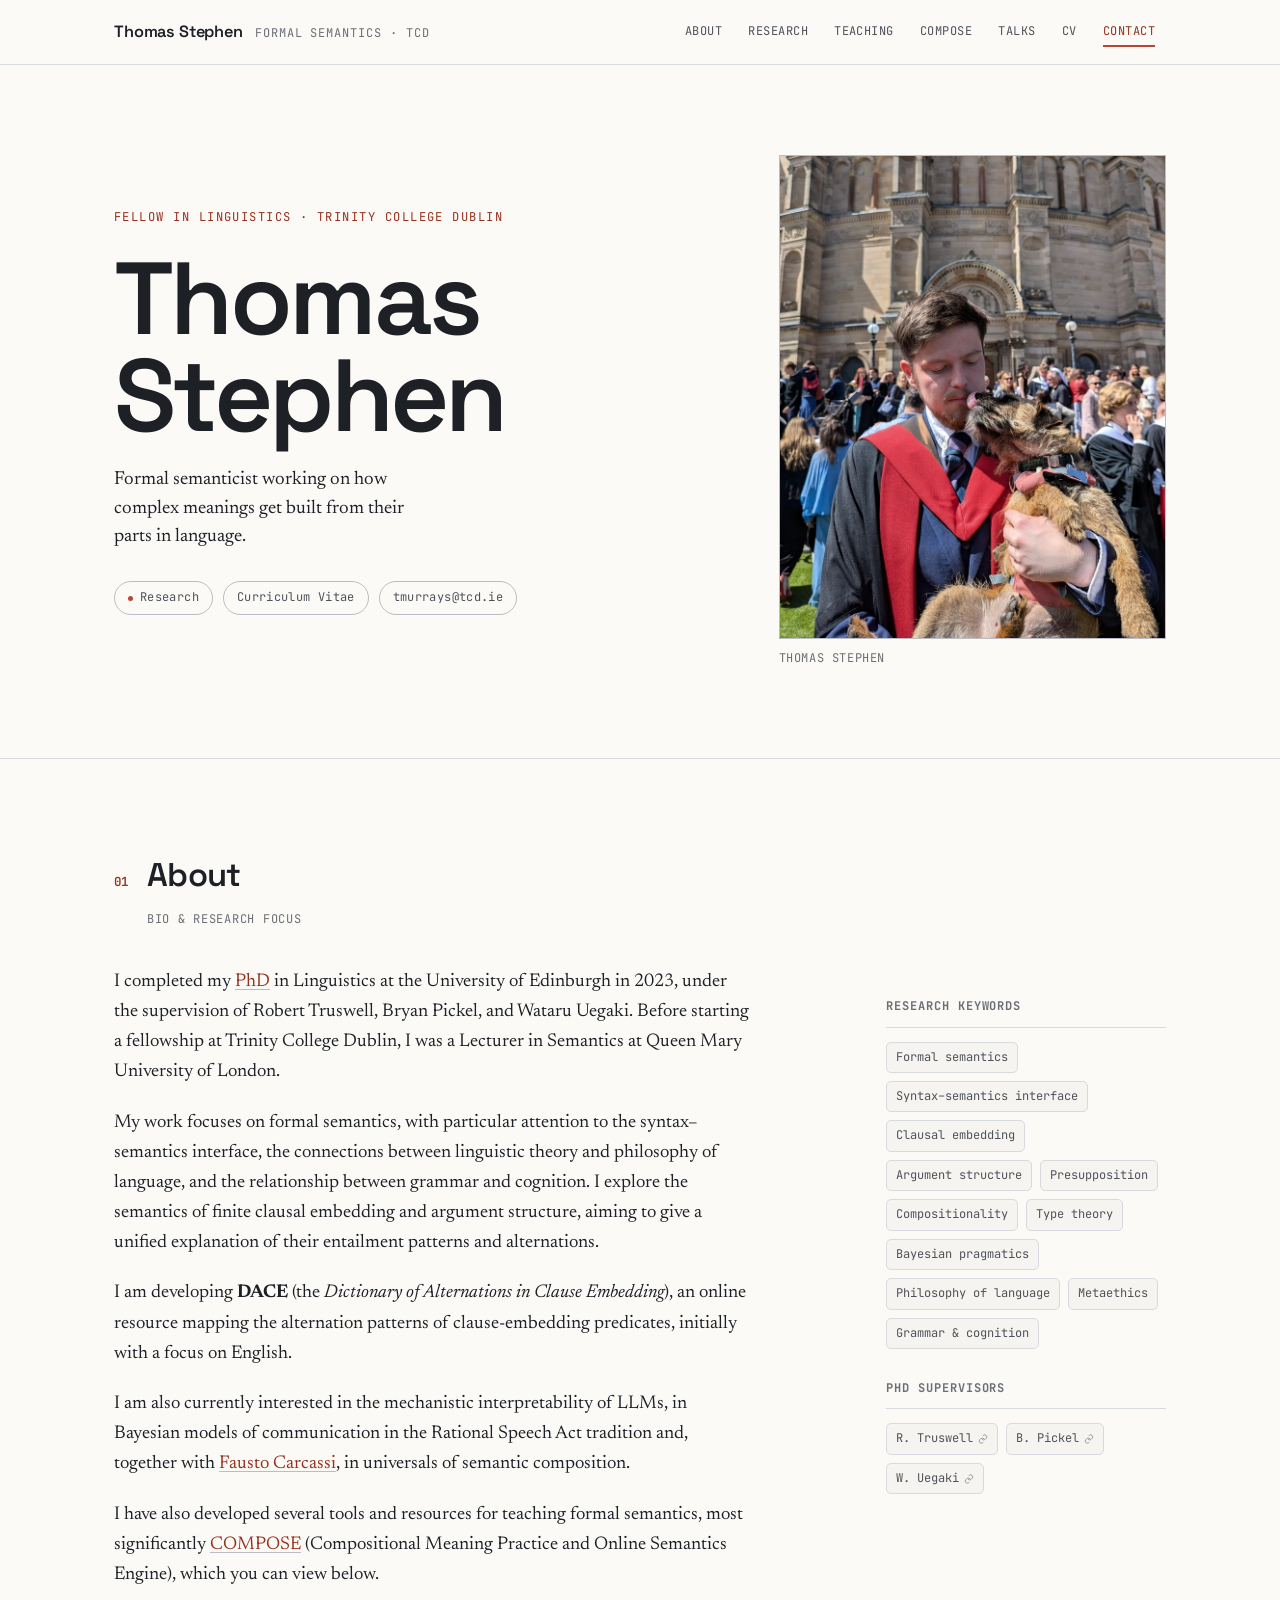
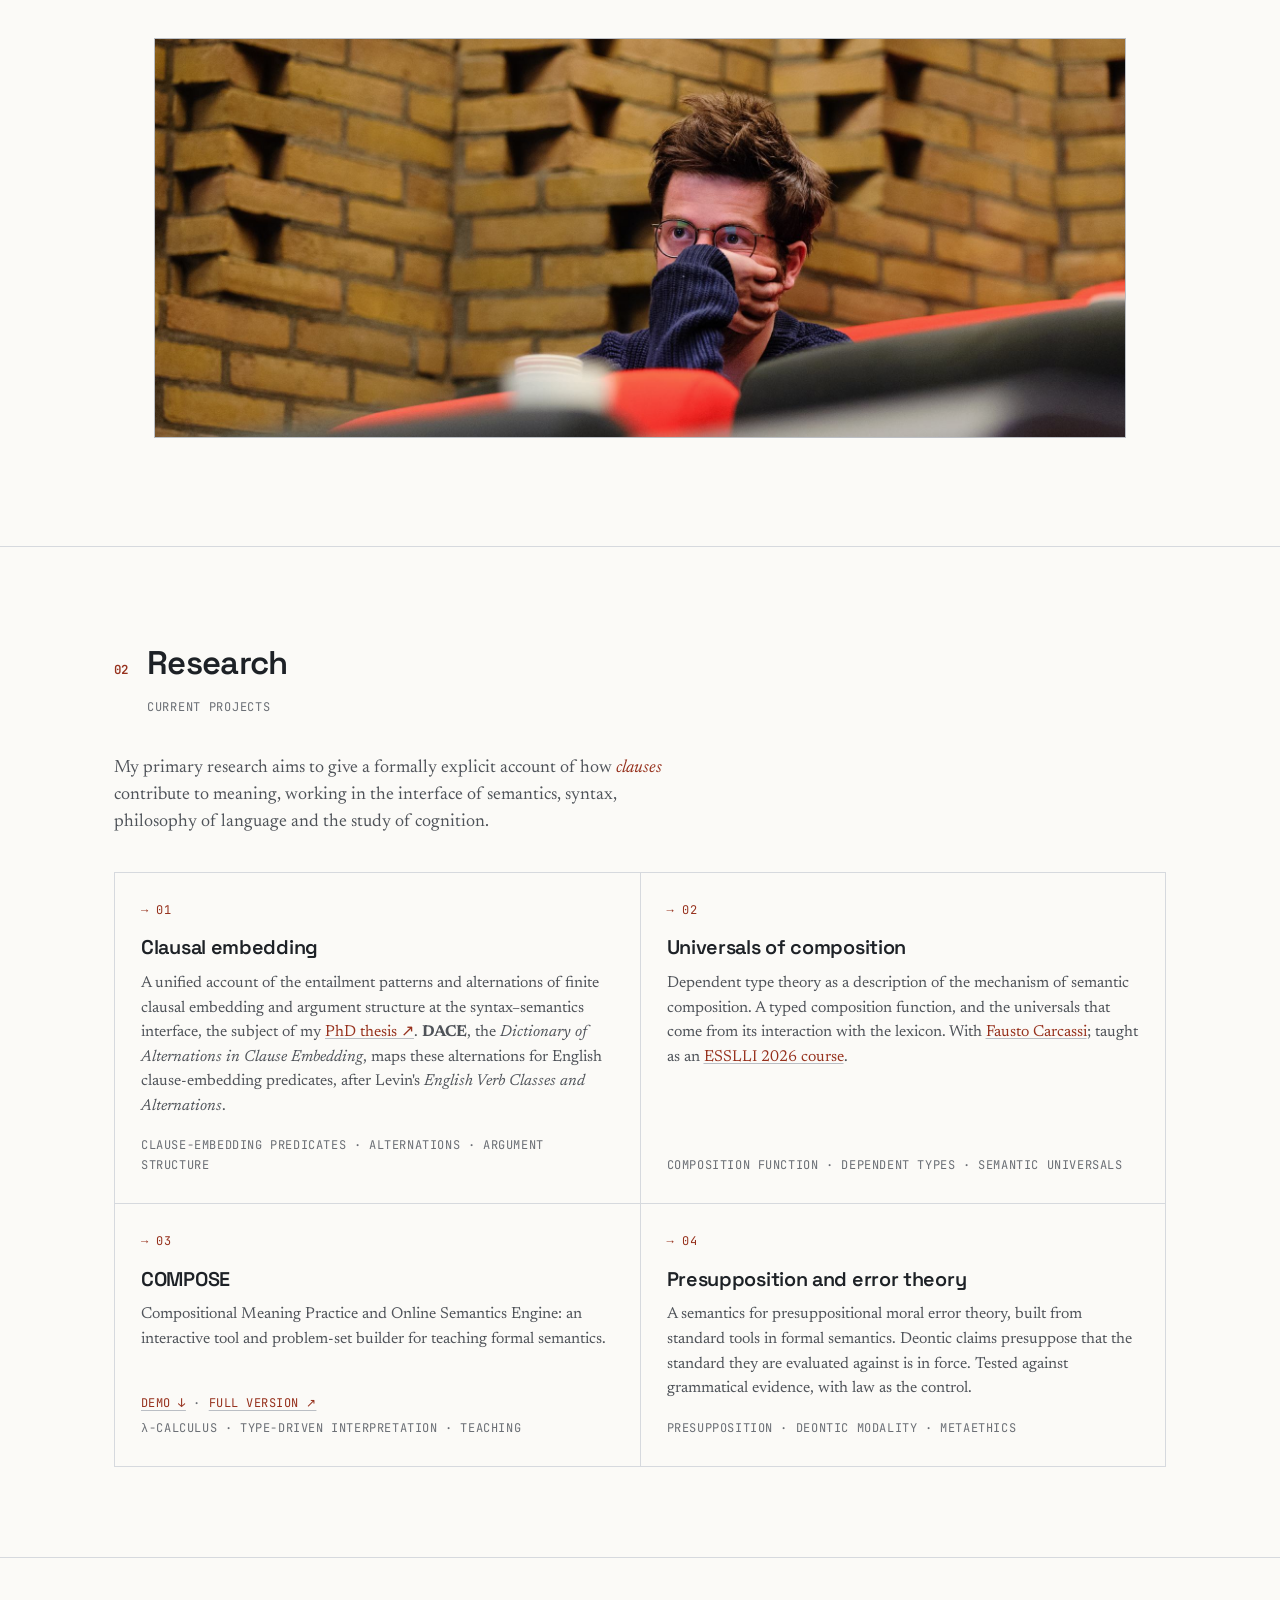
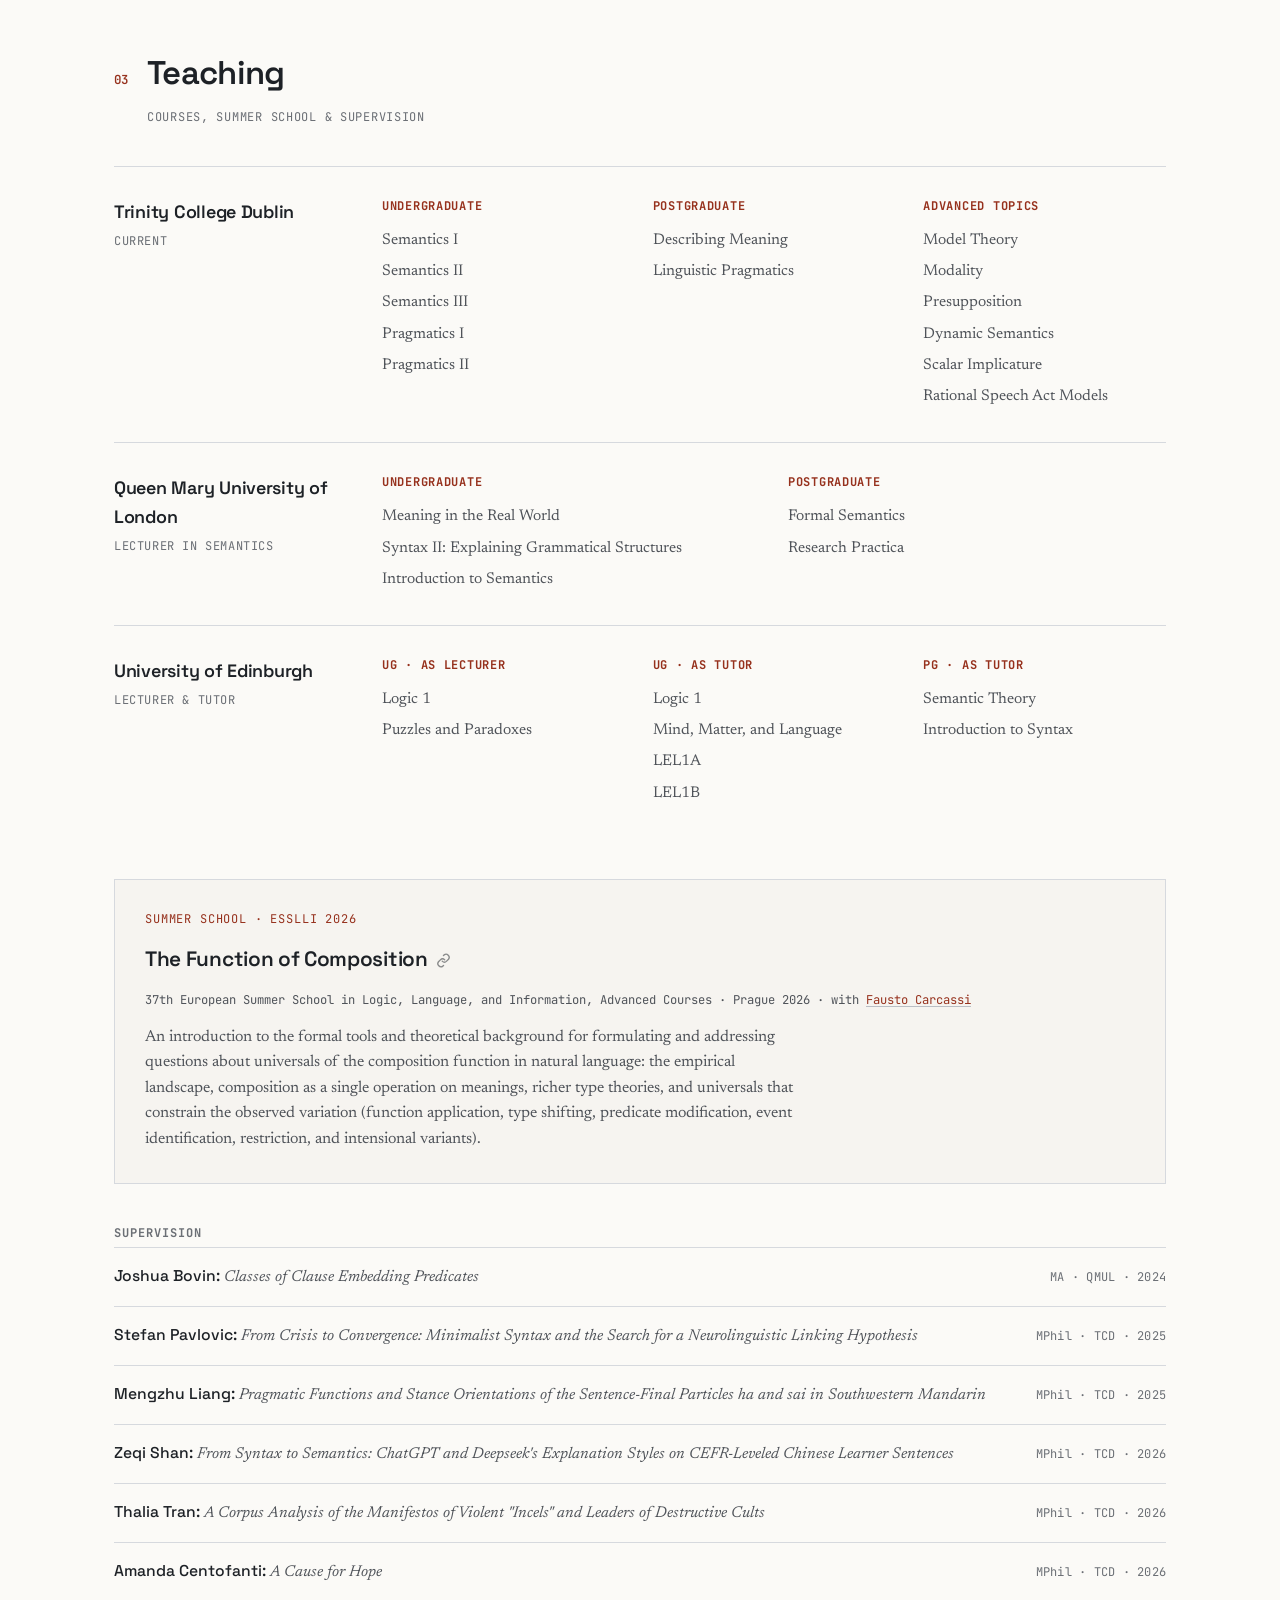
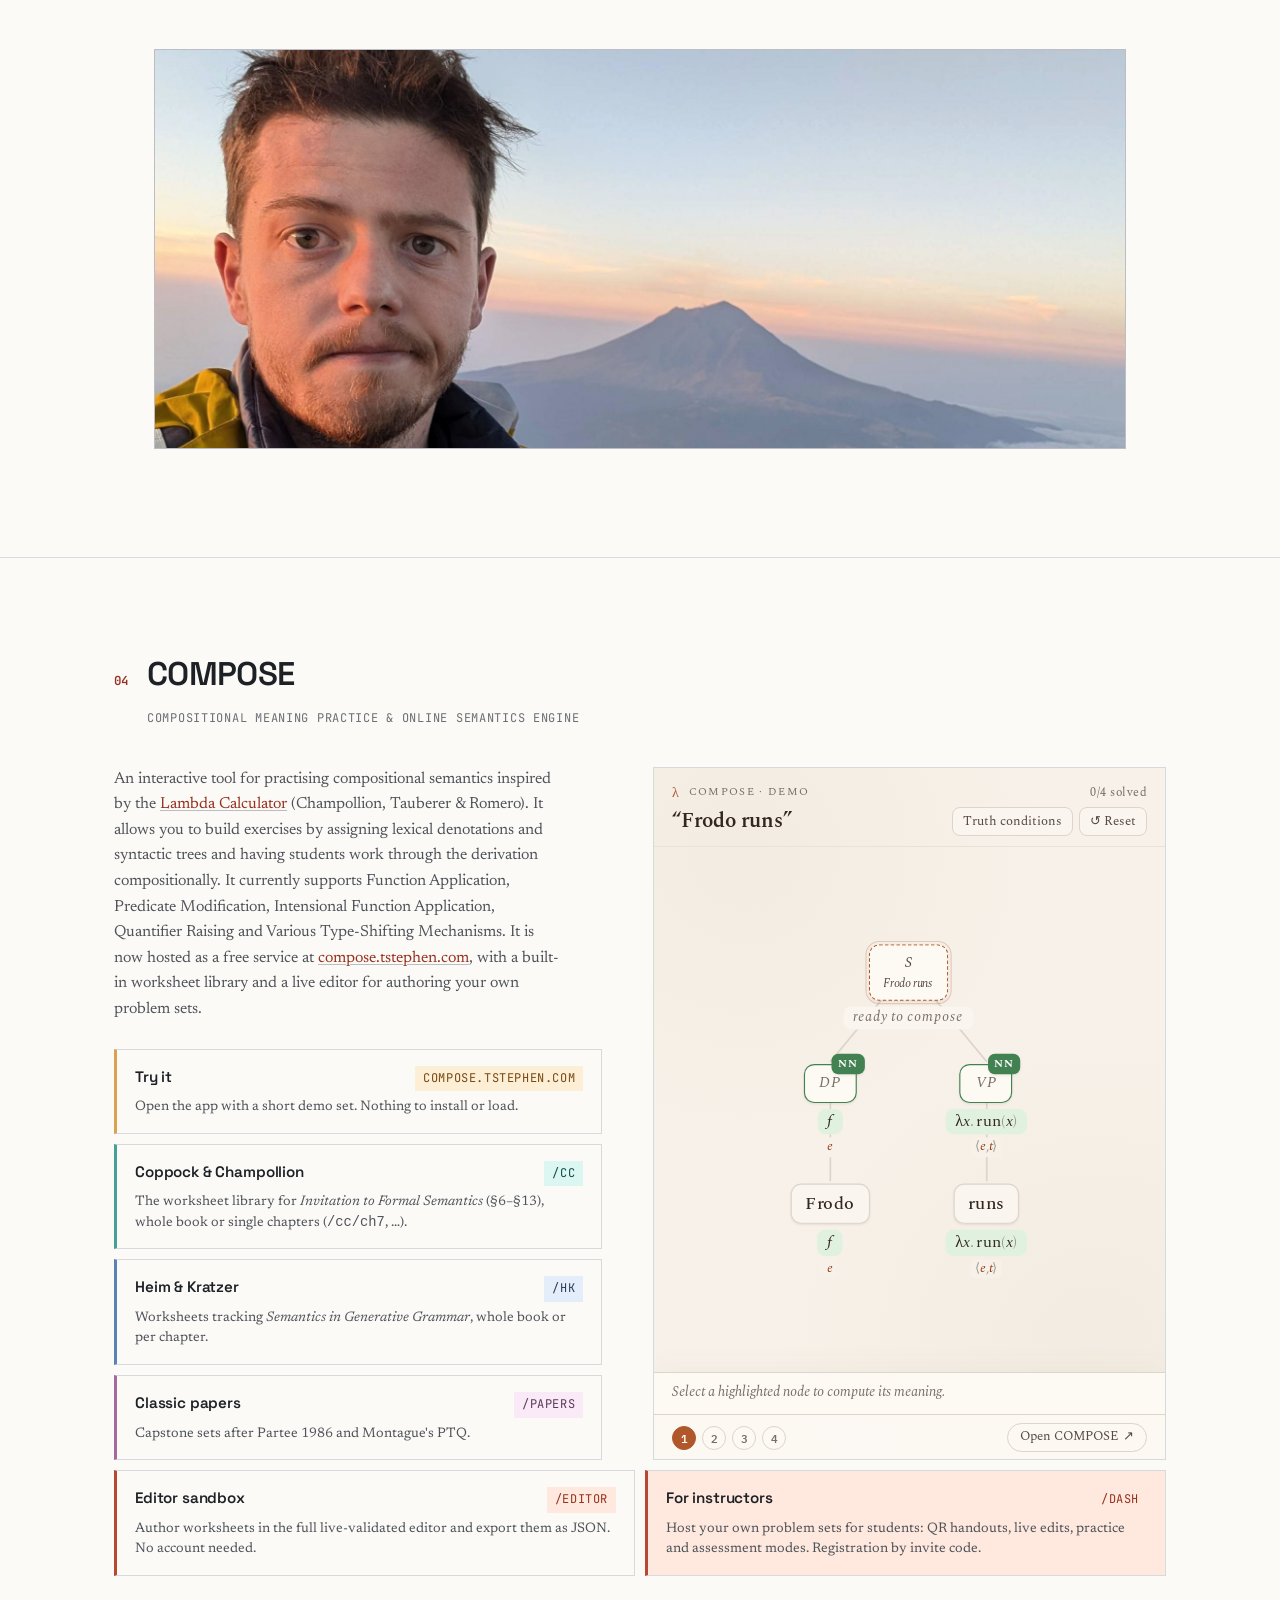
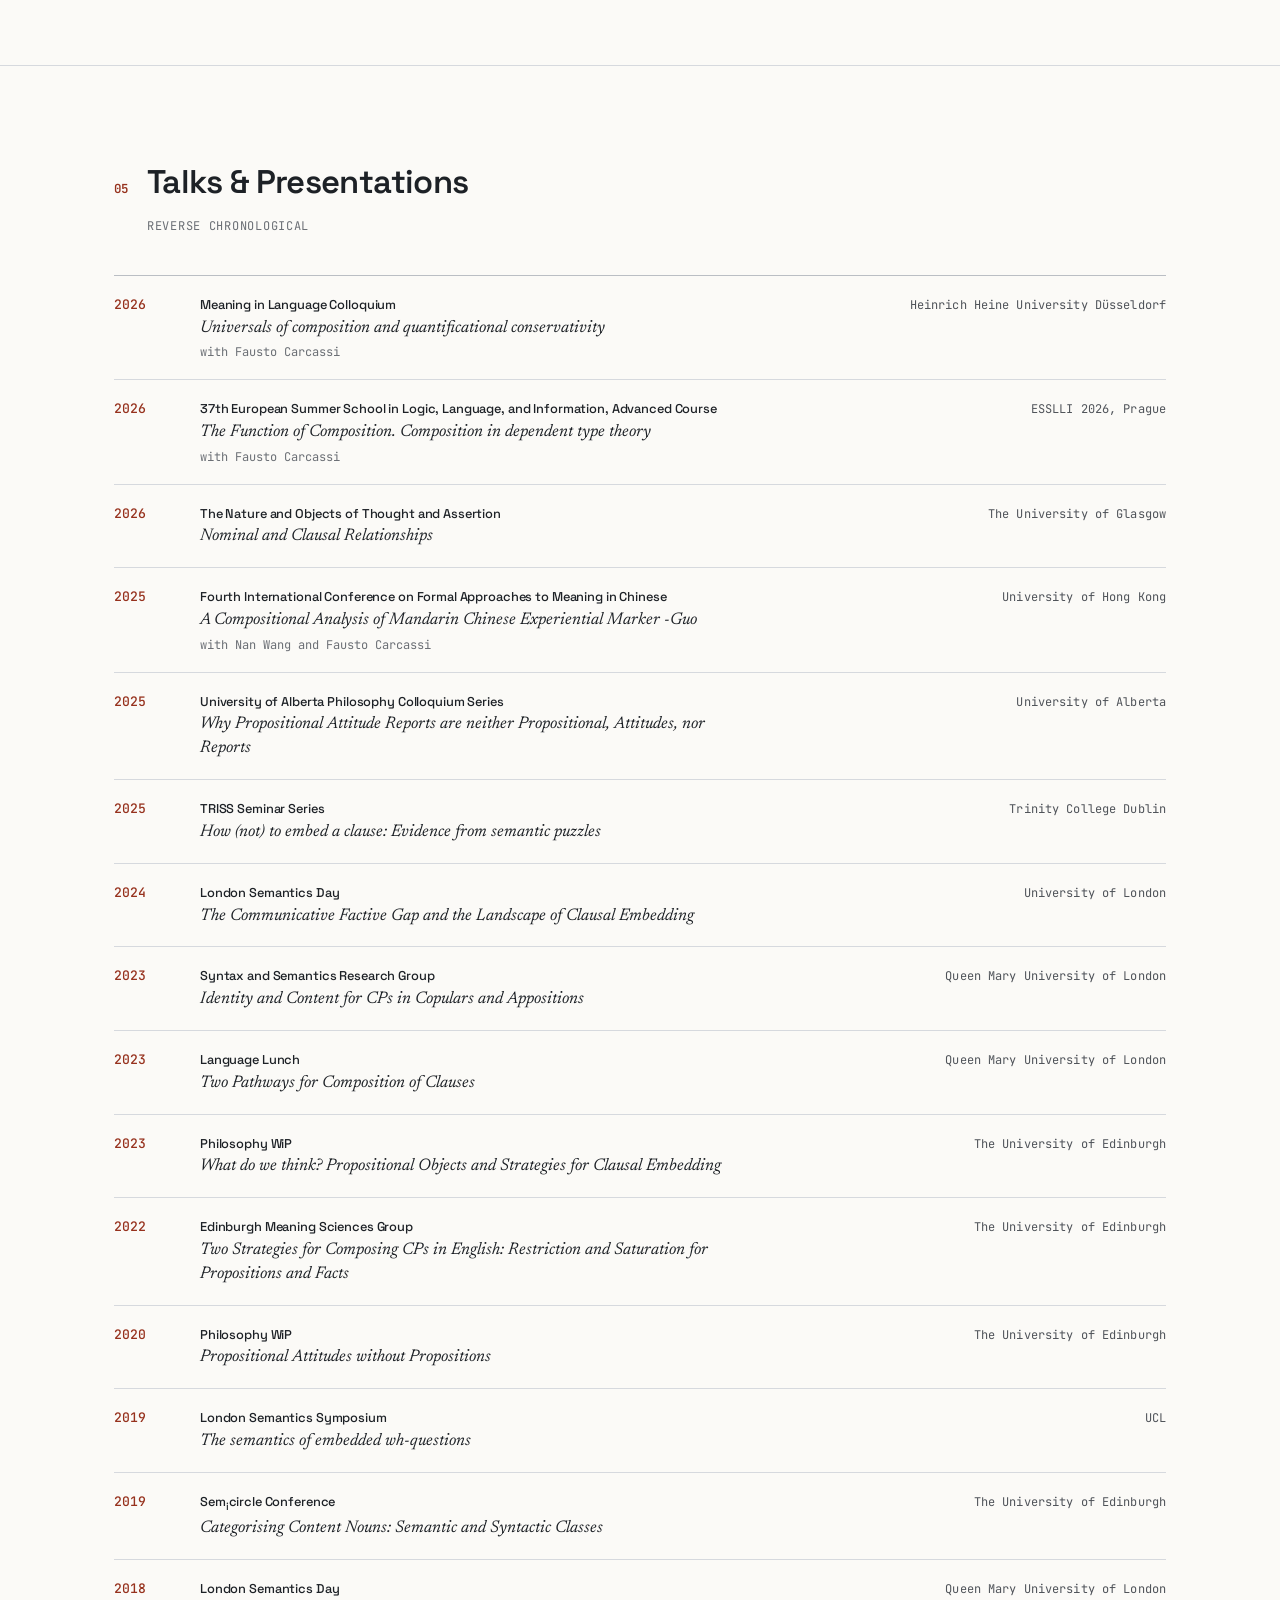
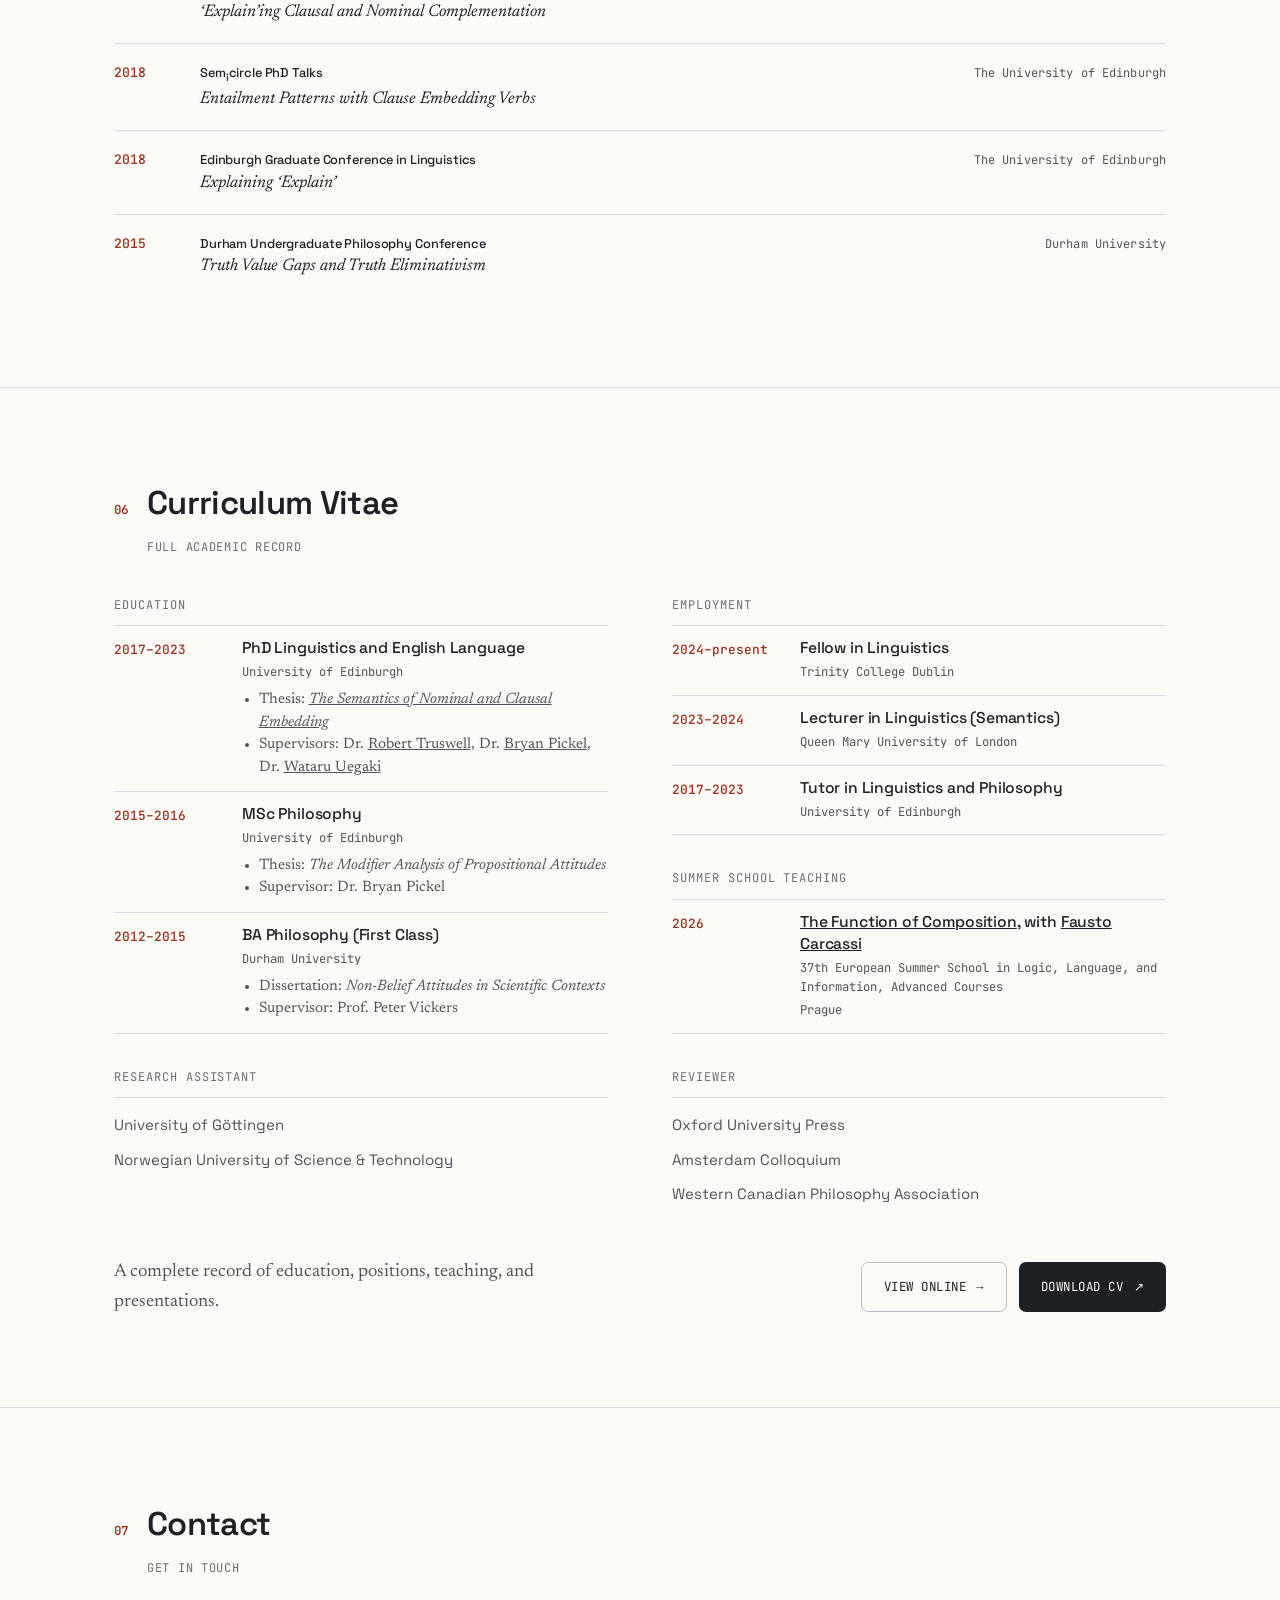
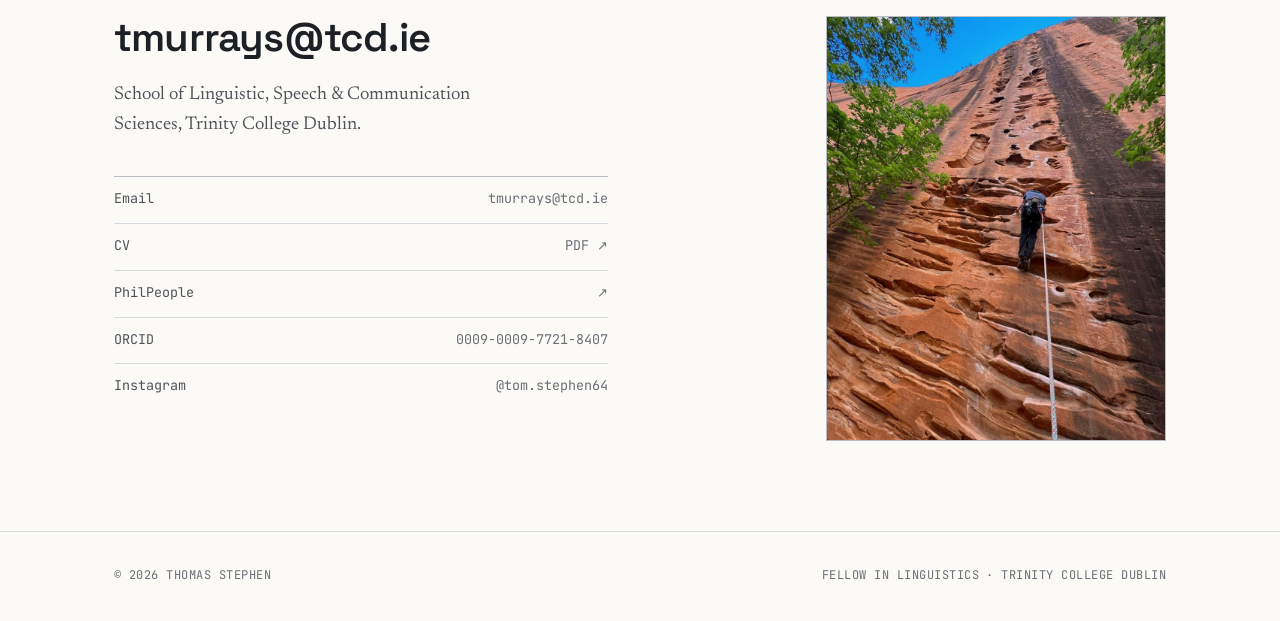
<file: index.html>
<!DOCTYPE html>
<html lang="en">
<head>
<meta charset="UTF-8">
<meta name="viewport" content="width=device-width, initial-scale=1.0">
<title>Thomas Stephen: Fellow in Linguistics, Trinity College Dublin</title>
<meta name="description" content="Thomas Stephen, Fellow in Linguistics at Trinity College Dublin, is a formal semanticist working on how complex meanings get built from their parts in language.">
<link rel="canonical" href="https://www.tstephen.com/">
<meta property="og:type" content="website">
<meta property="og:site_name" content="Thomas Stephen">
<meta property="og:title" content="Thomas Stephen: Fellow in Linguistics, Trinity College Dublin">
<meta property="og:description" content="Formal semanticist working on how complex meanings get built from their parts in language.">
<meta property="og:url" content="https://www.tstephen.com/">
<meta property="og:image" content="https://www.tstephen.com/images/preview.jpg">
<meta property="og:image:width" content="1200">
<meta property="og:image:height" content="630">
<meta property="og:image:alt" content="Thomas Stephen, Fellow in Linguistics, Trinity College Dublin">
<meta name="twitter:card" content="summary_large_image">
<link rel="icon" type="image/png" href="images/favicon.png">
<link rel="apple-touch-icon" href="images/apple-touch-icon.png">
<link rel="preload" href="fonts/newsreader-latin-opsz-normal.woff2" as="font" type="font/woff2" crossorigin>
<link rel="preload" href="fonts/space-grotesk-latin-wght-normal.woff2" as="font" type="font/woff2" crossorigin>
<link rel="stylesheet" href="fonts/fonts.css">
<style>
  :root{
    --paper: oklch(0.986 0.004 95);
    --paper-2: oklch(0.968 0.006 88);
    --ink: oklch(0.245 0.012 260);
    --ink-soft: oklch(0.44 0.012 260);
    --ink-faint: oklch(0.54 0.01 260);
    --rule: oklch(0.885 0.008 260);
    --rule-strong: oklch(0.8 0.01 260);
    --accent: oklch(0.55 0.15 33);
    --accent-deep: oklch(0.46 0.14 33);
    --accent-soft: oklch(0.95 0.03 45);
    --sans: "Space Grotesk", system-ui, sans-serif;
    --serif: "Newsreader", Georgia, serif;
    --mono: "JetBrains Mono", ui-monospace, monospace;
    --maxw: 1180px;
    --gutter: clamp(20px, 5vw, 64px);
  }
  *{box-sizing:border-box;}
  html{scroll-behavior:smooth;scroll-padding-top:84px;}
  /* keyword highlighting: the About keywords light up their parts of the page */
  .keys button.key{cursor:pointer;line-height:inherit;transition:background-color .16s,border-color .16s,color .16s;}
  .keys button.key:hover{border-color:var(--accent);color:var(--accent-deep);}
  .keys button.key[aria-pressed="true"]{background:var(--accent-deep);border-color:var(--accent-deep);color:var(--paper);}
  [data-kw]:not(.key), .proj > *{transition:opacity .25s;}
  body.kw-on [data-kw]:not(.key):not(.kw-hit):not(.proj), body.kw-on .band{opacity:.25;}
  body.kw-on .proj:not(.kw-hit) > *{opacity:.25;} /* cards keep their paper background over the grid */
  body.kw-on .kw-hit{--kw-tint:color-mix(in srgb, var(--accent) 9%, var(--paper));background-image:linear-gradient(var(--kw-tint),var(--kw-tint));}
  body.kw-on .proj.kw-hit, body.kw-on .feature.kw-hit, body.kw-on .cmp-grid.kw-hit{box-shadow:inset 3px 0 0 var(--accent);}
  body.kw-on .talk.kw-hit, body.kw-on .sup .row.kw-hit, body.kw-on .level li.kw-hit, body.kw-on .prose p.kw-hit,
  body.kw-on .res-lede.kw-hit{box-shadow:-10px 0 0 var(--kw-tint), 10px 0 0 var(--kw-tint), -12px 0 0 var(--accent);}
  .skip{position:absolute;left:12px;top:-64px;z-index:300;background:var(--ink);color:var(--paper);padding:10px 14px;
    border-radius:6px;font-family:var(--mono);font-size:0.8rem;letter-spacing:0.04em;text-decoration:none;}
  .skip:focus{top:12px;}
  a:focus-visible, button:focus-visible, iframe:focus-visible{outline:2px solid var(--accent-deep);outline-offset:3px;}
  @media (prefers-reduced-motion: reduce){
    html{scroll-behavior:auto;}
    *, *::before, *::after{transition:none !important;animation:none !important;}
  }
  body{
    margin:0;background:var(--paper);color:var(--ink);
    font-family:var(--serif);font-size:clamp(1.02rem,0.5vw + 0.95rem,1.16rem);
    line-height:1.62;-webkit-font-smoothing:antialiased;font-synthesis:none;
  }
  a{color:inherit;}
  ::selection{background:var(--accent-soft);}
  .wrap{max-width:var(--maxw);margin:0 auto;padding-inline:var(--gutter);}
  .mono{font-family:var(--mono);}

  /* ---- header ---- */
  header.site{
    position:sticky;top:0;z-index:50;background:color-mix(in oklab, var(--paper) 88%, transparent);
    backdrop-filter:blur(10px);border-bottom:1px solid var(--rule);
  }
  .bar{display:flex;align-items:center;justify-content:space-between;height:64px;}
  .brand{display:flex;align-items:baseline;gap:12px;text-decoration:none;}
  .brand b{font-family:var(--sans);font-weight:600;font-size:1.02rem;letter-spacing:-0.01em;}
  .brand .tag{font-family:var(--mono);font-size:0.75rem;letter-spacing:0.08em;text-transform:uppercase;color:var(--ink-faint);}
  nav.main{display:flex;gap:4px;align-items:center;}
  nav.main a{
    font-family:var(--mono);font-size:0.75rem;letter-spacing:0.04em;text-transform:uppercase;
    text-decoration:none;color:var(--ink-soft);padding:8px 11px;border-radius:6px;position:relative;
    transition:color .18s, background .18s;
  }
  nav.main a:hover{color:var(--ink);background:var(--paper-2);}
  nav.main a.active{color:var(--accent-deep);}
  nav.main a.active::before{content:"";position:absolute;left:11px;right:11px;bottom:3px;height:1.5px;background:var(--accent);}
  .navtoggle{display:none;font-family:var(--mono);font-size:0.75rem;letter-spacing:0.06em;text-transform:uppercase;
    border:1px solid var(--rule-strong);background:none;color:var(--ink);padding:8px 12px;border-radius:6px;cursor:pointer;}

  /* ---- section scaffolding ---- */
  section{padding-block:clamp(56px,7vw,104px);border-top:1px solid var(--rule);}
  section:first-of-type{border-top:none;}
  .sec-head{display:flex;align-items:baseline;gap:18px;margin-bottom:38px;}
  .sec-num{font-family:var(--mono);font-size:0.78rem;color:var(--accent-deep);font-weight:600;letter-spacing:0.04em;}
  .sec-title{font-family:var(--sans);font-weight:600;font-size:clamp(1.5rem,2.6vw,2.05rem);letter-spacing:-0.02em;margin:0;}
  .sec-title .sub{display:block;font-family:var(--mono);font-weight:400;font-size:0.75rem;letter-spacing:0.06em;
    text-transform:uppercase;color:var(--ink-faint);margin-top:8px;}

  /* ---- hero ---- */
  .hero{padding-top:clamp(48px,7vw,96px);}
  .hero-grid{display:grid;grid-template-columns:1.55fr 1fr;gap:clamp(28px,5vw,64px);align-items:center;}
  .eyebrow{font-family:var(--mono);font-size:0.76rem;letter-spacing:0.12em;text-transform:uppercase;color:var(--accent-deep);margin:0 0 22px;}
  h1.name{font-family:var(--sans);font-weight:600;letter-spacing:-0.035em;line-height:0.95;
    font-size:clamp(3rem,9vw,6.4rem);margin:0 0 22px;}
  .lede{font-size:clamp(1.18rem,1.4vw,1.42rem);line-height:1.5;color:var(--ink);max-width:30ch;margin:0 0 30px;}
  .lede em{font-style:italic;color:var(--accent-deep);}
  .hero-meta{display:flex;flex-wrap:wrap;gap:10px;}
  .chip{font-family:var(--mono);font-size:0.75rem;letter-spacing:0.03em;color:var(--ink-soft);
    border:1px solid var(--rule-strong);border-radius:999px;padding:6px 13px;text-decoration:none;
    display:inline-flex;align-items:center;gap:7px;transition:.18s;white-space:nowrap;}
  .chip:hover{border-color:var(--accent);color:var(--accent-deep);background:var(--accent-soft);}
  .chip .dot{width:5px;height:5px;border-radius:50%;background:var(--accent);}
  .portrait{position:relative;}
  .portrait .frame{aspect-ratio:4/5;border:1px solid var(--rule-strong);background:var(--paper-2);overflow:hidden;}
  .portrait img{width:100%;height:100%;object-fit:cover;display:block;filter:grayscale(0.12) contrast(1.02);}
  .portrait figcaption{font-family:var(--mono);font-size:0.75rem;letter-spacing:0.05em;text-transform:uppercase;
    color:var(--ink-faint);margin-top:10px;display:flex;justify-content:space-between;}

  /* ---- about ---- */
  .about-grid{display:grid;grid-template-columns:1fr 280px;gap:clamp(28px,5vw,72px);align-items:start;}
  .prose p{margin:0 0 1.1em;max-width:64ch;}
  .prose p:last-child{margin-bottom:0;}
  .prose a{color:var(--accent-deep);text-decoration:underline;text-underline-offset:3px;text-decoration-thickness:1px;text-decoration-color:var(--rule-strong);}
  .prose a:hover{text-decoration-color:var(--accent);}
  .aside{position:sticky;top:88px;}
  .aside h3{font-family:var(--mono);font-size:0.75rem;letter-spacing:0.08em;text-transform:uppercase;color:var(--ink-faint);
    margin:0 0 14px;padding-bottom:10px;border-bottom:1px solid var(--rule);}
  .keys{display:flex;flex-wrap:wrap;gap:8px;}
  .key{font-family:var(--mono);font-size:0.75rem;color:var(--ink-soft);background:var(--paper-2);border:1px solid var(--rule);
    border-radius:5px;padding:5px 9px;}
  a.keylink{text-decoration:none;display:inline-flex;align-items:center;gap:5px;transition:.16s;}
  a.keylink:hover{border-color:var(--accent);color:var(--accent-deep);background:var(--accent-soft);}
  a.keylink .lk{fill:none;stroke:currentColor;stroke-width:2.4;stroke-linecap:round;stroke-linejoin:round;opacity:0.55;}
  a.keylink:hover .lk{opacity:1;}
  .aside + .aside, .aside .blk{margin-top:30px;}

  /* ---- research / projects ---- */
  .projects{display:grid;grid-template-columns:1fr;gap:1px;background:var(--rule);
    border:1px solid var(--rule);}
  @media (min-width: 620px){ /* four cards: two by two */
    .projects{grid-template-columns:repeat(2,1fr);}
    .proj:last-child:nth-child(odd){grid-column:1 / -1;}
  }
  .proj{background:var(--paper);padding:28px 26px;display:flex;flex-direction:column;min-height:230px;transition:background .2s;}
  .proj:hover{background:var(--paper-2);}
  .proj .pn{font-family:var(--mono);font-size:0.75rem;color:var(--accent-deep);letter-spacing:0.05em;margin-bottom:16px;}
  .proj h3{font-family:var(--sans);font-weight:600;font-size:1.24rem;letter-spacing:-0.015em;margin:0 0 12px;line-height:1.15;}
  .proj p{font-size:0.99rem;line-height:1.55;color:var(--ink-soft);margin:0;}
  .proj p a{color:var(--accent-deep);text-decoration:underline;text-underline-offset:2px;text-decoration-color:var(--rule-strong);}
  .proj p a:hover{text-decoration-color:var(--accent);}
  .proj .stat{margin-top:auto;padding-top:18px;font-family:var(--mono);font-size:0.75rem;letter-spacing:0.05em;
    text-transform:uppercase;color:var(--ink-faint);}

  /* ---- talks table ---- */
  .talks{display:flex;flex-direction:column;}
  .talk{display:grid;grid-template-columns:64px 1fr 0.7fr;gap:22px;align-items:baseline;
    padding:18px 0;border-top:1px solid var(--rule);}
  .talk:first-child{border-top:1px solid var(--rule-strong);}
  .talk .yr{font-family:var(--mono);font-size:0.82rem;color:var(--accent-deep);font-weight:500;}
  .talk .tt{font-family:var(--serif);font-style:italic;font-size:1.06rem;line-height:1.4;}
  .talk .tt .ev{display:block;font-style:normal;font-family:var(--sans);font-size:0.8rem;font-weight:500;
    letter-spacing:-0.01em;color:var(--ink);margin-bottom:3px;}
  .talk .tt .co{font-style:normal;font-family:var(--mono);font-size:0.75rem;color:var(--ink-faint);display:block;margin-top:4px;}
  .talk .vn{font-family:var(--mono);font-size:0.75rem;color:var(--ink-soft);letter-spacing:0.01em;text-align:right;}
  /* ---- short cv (section 07; generated from cv/cv.yml) ---- */
  .cvs{display:grid;grid-template-columns:1fr 1fr;gap:28px clamp(28px,5vw,64px);margin-bottom:46px;}
  .cvs h3{font-family:var(--mono);font-weight:400;font-size:0.75rem;letter-spacing:0.08em;text-transform:uppercase;color:var(--ink-faint);
    margin:0;padding-bottom:10px;border-bottom:1px solid var(--rule);}
  .cvs h3:not(:first-child){margin-top:34px;}
  .cvs-row{display:grid;grid-template-columns:112px 1fr;gap:16px;padding:12px 0;border-bottom:1px solid var(--rule);}
  .cvs-row .when{font-family:var(--mono);font-size:0.8rem;color:var(--accent-deep);font-weight:500;padding-top:2px;}
  .cvs-row .what{font-family:var(--sans);font-weight:500;font-size:0.98rem;letter-spacing:-0.01em;line-height:1.4;}
  .cvs-row .where{font-family:var(--mono);font-size:0.76rem;color:var(--ink-soft);margin-top:3px;}
  .cvs-row .notes{margin:6px 0 0;padding-left:1.1em;color:var(--ink-soft);font-size:0.94rem;line-height:1.5;}
  .cvs-list{list-style:none;margin:10px 0 0;padding:0;}
  .cvs-list li{font-family:var(--sans);font-size:0.94rem;padding:5px 0;color:var(--ink-soft);}

  /* ---- teaching ---- */
  .teach-inst{padding:30px 0;border-top:1px solid var(--rule);display:grid;grid-template-columns:240px 1fr;gap:28px;}
  .teach-inst:first-of-type{border-top:none;padding-top:0;}
  .teach-inst .inst{font-family:var(--sans);font-weight:600;font-size:1.12rem;letter-spacing:-0.015em;}
  .teach-inst .inst h3{font:inherit;letter-spacing:inherit;margin:0;}
  .teach-inst .inst span{display:block;font-family:var(--mono);font-weight:400;font-size:0.75rem;letter-spacing:0.05em;
    text-transform:uppercase;color:var(--ink-faint);margin-top:6px;}
  .levels{display:grid;grid-template-columns:repeat(auto-fit,minmax(180px,1fr));gap:22px 28px;}
  .level h4{font-family:var(--mono);font-size:0.75rem;letter-spacing:0.06em;text-transform:uppercase;color:var(--accent-deep);margin:0 0 9px;}
  .level ul{list-style:none;margin:0;padding:0;}
  .level li{font-size:0.97rem;padding:3px 0;color:var(--ink-soft);}
  .feature{margin-top:40px;background:var(--paper-2);border:1px solid var(--rule);padding:30px 30px;display:grid;
    grid-template-columns:1fr;gap:14px;}
  .feature .ftag{font-family:var(--mono);font-size:0.75rem;letter-spacing:0.07em;text-transform:uppercase;color:var(--accent-deep);}
  .feature h3{font-family:var(--sans);font-weight:600;font-size:1.3rem;letter-spacing:-0.015em;margin:0;}
  .feature h3 .feat-link{color:inherit;text-decoration:none;display:inline-flex;align-items:center;gap:8px;transition:color .16s;}
  .feature h3 .feat-link:hover{color:var(--accent-deep);}
  .feature h3 .feat-link .lk{fill:none;stroke:currentColor;stroke-width:2.2;stroke-linecap:round;stroke-linejoin:round;opacity:0.5;}
  .feature h3 .feat-link:hover .lk{opacity:1;}
  .feature .meta a{color:var(--accent-deep);text-decoration:underline;text-underline-offset:2px;text-decoration-color:var(--rule-strong);}
  .feature .meta a:hover{text-decoration-color:var(--accent);}
  .feature .meta{font-family:var(--mono);font-size:0.76rem;color:var(--ink-soft);}
  .feature p{margin:0;font-size:1.0rem;line-height:1.6;color:var(--ink-soft);max-width:72ch;}
  .sup{margin-top:40px;}
  .sup h3{font-family:var(--mono);font-size:0.75rem;letter-spacing:0.08em;text-transform:uppercase;color:var(--ink-faint);
    margin:0 0 4px;}
  .sup .row{display:grid;grid-template-columns:1fr auto;gap:20px;align-items:baseline;padding:14px 0;border-top:1px solid var(--rule);}
  .sup .row .who{font-family:var(--sans);font-weight:500;font-size:0.98rem;}
  .sup .row .ti{font-style:italic;color:var(--ink-soft);font-size:0.98rem;}
  .sup .row .deg{font-family:var(--mono);font-size:0.75rem;color:var(--ink-faint);text-align:right;white-space:nowrap;letter-spacing:0.02em;}

  /* ---- cv + contact ---- */
  .cv-row{display:flex;flex-wrap:wrap;align-items:center;gap:24px;justify-content:space-between;}
  .cv-row p{margin:0;max-width:46ch;color:var(--ink-soft);}
  .cv-btns{display:flex;flex-wrap:wrap;gap:12px;}
  .btn{font-family:var(--mono);font-size:0.78rem;letter-spacing:0.04em;text-transform:uppercase;text-decoration:none;
    background:var(--ink);color:var(--paper);padding:14px 22px;border-radius:7px;display:inline-flex;gap:10px;align-items:center;
    transition:.18s;white-space:nowrap;}
  .btn:hover{background:var(--accent-deep);}
  .btn .ar{transition:transform .2s;}
  .btn:hover .ar{transform:translateX(3px) translateY(-3px);}
  .contact-grid{display:grid;grid-template-columns:1fr 1fr;gap:clamp(28px,5vw,64px);align-items:start;}
  .contact-photo{width:100%;max-width:340px;justify-self:end;}
  .bigmail{font-family:var(--sans);font-weight:600;letter-spacing:-0.02em;font-size:clamp(1.5rem,3.6vw,2.5rem);
    text-decoration:none;color:var(--ink);display:inline-block;line-height:1.1;}
  .bigmail:hover{color:var(--accent-deep);}
  .links{display:flex;flex-direction:column;gap:2px;}
  .links a{font-family:var(--mono);font-size:0.84rem;text-decoration:none;color:var(--ink-soft);
    padding:11px 0;border-top:1px solid var(--rule);display:flex;justify-content:space-between;align-items:center;transition:.18s;}
  .links a:first-child{border-top:1px solid var(--rule-strong);}
  .links a:hover{color:var(--accent-deep);padding-left:8px;}
  .links a .ext{color:var(--ink-faint);}

  footer{border-top:1px solid var(--rule);padding-block:34px;}
  .foot{display:flex;flex-wrap:wrap;gap:14px;justify-content:space-between;align-items:center;
    font-family:var(--mono);font-size:0.75rem;letter-spacing:0.04em;color:var(--ink-faint);text-transform:uppercase;}

  /* ---- about band image ---- */
  .band{margin-top:48px;}
  .band img{width:100%;height:clamp(220px,32vw,400px);object-fit:cover;object-position:center 40%;display:block;
    border:1px solid var(--rule-strong);filter:grayscale(0.08) contrast(1.02);}
  .band figcaption{font-family:var(--mono);font-size:0.75rem;letter-spacing:0.05em;text-transform:uppercase;
    color:var(--ink-faint);margin-top:10px;display:flex;justify-content:space-between;}

  /* ---- research intro + cube ---- */
  .res-intro{display:grid;grid-template-columns:1fr 280px;gap:clamp(28px,5vw,64px);align-items:center;margin-bottom:40px;}
  .res-intro .res-lead p{font-family:var(--serif);font-size:clamp(1.16rem,1.6vw,1.48rem);line-height:1.45;margin:0;max-width:32ch;}
  .res-intro .res-lead em{font-style:italic;color:var(--accent-deep);}
  .cube-fig{margin:0;}
  .cube-fig svg{width:100%;height:auto;display:block;overflow:visible;}
  .cube-fig .bk{stroke:var(--rule-strong);stroke-width:1.4;fill:none;}
  .cube-fig .fr{stroke:var(--ink);stroke-width:1.6;fill:none;}
  .cube-fig .nf{fill:var(--paper);stroke:var(--ink);stroke-width:1.6;}
  .cube-fig .nb{fill:var(--paper);stroke:var(--rule-strong);stroke-width:1.4;}
  .cube-fig text{fill:var(--accent-deep);font-family:var(--mono);font-size:13px;}
  .cube-fig figcaption{font-family:var(--mono);font-size:0.75rem;letter-spacing:0.05em;text-transform:uppercase;
    color:var(--ink-faint);margin-top:10px;text-align:right;}

  /* ---- resources ---- */
  .res-groups{display:flex;flex-direction:column;gap:46px;}
  .res-feature{display:grid;grid-template-columns:1fr 1fr;border:1px solid var(--rule);overflow:hidden;}
  .res-feature .rf-text{padding:34px 32px;display:flex;flex-direction:column;gap:15px;align-items:flex-start;}
  .res-feature .pn{font-family:var(--mono);font-size:0.75rem;letter-spacing:0.06em;text-transform:uppercase;color:var(--accent-deep);}
  .res-feature h3{font-family:var(--sans);font-weight:600;font-size:1.5rem;letter-spacing:-0.02em;margin:0;line-height:1.1;}
  .res-feature p{margin:0;color:var(--ink-soft);font-size:1.0rem;line-height:1.55;}
  .res-feature .rf-media{min-height:240px;border-left:1px solid var(--rule);display:flex;align-items:center;justify-content:center;}
  .res-block h4{font-family:var(--mono);font-size:0.75rem;letter-spacing:0.07em;text-transform:uppercase;color:var(--ink-faint);
    margin:0 0 16px;padding-bottom:12px;border-bottom:1px solid var(--rule-strong);}
  .res-note{font-size:0.98rem;color:var(--ink-soft);margin:-4px 0 18px;max-width:62ch;}
  .res-note a{color:var(--accent-deep);text-decoration:underline;text-underline-offset:3px;text-decoration-color:var(--rule-strong);}
  .res-note a:hover{text-decoration-color:var(--accent);}
  .dl-list{display:flex;flex-direction:column;}
  .dl{display:flex;justify-content:space-between;align-items:center;gap:18px;padding:16px 0;border-top:1px solid var(--rule);
    text-decoration:none;color:var(--ink);transition:.16s;}
  .dl:first-child{border-top:none;}
  .dl:hover{padding-left:10px;color:var(--accent-deep);}
  .dl .nm{font-family:var(--serif);font-size:1.06rem;}
  .dl .nm small{display:block;font-family:var(--mono);font-size:0.75rem;color:var(--ink-faint);text-transform:uppercase;
    letter-spacing:0.04em;margin-top:4px;}
  .dl:hover .nm small{color:var(--ink-soft);}
  .dl .ty{font-family:var(--mono);font-size:0.75rem;color:var(--ink-faint);white-space:nowrap;}
  .vid-grid{display:grid;grid-template-columns:repeat(auto-fit,minmax(220px,1fr));gap:18px;}
  .vid{text-decoration:none;color:var(--ink);display:flex;flex-direction:column;gap:11px;transition:transform .18s;}
  .vid:hover{transform:translateY(-3px);}
  .vid .vthumb{aspect-ratio:16/9;border:1px solid var(--rule-strong);display:flex;align-items:center;justify-content:center;}
  .vid:hover .vthumb{border-color:var(--accent);}
  .vid .play{width:48px;height:48px;border-radius:50%;border:1.5px solid var(--accent);color:var(--accent-deep);
    display:flex;align-items:center;justify-content:center;font-size:0.85rem;background:var(--paper);padding-left:3px;}
  .vid .vt{font-family:var(--sans);font-weight:500;font-size:0.99rem;letter-spacing:-0.01em;}
  .vid .vd{font-family:var(--mono);font-size:0.75rem;color:var(--ink-faint);text-transform:uppercase;letter-spacing:0.04em;}
  /* ---- research lede ---- */
  .res-lede{font-family:var(--serif);font-size:clamp(1.1rem,1.4vw,1.36rem);line-height:1.5;margin:0 0 36px;max-width:58ch;color:var(--ink-soft);}
  .res-lede em{font-style:italic;color:var(--accent-deep);}

  /* ---- compose standalone section ---- */
  .cmp-grid{display:grid;grid-template-columns:1fr 1.05fr;gap:clamp(24px,4vw,52px);align-items:start;}
  .cmp-intro{font-size:1.0rem;line-height:1.6;color:var(--ink-soft);margin:0 0 26px;max-width:50ch;}
  .cmp-intro a{color:var(--accent-deep);text-decoration:underline;text-underline-offset:2px;text-decoration-color:var(--rule-strong);}
  .cmp-intro a:hover{text-decoration-color:var(--accent);}
  .cmp-versions{display:flex;flex-direction:column;gap:10px;}
  .cmpv{display:block;padding:15px 18px;text-decoration:none;color:var(--ink);background:var(--paper);
    border:1px solid var(--rule);border-left:3px solid var(--c,var(--rule-strong));
    transition:background .16s,border-color .16s;}
  .cmpv:hover{background:var(--cs,var(--paper-2));border-color:var(--c,var(--rule-strong));}
  .cmpv-head{display:flex;justify-content:space-between;align-items:baseline;gap:12px;margin-bottom:6px;}
  .cmpv-name{font-family:var(--sans);font-weight:600;font-size:0.95rem;letter-spacing:-0.01em;}
  .cmpv-path{font-family:var(--mono);font-size:0.75rem;letter-spacing:0.05em;text-transform:uppercase;
    color:var(--cd,var(--ink-faint));background:var(--cs,var(--paper-2));padding:3px 8px;white-space:nowrap;
    transition:background .16s;}
  .cmpv:hover .cmpv-path{background:var(--paper);}
  .cmpv-desc{font-size:0.86rem;line-height:1.5;color:var(--ink-soft);margin:0;}
  .cmpv-desc a{color:var(--accent-deep);text-decoration:underline;text-underline-offset:2px;}
  .cmpv-desc em{font-style:italic;}
  .cmp-author{display:grid;grid-template-columns:1fr 1fr;gap:10px;margin-top:10px;}
  .cmpv-cta{background:var(--accent-soft);}
  .cmpv-cta:hover{background:oklch(0.92 0.045 45);}
  .cmp-col-demo{align-self:stretch;min-height:520px;border:1px solid var(--rule);overflow:hidden;}
  .cmp-iframe{width:100%;height:100%;border:0;display:block;}

  /* ---- research stat anchor ---- */
  .proj .stat a.stat-anchor{color:var(--accent-deep);text-decoration:underline;text-underline-offset:3px;
    text-decoration-color:var(--rule-strong);font-family:var(--mono);font-size:0.75rem;
    letter-spacing:0.04em;text-transform:uppercase;}
  .proj .stat a.stat-anchor:hover{text-decoration-color:var(--accent);}
  .kripke-preview{border-left:1px solid var(--rule);background:var(--paper-2);padding:0;overflow:hidden;cursor:pointer;border:none;}
  .kripke-preview:hover{filter:brightness(0.97);}

  /* ---- ghost button + pdf trigger ---- */
  .btn.ghost{background:none;color:var(--ink);border:1px solid var(--rule-strong);}
  .btn.ghost:hover{background:var(--paper-2);border-color:var(--accent);color:var(--accent-deep);}
  button.btn{cursor:pointer;font-family:var(--mono);}
  .pdf-trigger{border:none;border-left:1px solid var(--rule);cursor:pointer;color:inherit;width:100%;
    transition:background .2s;}
  .pdf-trigger:hover{filter:brightness(0.985);}
  .pdf-trigger:hover .lbl{border-color:var(--accent);color:var(--accent-deep);}

  /* ---- pdf modal ---- */
  .pdf-modal{position:fixed;inset:0;z-index:200;display:none;}
  .pdf-modal.open{display:block;}
  .pdf-modal-backdrop{position:absolute;inset:0;background:oklch(0.2 0.01 260 / 0.62);backdrop-filter:blur(3px);}
  .pdf-modal-panel{position:absolute;inset:clamp(16px,4vw,56px);background:var(--paper);border:1px solid var(--rule-strong);
    border-radius:10px;display:flex;flex-direction:column;overflow:hidden;box-shadow:0 30px 80px oklch(0.2 0.02 260 / 0.35);}
  .pdf-modal-bar{display:flex;align-items:center;justify-content:space-between;gap:16px;padding:13px 18px;
    border-bottom:1px solid var(--rule);background:var(--paper-2);}
  .pmb-title{font-family:var(--sans);font-weight:600;font-size:0.98rem;letter-spacing:-0.01em;}
  .pmb-actions{display:flex;align-items:center;gap:8px;}
  .pmb-dl{font-family:var(--mono);font-size:0.75rem;letter-spacing:0.03em;text-transform:uppercase;text-decoration:none;
    color:var(--ink);border:1px solid var(--rule-strong);border-radius:6px;padding:8px 13px;transition:.16s;display:inline-flex;gap:7px;}
  .pmb-dl:hover{border-color:var(--accent);color:var(--accent-deep);background:var(--paper);}
  .pmb-close{font-family:var(--mono);font-size:0.9rem;line-height:1;border:1px solid var(--rule-strong);background:none;
    color:var(--ink);width:34px;height:34px;border-radius:6px;cursor:pointer;transition:.16s;}
  .pmb-close:hover{border-color:var(--accent);color:var(--accent-deep);}
  .pdf-modal-body{flex:1;min-height:0;background:oklch(0.3 0.01 260);}
  .pdf-modal-body iframe{width:100%;height:100%;border:0;display:block;}
  .ph{background:repeating-linear-gradient(135deg, var(--paper-2), var(--paper-2) 10px, var(--paper) 10px, var(--paper) 20px);}
  .ph .lbl{font-family:var(--mono);font-size:0.75rem;letter-spacing:0.06em;text-transform:uppercase;color:var(--ink-faint);
    background:var(--paper);padding:5px 10px;border:1px solid var(--rule);border-radius:4px;}

  /* ---- pdf embed ---- */
  .pdf-embed{margin-top:30px;border:1px solid var(--rule-strong);background:var(--paper-2);}
  .pdf-embed object{display:block;}
  .pdf-fallback{padding:64px 30px;text-align:center;font-family:var(--mono);font-size:0.82rem;color:var(--ink-soft);line-height:1.7;}
  .pdf-fallback code{background:var(--paper);padding:2px 6px;border:1px solid var(--rule);border-radius:4px;}
  .pdf-fallback a{color:var(--accent-deep);}

  /* ---- responsive ---- */
  @media (max-width: 900px){
    .res-intro{grid-template-columns:1fr;}
    .cube-fig{max-width:300px;}
    .res-feature{grid-template-columns:1fr;}
    .res-feature .rf-media{order:-1;border-left:none;border-bottom:1px solid var(--rule);min-height:180px;}
    .cmp-grid{grid-template-columns:1fr;}
    .cmp-author{grid-template-columns:1fr;}
    .cmp-col-demo{min-height:0;height:500px;}
    .hero-grid{grid-template-columns:1fr;}
    .portrait{max-width:340px;}
    .about-grid{grid-template-columns:1fr;}
    .aside{position:static;}
    .teach-inst{grid-template-columns:1fr;gap:16px;}
    .contact-grid{grid-template-columns:1fr;}
    .contact-photo{justify-self:start;}
    .talk{grid-template-columns:50px 1fr;}
    .talk .vn{grid-column:2;text-align:left;margin-top:2px;}
  }
  @media (max-width: 680px){
    nav.main{display:none;position:absolute;top:64px;left:0;right:0;flex-direction:column;gap:0;
      background:var(--paper);border-bottom:1px solid var(--rule);padding:8px var(--gutter) 16px;}
    nav.main.open{display:flex;}
    nav.main a{padding:11px 4px;border-bottom:1px solid var(--rule);border-radius:0;}
    nav.main a.active::before{display:none;}
    .navtoggle{display:inline-block;}
    .cvs{grid-template-columns:1fr;}
    .sup .row{grid-template-columns:1fr;gap:4px;}
    .sup .row .deg{text-align:left;}
  }
</style>
<script type="application/ld+json">
{
 "@context": "https://schema.org",
 "@type": "Person",
 "name": "Thomas Stephen",
 "url": "https://www.tstephen.com/",
 "image": "https://www.tstephen.com/images/portrait.jpg",
 "jobTitle": "Fellow in Linguistics",
 "worksFor": {
  "@type": "CollegeOrUniversity",
  "name": "Trinity College Dublin",
  "url": "https://www.tcd.ie/"
 },
 "alumniOf": {
  "@type": "CollegeOrUniversity",
  "name": "University of Edinburgh"
 },
 "knowsAbout": [
  "Formal semantics",
  "Syntax–semantics interface",
  "Clausal embedding",
  "Argument structure",
  "Presupposition",
  "Compositionality",
  "Type theory",
  "Bayesian pragmatics",
  "Philosophy of language",
  "Metaethics"
 ],
 "sameAs": [
  "https://orcid.org/0009-0009-7721-8407",
  "https://philpeople.org/profiles/thomas-stephen"
 ]
}
</script>
</head>
<body>
<a class="skip" href="#top">Skip to content</a>

<header class="site">
  <div class="wrap bar">
    <a class="brand" href="#top">
      <b>Thomas Stephen</b>
      <span class="tag">Formal Semantics · TCD</span>
    </a>
    <nav class="main" id="nav">
      <a href="#about">About</a>
      <a href="#research">Research</a>
      <a href="#teaching">Teaching</a>
      <a href="#compose">COMPOSE</a>
      <a href="#talks">Talks</a>
      <a href="#cv">CV</a>
      <a href="#contact">Contact</a>
    </nav>
    <button type="button" class="navtoggle" id="navtoggle" aria-label="Toggle navigation" aria-controls="nav" aria-expanded="false">Menu</button>
  </div>
</header>

<main id="top">

  <!-- HERO -->
  <section class="hero" id="hero">
    <div class="wrap">
      <div class="hero-grid">
        <div>
          <p class="eyebrow">Fellow in Linguistics · Trinity College Dublin</p>
          <h1 class="name">Thomas<br>Stephen</h1>
          <p class="lede">Formal semanticist working on how complex meanings get built from their parts in language.</p>
          <div class="hero-meta">
            <a class="chip" href="#research"><span class="dot"></span>Research</a>
            <a class="chip" href="cv/">Curriculum Vitae</a>
            <a class="chip" href="mailto:tmurrays@tcd.ie">tmurrays@tcd.ie</a>
          </div>
        </div>
        <figure class="portrait" style="margin:0;">
          <div class="frame">
            <img src="images/portrait.jpg" alt="Thomas Stephen">
          </div>
          <figcaption><span>Thomas Stephen</span></figcaption>
        </figure>
      </div>
    </div>
  </section>

  <!-- ABOUT -->
  <section id="about">
    <div class="wrap">
      <div class="sec-head">
        <span class="sec-num">01</span>
        <h2 class="sec-title">About<span class="sub">Bio &amp; research focus</span></h2>
      </div>
      <div class="about-grid">
        <div class="prose">
          <p data-kw="formal-semantics">I completed my <a href="files/TSPhD.pdf" target="_blank" rel="noopener">PhD</a> in Linguistics at the University of Edinburgh in 2023, under the supervision of Robert Truswell, Bryan Pickel, and Wataru Uegaki. Before starting a fellowship at Trinity College Dublin, I was a Lecturer in Semantics at Queen Mary University of London.</p>
          <p data-kw="formal-semantics syntax-semantics philosophy-of-language grammar-cognition clausal-embedding argument-structure">My work focuses on formal semantics, with particular attention to the syntax–semantics interface, the connections between linguistic theory and philosophy of language, and the relationship between grammar and cognition. I explore the semantics of finite clausal embedding and argument structure, aiming to give a unified explanation of their entailment patterns and alternations.</p>
          <p data-kw="clausal-embedding">I am developing <strong>DACE</strong> (the <em>Dictionary of Alternations in Clause Embedding</em>), an online resource mapping the alternation patterns of clause-embedding predicates, initially with a focus on English.</p>
          <p data-kw="bayesian-pragmatics compositionality type-theory">I am also currently interested in the mechanistic interpretability of LLMs, in Bayesian models of communication in the Rational Speech Act tradition and, together with <a href="https://faustocarcassi.com/" target="_blank" rel="noopener">Fausto Carcassi</a>, in universals of semantic composition.</p>
          <p data-kw="formal-semantics compositionality type-theory">I have also developed several tools and resources for teaching formal semantics, most significantly <a href="#compose">COMPOSE</a> (Compositional Meaning Practice and Online Semantics Engine), which you can view below.</p>
        </div>
        <div class="aside">
          <div class="blk">
            <h3>Research keywords</h3>
            <div class="keys">
              <button type="button" class="key" data-kw="formal-semantics" aria-pressed="false" title="Highlight on this page">Formal semantics</button>
              <button type="button" class="key" data-kw="syntax-semantics" aria-pressed="false" title="Highlight on this page">Syntax–semantics interface</button>
              <button type="button" class="key" data-kw="clausal-embedding" aria-pressed="false" title="Highlight on this page">Clausal embedding</button>
              <button type="button" class="key" data-kw="argument-structure" aria-pressed="false" title="Highlight on this page">Argument structure</button>
              <button type="button" class="key" data-kw="presupposition" aria-pressed="false" title="Highlight on this page">Presupposition</button>
              <button type="button" class="key" data-kw="compositionality" aria-pressed="false" title="Highlight on this page">Compositionality</button>
              <button type="button" class="key" data-kw="type-theory" aria-pressed="false" title="Highlight on this page">Type theory</button>
              <button type="button" class="key" data-kw="bayesian-pragmatics" aria-pressed="false" title="Highlight on this page">Bayesian pragmatics</button>
              <button type="button" class="key" data-kw="philosophy-of-language" aria-pressed="false" title="Highlight on this page">Philosophy of language</button>
              <button type="button" class="key" data-kw="metaethics" aria-pressed="false" title="Highlight on this page">Metaethics</button>
              <button type="button" class="key" data-kw="grammar-cognition" aria-pressed="false" title="Highlight on this page">Grammar &amp; cognition</button>
            </div>
          </div>
          <div class="blk">
            <h3>PhD supervisors</h3>
            <div class="keys">
              <a class="key keylink" href="http://robtruswell.com/" target="_blank" rel="noopener">R. Truswell <svg class="lk" viewBox="0 0 24 24" width="10" height="10" aria-hidden="true"><path d="M10 13a5 5 0 0 0 7 0l3-3a5 5 0 0 0-7-7l-1 1"/><path d="M14 11a5 5 0 0 0-7 0l-3 3a5 5 0 0 0 7 7l1-1"/></svg></a>
              <a class="key keylink" href="https://bryanpickel.weebly.com/" target="_blank" rel="noopener">B. Pickel <svg class="lk" viewBox="0 0 24 24" width="10" height="10" aria-hidden="true"><path d="M10 13a5 5 0 0 0 7 0l3-3a5 5 0 0 0-7-7l-1 1"/><path d="M14 11a5 5 0 0 0-7 0l-3 3a5 5 0 0 0 7 7l1-1"/></svg></a>
              <a class="key keylink" href="https://www.wataruuegaki.com/" target="_blank" rel="noopener">W. Uegaki <svg class="lk" viewBox="0 0 24 24" width="10" height="10" aria-hidden="true"><path d="M10 13a5 5 0 0 0 7 0l3-3a5 5 0 0 0-7-7l-1 1"/><path d="M14 11a5 5 0 0 0-7 0l-3 3a5 5 0 0 0 7 7l1-1"/></svg></a>
            </div>
          </div>
        </div>
      </div>
      <figure class="band">
        <img src="images/lecture-theatre.jpg" alt="In a lecture theatre" loading="lazy" decoding="async">
      </figure>
    </div>
  </section>

  <!-- RESEARCH -->
  <section id="research">
    <div class="wrap">
      <div class="sec-head">
        <span class="sec-num">02</span>
        <h2 class="sec-title">Research<span class="sub">Current projects</span></h2>
      </div>
      <p class="res-lede" data-kw="formal-semantics clausal-embedding syntax-semantics philosophy-of-language grammar-cognition">My primary research aims to give a formally explicit account of how <em>clauses</em> contribute to meaning, working in the interface of semantics, syntax, philosophy of language and the study of cognition.</p>
      <div class="projects">
        <div class="proj" data-kw="formal-semantics clausal-embedding syntax-semantics argument-structure">
          <div class="pn">→ 01</div>
          <h3>Clausal embedding</h3>
          <p>A unified account of the entailment patterns and alternations of finite clausal embedding and argument structure at the syntax–semantics interface, the subject of my <a href="files/TSPhD.pdf" target="_blank" rel="noopener">PhD thesis ↗</a>. <strong>DACE</strong>, the <em>Dictionary of Alternations in Clause Embedding</em>, maps these alternations for English clause-embedding predicates, after Levin's <em>English Verb Classes and Alternations</em>.</p>
          <div class="stat">Clause-embedding predicates · Alternations · Argument structure</div>
        </div>
        <div class="proj" data-kw="formal-semantics compositionality type-theory">
          <div class="pn">→ 02</div>
          <h3>Universals of composition</h3>
          <p>Dependent type theory as a description of the mechanism of semantic composition. A typed composition function, and the universals that come from its interaction with the lexicon. With <a href="https://faustocarcassi.com/" target="_blank" rel="noopener">Fausto Carcassi</a>; taught as an <a href="https://2026.esslli.eu/courses-workshops-accepted/course-information.html#C60" target="_blank" rel="noopener">ESSLLI 2026 course</a>.</p>
          <div class="stat">Composition function · Dependent types · Semantic universals</div>
        </div>
        <div class="proj" data-kw="formal-semantics compositionality type-theory">
          <div class="pn">→ 03</div>
          <h3>COMPOSE</h3>
          <p>Compositional Meaning Practice and Online Semantics Engine: an interactive tool and problem-set builder for teaching formal semantics.</p>
          <div class="stat"><a href="#compose" class="stat-anchor">Demo ↓</a> · <a href="https://compose.tstephen.com" target="_blank" rel="noopener" class="stat-anchor">Full version ↗</a><br><span style="margin-top:5px;display:inline-block;"><span style="text-transform:none">λ</span>-calculus · Type-driven interpretation · Teaching</span></div>
        </div>
        <div class="proj" data-kw="formal-semantics presupposition philosophy-of-language metaethics">
          <div class="pn">→ 04</div>
          <h3>Presupposition and error theory</h3>
          <p>A semantics for presuppositional moral error theory, built from standard tools in formal semantics. Deontic claims presuppose that the standard they are evaluated against is in force. Tested against grammatical evidence, with law as the control.</p>
          <div class="stat">Presupposition · Deontic modality · Metaethics</div>
        </div>

      </div>
    </div>
  </section>

  <!-- TEACHING -->
  <section id="teaching">
    <div class="wrap">
      <div class="sec-head">
        <span class="sec-num">03</span>
        <h2 class="sec-title">Teaching<span class="sub">Courses, summer school &amp; supervision</span></h2>
      </div>

<!-- cv:teaching start: generated by cv/build.py from cv/cv.yml; edit cv.yml and rebuild -->
      <div class="teach-inst">
        <div class="inst"><h3>Trinity College Dublin</h3><span>Current</span></div>
        <div class="levels">
          <div class="level"><h4>Undergraduate</h4><ul><li data-kw="formal-semantics">Semantics I</li><li data-kw="formal-semantics">Semantics II</li><li data-kw="formal-semantics">Semantics III</li><li data-kw="bayesian-pragmatics">Pragmatics I</li><li data-kw="bayesian-pragmatics">Pragmatics II</li></ul></div>
          <div class="level"><h4>Postgraduate</h4><ul><li data-kw="formal-semantics">Describing Meaning</li><li data-kw="bayesian-pragmatics">Linguistic Pragmatics</li></ul></div>
          <div class="level"><h4>Advanced topics</h4><ul><li data-kw="formal-semantics">Model Theory</li><li data-kw="formal-semantics">Modality</li><li data-kw="presupposition formal-semantics">Presupposition</li><li data-kw="formal-semantics">Dynamic Semantics</li><li data-kw="bayesian-pragmatics">Scalar Implicature</li><li data-kw="bayesian-pragmatics">Rational Speech Act Models</li></ul></div>
        </div>
      </div>
      <div class="teach-inst">
        <div class="inst"><h3>Queen Mary University of London</h3><span>Lecturer in Semantics</span></div>
        <div class="levels">
          <div class="level"><h4>Undergraduate</h4><ul><li data-kw="formal-semantics">Meaning in the Real World</li><li data-kw="syntax-semantics">Syntax II: Explaining Grammatical Structures</li><li data-kw="formal-semantics">Introduction to Semantics</li></ul></div>
          <div class="level"><h4>Postgraduate</h4><ul><li data-kw="formal-semantics">Formal Semantics</li><li data-kw="formal-semantics">Research Practica</li></ul></div>
        </div>
      </div>
      <div class="teach-inst">
        <div class="inst"><h3>University of Edinburgh</h3><span>Lecturer &amp; Tutor</span></div>
        <div class="levels">
          <div class="level"><h4>UG · as lecturer</h4><ul><li data-kw="philosophy-of-language">Logic 1</li><li data-kw="philosophy-of-language">Puzzles and Paradoxes</li></ul></div>
          <div class="level"><h4>UG · as tutor</h4><ul><li data-kw="philosophy-of-language">Logic 1</li><li data-kw="philosophy-of-language grammar-cognition">Mind, Matter, and Language</li><li data-kw="">LEL1A</li><li data-kw="">LEL1B</li></ul></div>
          <div class="level"><h4>PG · as tutor</h4><ul><li data-kw="formal-semantics">Semantic Theory</li><li data-kw="syntax-semantics">Introduction to Syntax</li></ul></div>
        </div>
      </div>
      <div class="feature" data-kw="formal-semantics compositionality type-theory">
        <span class="ftag">Summer school · ESSLLI 2026</span>
        <h3><a class="feat-link" href="https://2026.esslli.eu/courses-workshops-accepted/course-information.html#C60" target="_blank" rel="noopener">The Function of Composition <svg class="lk" viewBox="0 0 24 24" width="15" height="15" aria-hidden="true"><path d="M10 13a5 5 0 0 0 7 0l3-3a5 5 0 0 0-7-7l-1 1"/><path d="M14 11a5 5 0 0 0-7 0l-3 3a5 5 0 0 0 7 7l1-1"/></svg></a></h3>
        <div class="meta">37th European Summer School in Logic, Language, and Information, Advanced Courses · Prague 2026 · with <a href="https://faustocarcassi.com/" target="_blank" rel="noopener">Fausto Carcassi</a></div>
        <p>An introduction to the formal tools and theoretical background for formulating and addressing questions about universals of the composition function in natural language: the empirical landscape, composition as a single operation on meanings, richer type theories, and universals that constrain the observed variation (function application, type shifting, predicate modification, event identification, restriction, and intensional variants).</p>
      </div>
      <div class="sup">
        <h3>Supervision</h3>
        <div class="row" data-kw="formal-semantics clausal-embedding"><div><span class="who">Joshua Bovin:</span> <span class="ti">Classes of Clause Embedding Predicates</span></div><span class="deg">MA · QMUL · 2024</span></div>
        <div class="row" data-kw="grammar-cognition"><div><span class="who">Stefan Pavlovic:</span> <span class="ti">From Crisis to Convergence: Minimalist Syntax and the Search for a Neurolinguistic Linking Hypothesis</span></div><span class="deg">MPhil · TCD · 2025</span></div>
        <div class="row" data-kw=""><div><span class="who">Mengzhu Liang:</span> <span class="ti">Pragmatic Functions and Stance Orientations of the Sentence-Final Particles <em>ha</em> and <em>sai</em> in Southwestern Mandarin</span></div><span class="deg">MPhil · TCD · 2025</span></div>
        <div class="row" data-kw=""><div><span class="who">Zeqi Shan:</span> <span class="ti">From Syntax to Semantics: ChatGPT and Deepseek's Explanation Styles on CEFR-Leveled Chinese Learner Sentences</span></div><span class="deg">MPhil · TCD · 2026</span></div>
        <div class="row" data-kw=""><div><span class="who">Thalia Tran:</span> <span class="ti">A Corpus Analysis of the Manifestos of Violent "Incels" and Leaders of Destructive Cults</span></div><span class="deg">MPhil · TCD · 2026</span></div>
        <div class="row" data-kw="formal-semantics clausal-embedding philosophy-of-language"><div><span class="who">Amanda Centofanti:</span> <span class="ti">A Cause for Hope</span></div><span class="deg">MPhil · TCD · 2026</span></div>
      </div>
<!-- cv:teaching end -->
      <figure class="band">
        <img src="images/summit.jpg" alt="On a summit above the clouds" loading="lazy" decoding="async" style="object-position:center 20%;">
      </figure>
    </div>
  </section>

  <!-- COMPOSE -->
  <section id="compose">
    <div class="wrap">
      <div class="sec-head">
        <span class="sec-num">04</span>
        <h2 class="sec-title">COMPOSE<span class="sub">Compositional meaning practice &amp; online semantics engine</span></h2>
      </div>
      <div class="cmp-grid" data-kw="formal-semantics compositionality type-theory">
        <div class="cmp-col-text">
          <p class="cmp-intro">An interactive tool for practising compositional semantics inspired by the <a href="http://lambdacalculator.com/" target="_blank" rel="noopener">Lambda Calculator</a> (Champollion, Tauberer &amp; Romero). It allows you to build exercises by assigning lexical denotations and syntactic trees and having students work through the derivation compositionally. It currently supports Function Application, Predicate Modification, Intensional Function Application, Quantifier Raising and Various Type-Shifting Mechanisms. It is now hosted as a free service at <a href="https://compose.tstephen.com" target="_blank" rel="noopener">compose.tstephen.com</a>, with a built-in worksheet library and a live editor for authoring your own problem sets.</p>
          <div class="cmp-versions">
            <a class="cmpv" style="--c:oklch(0.75 0.12 75);--cs:oklch(0.955 0.035 80);--cd:oklch(0.45 0.09 65);" href="https://compose.tstephen.com" target="_blank" rel="noopener">
              <div class="cmpv-head"><span class="cmpv-name">Try it</span><span class="cmpv-path">compose.tstephen.com</span></div>
              <p class="cmpv-desc">Open the app with a short demo set. Nothing to install or load.</p>
            </a>
            <a class="cmpv" style="--c:oklch(0.65 0.09 185);--cs:oklch(0.955 0.028 185);--cd:oklch(0.38 0.06 195);" href="https://compose.tstephen.com/cc/" target="_blank" rel="noopener">
              <div class="cmpv-head"><span class="cmpv-name">Coppock &amp; Champollion</span><span class="cmpv-path">/cc</span></div>
              <p class="cmpv-desc">The worksheet library for <em>Invitation to Formal Semantics</em> (§6–§13), whole book or single chapters (<code>/cc/ch7</code>, …).</p>
            </a>
            <a class="cmpv" style="--c:oklch(0.6 0.09 255);--cs:oklch(0.945 0.02 250);--cd:oklch(0.36 0.05 255);" href="https://compose.tstephen.com/hk/" target="_blank" rel="noopener">
              <div class="cmpv-head"><span class="cmpv-name">Heim &amp; Kratzer</span><span class="cmpv-path">/hk</span></div>
              <p class="cmpv-desc">Worksheets tracking <em>Semantics in Generative Grammar</em>, whole book or per chapter.</p>
            </a>
            <a class="cmpv" style="--c:oklch(0.6 0.1 330);--cs:oklch(0.955 0.025 330);--cd:oklch(0.4 0.07 330);" href="https://compose.tstephen.com/papers/" target="_blank" rel="noopener">
              <div class="cmpv-head"><span class="cmpv-name">Classic papers</span><span class="cmpv-path">/papers</span></div>
              <p class="cmpv-desc">Capstone sets after Partee 1986 and Montague's PTQ.</p>
            </a>
          </div>
        </div>
        <div class="cmp-col-demo">
          <iframe src="compose/demo.html" title="COMPOSE: interactive demo" loading="lazy" class="cmp-iframe"></iframe>
        </div>
      </div>
      <div class="cmp-author">
        <a class="cmpv" style="--c:var(--accent);--cs:var(--accent-soft);--cd:var(--accent-deep);" href="https://compose.tstephen.com/editor/" target="_blank" rel="noopener">
          <div class="cmpv-head"><span class="cmpv-name">Editor sandbox</span><span class="cmpv-path">/editor</span></div>
          <p class="cmpv-desc">Author worksheets in the full live-validated editor and export them as JSON. No account needed.</p>
        </a>
        <a class="cmpv cmpv-cta" style="--c:var(--accent);--cs:var(--accent-soft);--cd:var(--accent-deep);" href="https://compose.tstephen.com/dash/" target="_blank" rel="noopener">
          <div class="cmpv-head"><span class="cmpv-name">For instructors</span><span class="cmpv-path">/dash</span></div>
          <p class="cmpv-desc">Host your own problem sets for students: QR handouts, live edits, practice and assessment modes. Registration by invite code.</p>
        </a>
      </div>
    </div>
  </section>

  <!-- TALKS -->
  <section id="talks">
    <div class="wrap">
      <div class="sec-head">
        <span class="sec-num">05</span>
        <h2 class="sec-title">Talks &amp; Presentations<span class="sub">Reverse chronological</span></h2>
      </div>
      <div class="talks">
<!-- cv:talks start: generated by cv/build.py from cv/cv.yml; edit cv.yml and rebuild -->
        <div class="talk" data-kw="formal-semantics compositionality type-theory"><div class="yr">2026</div><div class="tt"><span class="ev">Meaning in Language Colloquium</span><em>Universals of composition and quantificational conservativity</em><span class="co">with Fausto Carcassi</span></div><div class="vn">Heinrich Heine University Düsseldorf</div></div>
        <div class="talk" data-kw="formal-semantics compositionality type-theory"><div class="yr">2026</div><div class="tt"><span class="ev">37th European Summer School in Logic, Language, and Information, Advanced Course</span><em>The Function of Composition. Composition in dependent type theory</em><span class="co">with Fausto Carcassi</span></div><div class="vn">ESSLLI 2026, Prague</div></div>
        <div class="talk" data-kw="formal-semantics clausal-embedding syntax-semantics"><div class="yr">2026</div><div class="tt"><span class="ev">The Nature and Objects of Thought and Assertion</span><em>Nominal and Clausal Relationships</em></div><div class="vn">The University of Glasgow</div></div>
        <div class="talk" data-kw="formal-semantics compositionality"><div class="yr">2025</div><div class="tt"><span class="ev">Fourth International Conference on Formal Approaches to Meaning in Chinese</span><em>A Compositional Analysis of Mandarin Chinese Experiential Marker -Guo</em><span class="co">with Nan Wang and Fausto Carcassi</span></div><div class="vn">University of Hong Kong</div></div>
        <div class="talk" data-kw="formal-semantics clausal-embedding philosophy-of-language"><div class="yr">2025</div><div class="tt"><span class="ev">University of Alberta Philosophy Colloquium Series</span><em>Why Propositional Attitude Reports are neither Propositional, Attitudes, nor Reports</em></div><div class="vn">University of Alberta</div></div>
        <div class="talk" data-kw="formal-semantics clausal-embedding"><div class="yr">2025</div><div class="tt"><span class="ev">TRISS Seminar Series</span><em>How (not) to embed a clause: Evidence from semantic puzzles</em></div><div class="vn">Trinity College Dublin</div></div>
        <div class="talk" data-kw="formal-semantics clausal-embedding presupposition"><div class="yr">2024</div><div class="tt"><span class="ev">London Semantics Day</span><em>The Communicative Factive Gap and the Landscape of Clausal Embedding</em></div><div class="vn">University of London</div></div>
        <div class="talk" data-kw="formal-semantics clausal-embedding syntax-semantics"><div class="yr">2023</div><div class="tt"><span class="ev">Syntax and Semantics Research Group</span><em>Identity and Content for CPs in Copulars and Appositions</em></div><div class="vn">Queen Mary University of London</div></div>
        <div class="talk" data-kw="formal-semantics clausal-embedding compositionality syntax-semantics"><div class="yr">2023</div><div class="tt"><span class="ev">Language Lunch</span><em>Two Pathways for Composition of Clauses</em></div><div class="vn">Queen Mary University of London</div></div>
        <div class="talk" data-kw="formal-semantics clausal-embedding philosophy-of-language"><div class="yr">2023</div><div class="tt"><span class="ev">Philosophy WiP</span><em>What do we think? Propositional Objects and Strategies for Clausal Embedding</em></div><div class="vn">The University of Edinburgh</div></div>
        <div class="talk" data-kw="formal-semantics clausal-embedding compositionality syntax-semantics"><div class="yr">2022</div><div class="tt"><span class="ev">Edinburgh Meaning Sciences Group</span><em>Two Strategies for Composing CPs in English: Restriction and Saturation for Propositions and Facts</em></div><div class="vn">The University of Edinburgh</div></div>
        <div class="talk" data-kw="formal-semantics clausal-embedding philosophy-of-language"><div class="yr">2020</div><div class="tt"><span class="ev">Philosophy WiP</span><em>Propositional Attitudes without Propositions</em></div><div class="vn">The University of Edinburgh</div></div>
        <div class="talk" data-kw="formal-semantics clausal-embedding"><div class="yr">2019</div><div class="tt"><span class="ev">London Semantics Symposium</span><em>The semantics of embedded wh-questions</em></div><div class="vn">UCL</div></div>
        <div class="talk" data-kw="formal-semantics syntax-semantics"><div class="yr">2019</div><div class="tt"><span class="ev">Sem<sub>i</sub>circle Conference</span><em>Categorising Content Nouns: Semantic and Syntactic Classes</em></div><div class="vn">The University of Edinburgh</div></div>
        <div class="talk" data-kw="formal-semantics clausal-embedding syntax-semantics argument-structure"><div class="yr">2018</div><div class="tt"><span class="ev">London Semantics Day</span><em>‘Explain’ing Clausal and Nominal Complementation</em></div><div class="vn">Queen Mary University of London</div></div>
        <div class="talk" data-kw="formal-semantics clausal-embedding argument-structure"><div class="yr">2018</div><div class="tt"><span class="ev">Sem<sub>i</sub>circle PhD Talks</span><em>Entailment Patterns with Clause Embedding Verbs</em></div><div class="vn">The University of Edinburgh</div></div>
        <div class="talk" data-kw="formal-semantics clausal-embedding argument-structure"><div class="yr">2018</div><div class="tt"><span class="ev">Edinburgh Graduate Conference in Linguistics</span><em>Explaining ‘Explain’</em></div><div class="vn">The University of Edinburgh</div></div>
        <div class="talk" data-kw="presupposition philosophy-of-language"><div class="yr">2015</div><div class="tt"><span class="ev">Durham Undergraduate Philosophy Conference</span><em>Truth Value Gaps and Truth Eliminativism</em></div><div class="vn">Durham University</div></div>
<!-- cv:talks end -->
      </div>
    </div>
  </section>

  <!-- CV -->
  <section id="cv">
    <div class="wrap">
      <div class="sec-head">
        <span class="sec-num">06</span>
        <h2 class="sec-title">Curriculum Vitae<span class="sub">Full academic record</span></h2>
      </div>
<!-- cv:summary start: generated by cv/build.py from cv/cv.yml; edit cv.yml and rebuild -->
      <div class="cvs">
        <div>
          <h3>Education</h3>
          <div class="cvs-row"><div class="when">2017–2023</div><div><div class="what">PhD Linguistics and English Language</div><div class="where">University of Edinburgh</div><ul class="notes"><li>Thesis: <a href="./files/TSPhD.pdf"><em>The Semantics of Nominal and Clausal Embedding</em></a></li><li>Supervisors: Dr. <a href="http://robtruswell.com/" target="_blank" rel="noopener">Robert Truswell</a>, Dr. <a href="https://bryanpickel.weebly.com/" target="_blank" rel="noopener">Bryan Pickel</a>, Dr. <a href="https://www.wataruuegaki.com/" target="_blank" rel="noopener">Wataru Uegaki</a></li></ul></div></div>
          <div class="cvs-row"><div class="when">2015–2016</div><div><div class="what">MSc Philosophy</div><div class="where">University of Edinburgh</div><ul class="notes"><li>Thesis: <em>The Modifier Analysis of Propositional Attitudes</em></li><li>Supervisor: Dr. Bryan Pickel</li></ul></div></div>
          <div class="cvs-row"><div class="when">2012–2015</div><div><div class="what">BA Philosophy (First Class)</div><div class="where">Durham University</div><ul class="notes"><li>Dissertation: <em>Non-Belief Attitudes in Scientific Contexts</em></li><li>Supervisor: Prof. Peter Vickers</li></ul></div></div>
          <h3>Research Assistant</h3>
          <ul class="cvs-list"><li>University of Göttingen</li><li>Norwegian University of Science &amp; Technology</li></ul>
        </div>
        <div>
          <h3>Employment</h3>
          <div class="cvs-row"><div class="when">2024–present</div><div><div class="what">Fellow in Linguistics</div><div class="where">Trinity College Dublin</div></div></div>
          <div class="cvs-row"><div class="when">2023–2024</div><div><div class="what">Lecturer in Linguistics (Semantics)</div><div class="where">Queen Mary University of London</div></div></div>
          <div class="cvs-row"><div class="when">2017–2023</div><div><div class="what">Tutor in Linguistics and Philosophy</div><div class="where">University of Edinburgh</div></div></div>
          <h3>Summer School Teaching</h3>
          <div class="cvs-row"><div class="when">2026</div><div><div class="what"><a href="https://2026.esslli.eu/courses-workshops-accepted/course-information.html#C60" target="_blank" rel="noopener">The Function of Composition</a>, with <a href="https://faustocarcassi.com/" target="_blank" rel="noopener">Fausto Carcassi</a></div><div class="where">37th European Summer School in Logic, Language, and Information, Advanced Courses</div><div class="where">Prague</div></div></div>
          <h3>Reviewer</h3>
          <ul class="cvs-list"><li>Oxford University Press</li><li>Amsterdam Colloquium</li><li>Western Canadian Philosophy Association</li></ul>
        </div>
      </div>
<!-- cv:summary end -->
      <div class="cv-row">
        <p>A complete record of education, positions, teaching, and presentations.</p>
        <div class="cv-btns">
          <a class="btn ghost" href="cv/">View online <span class="ar">→</span></a>
          <a class="btn" href="files/Thomas-Stephen-CV.pdf" target="_blank" rel="noopener">Download CV <span class="ar">↗</span></a>
        </div>
      </div>
    </div>
  </section>

  <!-- CONTACT -->
  <section id="contact">
    <div class="wrap">
      <div class="sec-head">
        <span class="sec-num">07</span>
        <h2 class="sec-title">Contact<span class="sub">Get in touch</span></h2>
      </div>
      <div class="contact-grid">
        <div>
          <a class="bigmail" href="mailto:tmurrays@tcd.ie">tmurrays@tcd.ie</a>
          <p style="margin:18px 0 0;color:var(--ink-soft);max-width:40ch;">School of Linguistic, Speech &amp; Communication Sciences, Trinity College Dublin.</p>
        <div class="links" style="margin-top:36px;">
          <a href="mailto:tmurrays@tcd.ie">Email <span class="ext">tmurrays@tcd.ie</span></a>
          <a href="files/Thomas-Stephen-CV.pdf" target="_blank" rel="noopener">CV <span class="ext">PDF ↗</span></a>
          <a href="https://philpeople.org/profiles/thomas-stephen" target="_blank" rel="noopener">PhilPeople <span class="ext">↗</span></a>
          <a href="https://orcid.org/0009-0009-7721-8407" target="_blank" rel="noopener">ORCID <span class="ext">0009-0009-7721-8407</span></a>
          <a href="https://www.instagram.com/tom.stephen64" target="_blank" rel="noopener">Instagram <span class="ext">@tom.stephen64</span></a>
        </div>
        </div>
        <figure class="portrait contact-photo" style="margin:0;">
          <div class="frame">
            <img src="images/climbing.jpg" alt="Climbing a red rock wall" loading="lazy" decoding="async">
          </div>
        </figure>
      </div>
    </div>
  </section>
</main>

<!-- PDF lightbox -->
<div class="pdf-modal" id="pdfModal" aria-hidden="true" role="dialog" aria-modal="true" aria-label="PDF viewer">
  <div class="pdf-modal-backdrop" data-close></div>
  <div class="pdf-modal-panel">
    <div class="pdf-modal-bar">
      <span class="pmb-title" id="pdfTitle">Document</span>
      <span class="pmb-actions">
        <a class="pmb-dl" id="pdfDownload" href="#" download>Download ↓</a>
        <button type="button" class="pmb-close" data-close aria-label="Close viewer">✕</button>
      </span>
    </div>
    <div class="pdf-modal-body"><iframe id="pdfFrame" title="PDF document" src="about:blank"></iframe></div>
  </div>
</div>

<footer>
  <div class="wrap foot">
    <span>© <span id="yr"></span> Thomas Stephen</span>
    <span>Fellow in Linguistics · Trinity College Dublin</span>
  </div>
</footer>

<script>
  document.getElementById('yr').textContent = new Date().getFullYear();
  // mobile nav
  var nav = document.getElementById('nav'), tog = document.getElementById('navtoggle');
  tog.addEventListener('click', function(){ tog.setAttribute('aria-expanded', nav.classList.toggle('open') ? 'true' : 'false'); });
  nav.addEventListener('click', function(e){ if(e.target.tagName==='A'){ nav.classList.remove('open'); tog.setAttribute('aria-expanded','false'); } });
  // active section
  var links = Array.prototype.slice.call(nav.querySelectorAll('a'));
  var secs = links.map(function(a){ return document.querySelector(a.getAttribute('href')); });
  var obs = new IntersectionObserver(function(entries){
    entries.forEach(function(en){
      if(en.isIntersecting){
        var id = '#'+en.target.id;
        links.forEach(function(a){ a.classList.toggle('active', a.getAttribute('href')===id); });
      }
    });
  }, {rootMargin:'-45% 0px -50% 0px', threshold:0});
  secs.forEach(function(s){ if(s) obs.observe(s); });

  // PDF lightbox
  (function(){
    var modal=document.getElementById('pdfModal'), frame=document.getElementById('pdfFrame'),
        title=document.getElementById('pdfTitle'), dl=document.getElementById('pdfDownload');
    function open(src, label){
      title.textContent=label||'Document'; dl.setAttribute('href', src);
      frame.setAttribute('src', src); modal.classList.add('open'); modal.setAttribute('aria-hidden','false');
      document.body.style.overflow='hidden';
    }
    function close(){
      modal.classList.remove('open'); modal.setAttribute('aria-hidden','true');
      frame.setAttribute('src','about:blank'); document.body.style.overflow='';
    }
    document.querySelectorAll('[data-open-pdf]').forEach(function(el){
      el.addEventListener('click', function(e){ e.preventDefault();
        open(el.getAttribute('data-open-pdf'), el.getAttribute('data-pdf-title')); });
    });
    modal.querySelectorAll('[data-close]').forEach(function(el){ el.addEventListener('click', close); });
    document.addEventListener('keydown', function(e){ if(e.key==='Escape' && modal.classList.contains('open')) close(); });
  })();
</script>
<script>
/* Keyword highlighting: a keyword button in About lights up the parts of the page tagged
   with it (data-kw, space-separated slugs; Talks and Teaching get theirs from cv/cv.yml)
   and fades the other tagged parts. Again, or Esc, clears. #kw=<slug> opens with one on. */
(function(){
  var keys = [].slice.call(document.querySelectorAll('.keys button.key[data-kw]'));
  var tagged = [].slice.call(document.querySelectorAll('[data-kw]:not(.key)'));
  var current = '';
  function set(kw){
    current = kw;
    keys.forEach(function(k){ k.setAttribute('aria-pressed', k.getAttribute('data-kw') === kw ? 'true' : 'false'); });
    document.body.classList.toggle('kw-on', !!kw);
    tagged.forEach(function(el){
      el.classList.toggle('kw-hit', !!kw && (' ' + el.getAttribute('data-kw') + ' ').indexOf(' ' + kw + ' ') > -1);
    });
    var hash = kw ? '#kw=' + kw : (/^#kw=/.test(location.hash) ? '' : location.hash);
    try { history.replaceState(null, '', location.pathname + location.search + hash); } catch (e) {}
  }
  keys.forEach(function(k){
    k.addEventListener('click', function(){ var kw = k.getAttribute('data-kw'); set(current === kw ? '' : kw); });
  });
  document.addEventListener('keydown', function(e){ if (e.key === 'Escape' && current) set(''); });
  var m = location.hash.match(/^#kw=([a-z-]+)$/);
  if (m && keys.some(function(k){ return k.getAttribute('data-kw') === m[1]; })) set(m[1]);
})();
</script>
</body>
</html>
</file>
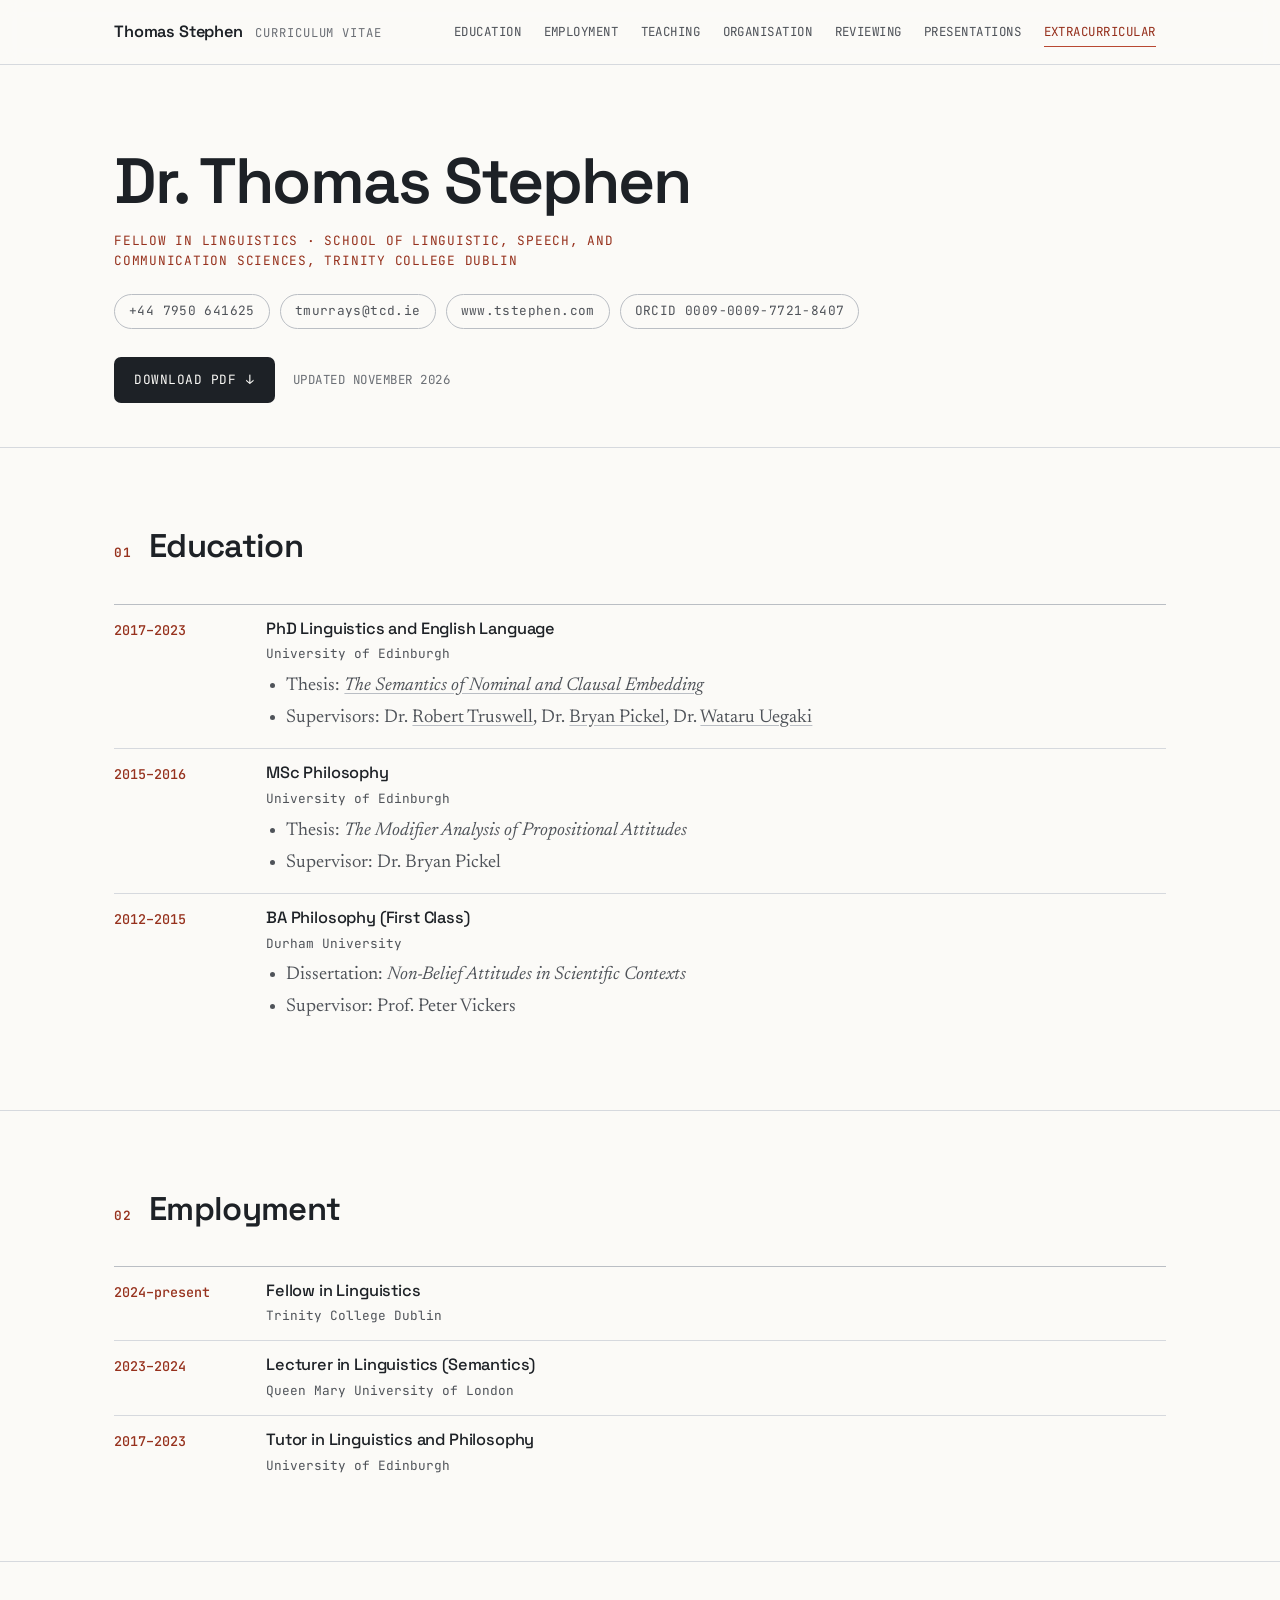
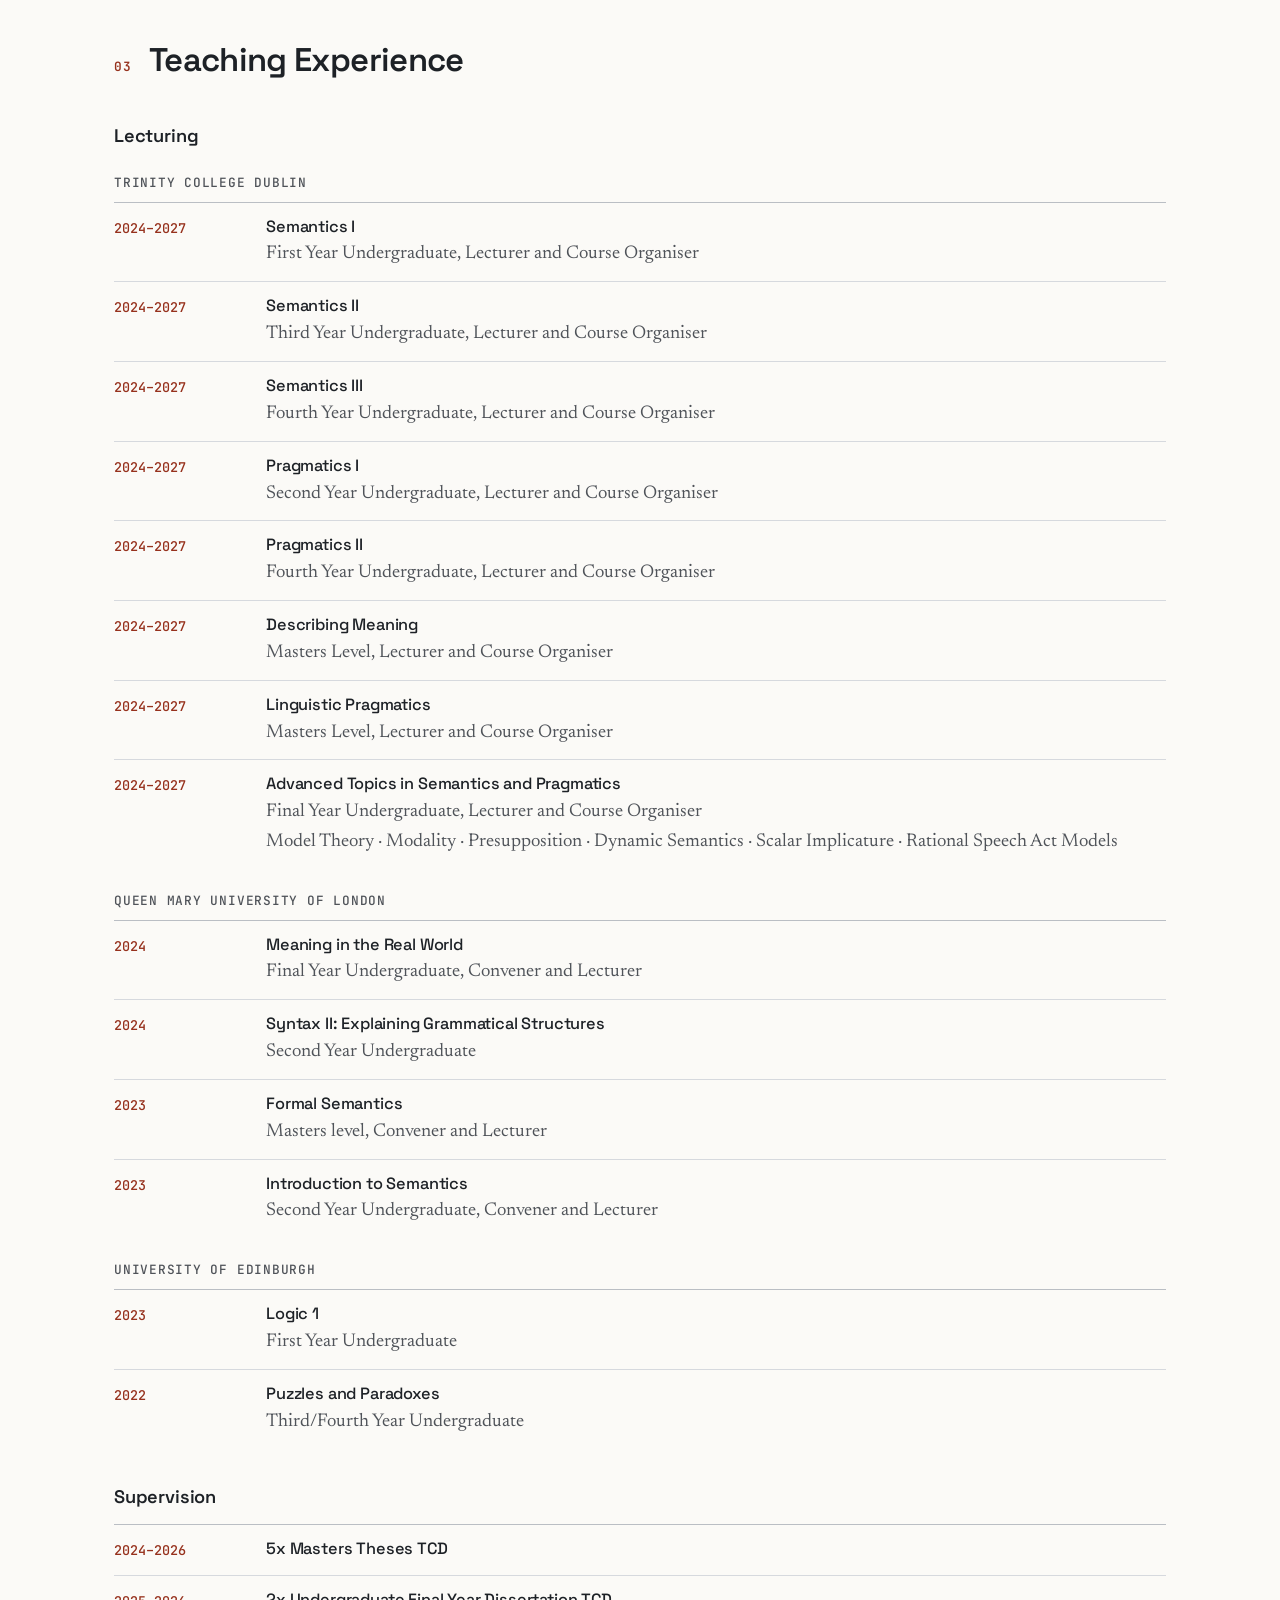
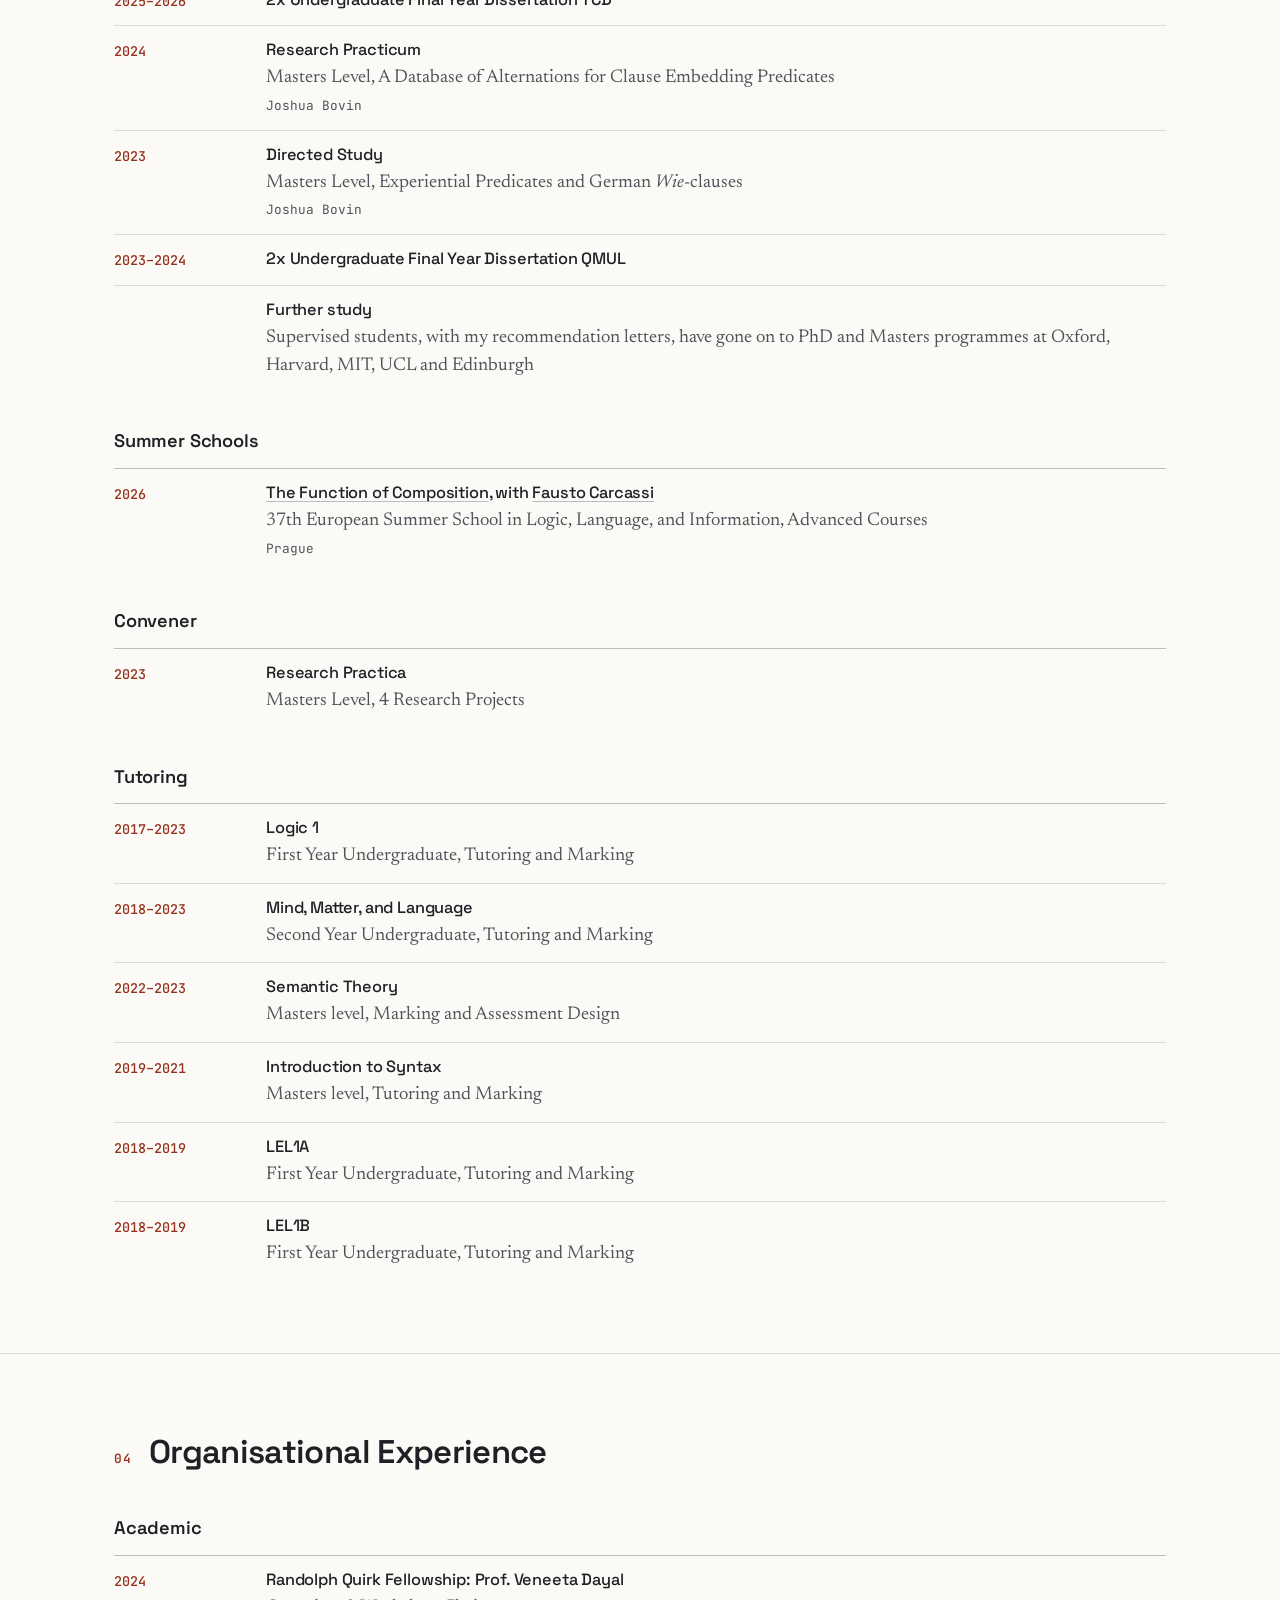
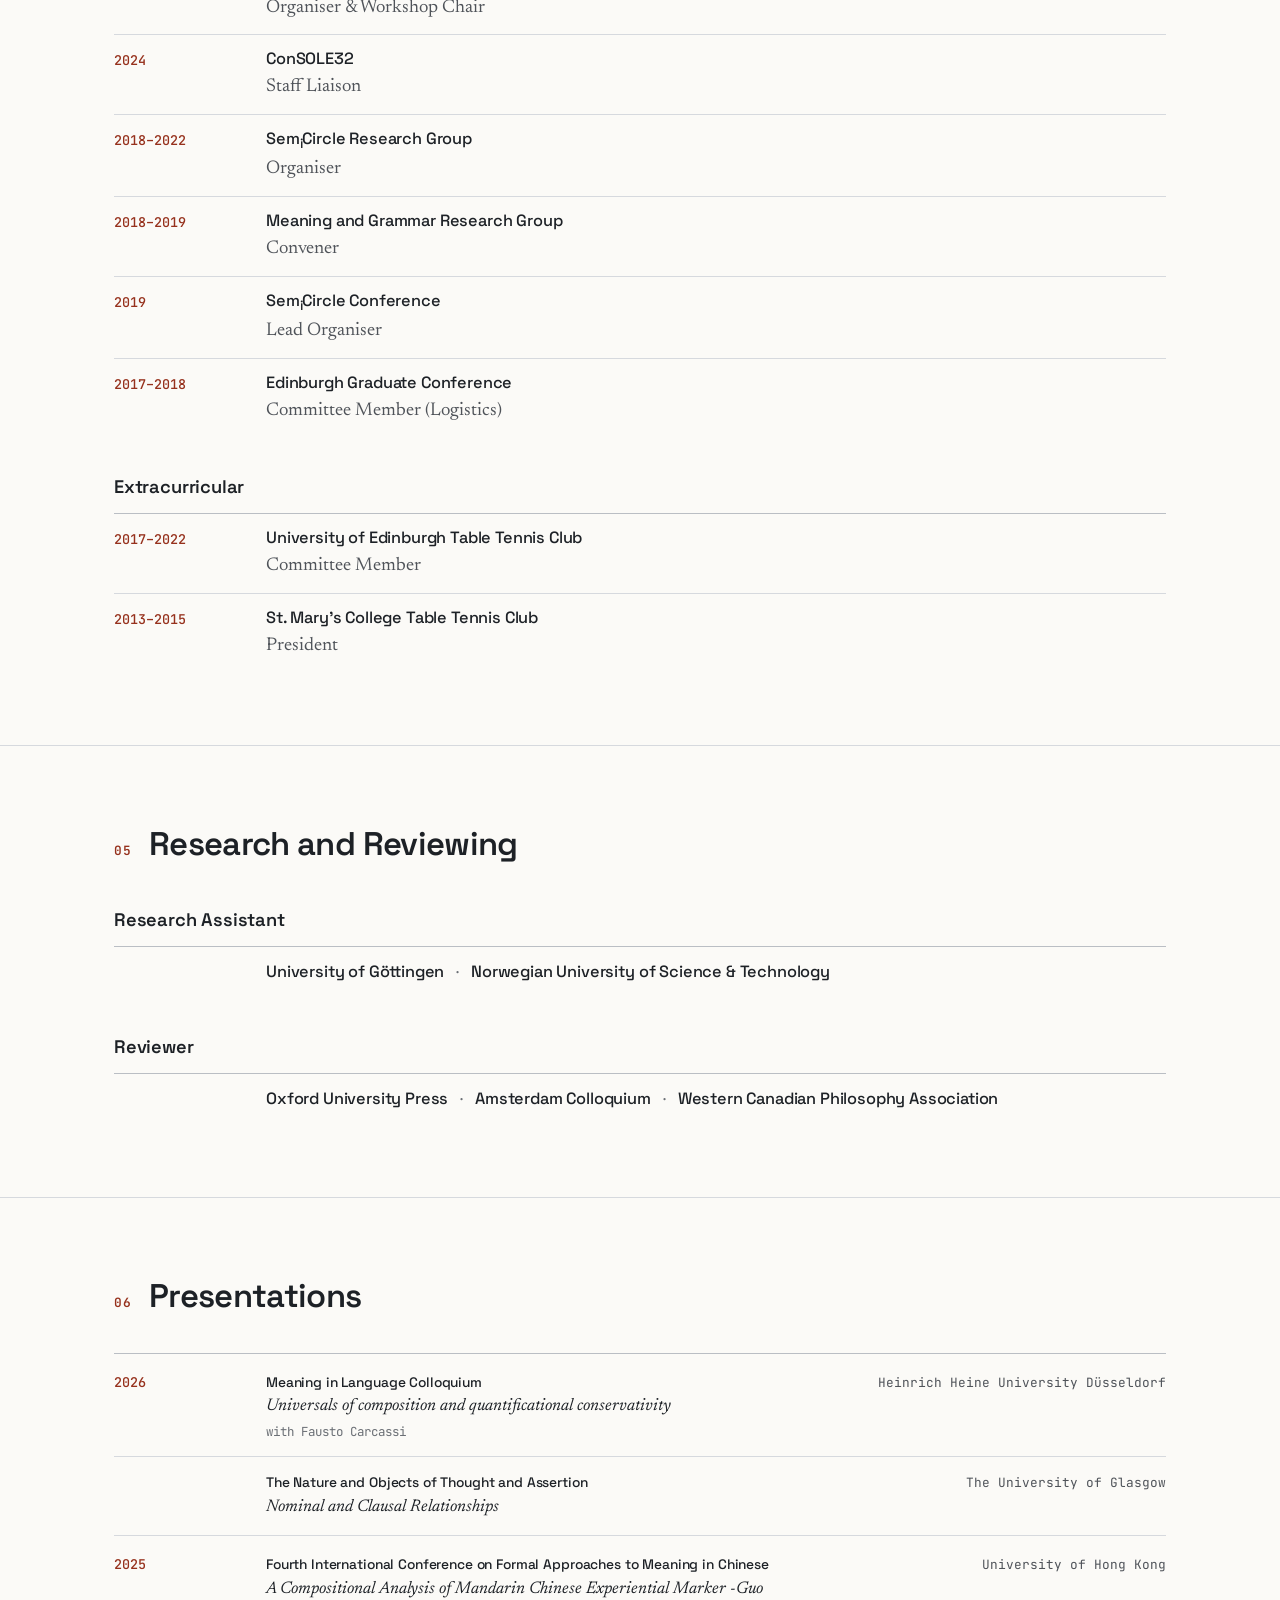
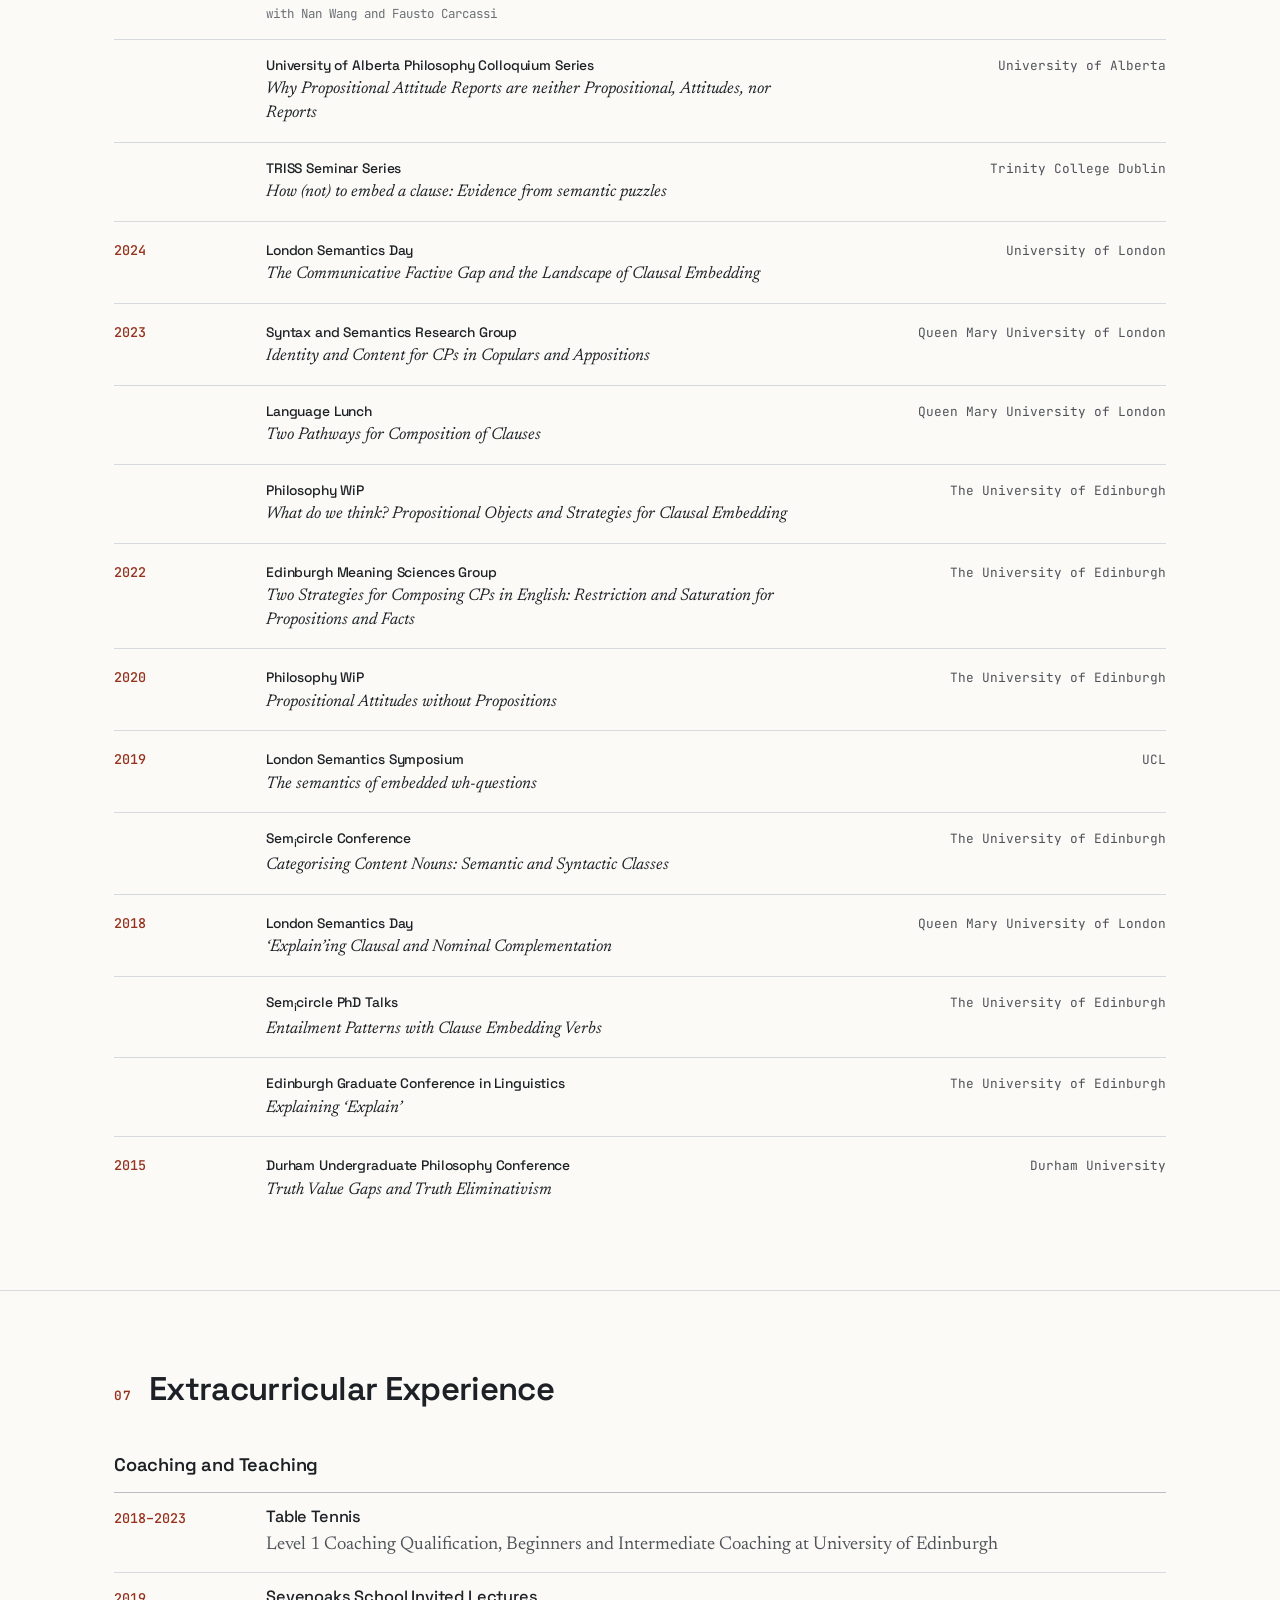
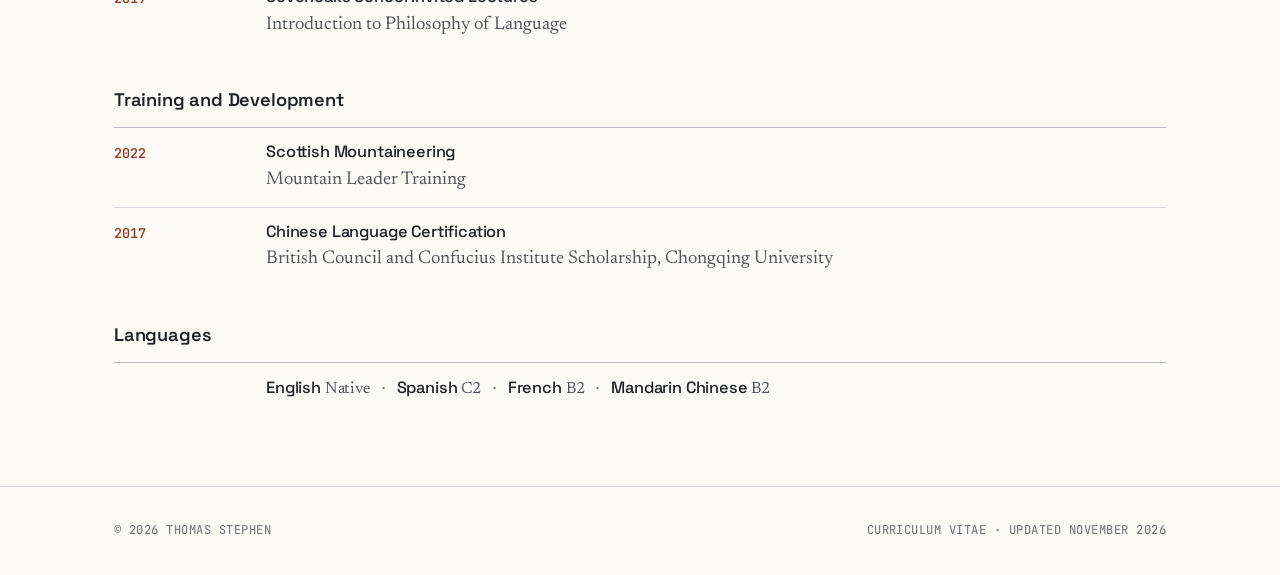
<file: cv/index.html>
<!DOCTYPE html>
<html lang="en-GB">
<head>
<meta charset="UTF-8">
<meta name="viewport" content="width=device-width, initial-scale=1.0">
<title>Thomas Stephen: Curriculum Vitae</title>
<meta name="description" content="Curriculum vitae of Dr. Thomas Stephen: education, employment, teaching, organisation and presentations.">
<link rel="canonical" href="https://www.tstephen.com/cv/">
<meta property="og:type" content="website">
<meta property="og:site_name" content="Thomas Stephen">
<meta property="og:title" content="Thomas Stephen: Curriculum Vitae">
<meta property="og:description" content="Curriculum vitae of Dr. Thomas Stephen: education, employment, teaching, organisation and presentations.">
<meta property="og:url" content="https://www.tstephen.com/cv/">
<meta property="og:image" content="https://www.tstephen.com/images/preview.jpg">
<meta property="og:image:width" content="1200">
<meta property="og:image:height" content="630">
<meta property="og:image:alt" content="Thomas Stephen, Fellow in Linguistics, Trinity College Dublin">
<meta name="twitter:card" content="summary_large_image">
<link rel="icon" type="image/png" href="../images/favicon.png">
<link rel="preload" href="../fonts/newsreader-latin-opsz-normal.woff2" as="font" type="font/woff2" crossorigin>
<link rel="preload" href="../fonts/space-grotesk-latin-wght-normal.woff2" as="font" type="font/woff2" crossorigin>
<link rel="stylesheet" href="../fonts/fonts.css">
<style>
:root{--paper:oklch(0.986 0.004 95);--paper-2:oklch(0.968 0.006 88);--ink:oklch(0.245 0.012 260);
--ink-soft:oklch(0.44 0.012 260);--ink-faint:oklch(0.54 0.01 260);--rule:oklch(0.885 0.008 260);
--rule-strong:oklch(0.8 0.01 260);--accent:oklch(0.55 0.15 33);--accent-deep:oklch(0.46 0.14 33);
--accent-soft:oklch(0.95 0.03 45);--sans:"Space Grotesk",system-ui,sans-serif;--serif:"Newsreader",Georgia,serif;
--mono:"JetBrains Mono",ui-monospace,monospace;--maxw:1180px;--gutter:clamp(20px,5vw,64px)}
*{box-sizing:border-box}
html{scroll-behavior:smooth;scroll-padding-top:84px}
.skip{position:absolute;left:12px;top:-64px;z-index:300;background:var(--ink);color:var(--paper);padding:10px 14px;border-radius:6px;font-family:var(--mono);font-size:.8rem;letter-spacing:.04em;text-decoration:none}
.skip:focus{top:12px}
@media print{.skip{display:none}}
a:focus-visible,button:focus-visible{outline:2px solid var(--accent-deep);outline-offset:3px}
@media (prefers-reduced-motion:reduce){html{scroll-behavior:auto}*,*::before,*::after{transition:none!important;animation:none!important}}
body{margin:0;background:var(--paper);color:var(--ink);font-family:var(--serif);
font-size:clamp(1.02rem,0.5vw + 0.95rem,1.16rem);line-height:1.62;-webkit-font-smoothing:antialiased;font-synthesis:none}
a{color:inherit}
::selection{background:var(--accent-soft)}
.wrap{max-width:var(--maxw);margin:0 auto;padding-inline:var(--gutter)}
header.site{position:sticky;top:0;z-index:50;background:color-mix(in oklab,var(--paper) 88%,transparent);
backdrop-filter:blur(10px);border-bottom:1px solid var(--rule)}
.bar{display:flex;align-items:center;justify-content:space-between;gap:8px 18px;min-height:64px;flex-wrap:wrap}
.brand{display:flex;align-items:baseline;gap:12px;text-decoration:none}
.brand b{font-family:var(--sans);font-weight:600;font-size:1.02rem;letter-spacing:-0.01em}
.brand .tag{font-family:var(--mono);font-size:0.76rem;letter-spacing:0.08em;text-transform:uppercase;color:var(--ink-faint)}
nav.secnav{display:flex;gap:2px;align-items:center}
nav.secnav a{font-family:var(--mono);font-size:0.78rem;letter-spacing:0.04em;text-transform:uppercase;text-decoration:none;
color:var(--ink-soft);padding:8px 10px;border-radius:6px;position:relative;white-space:nowrap;transition:color .18s,background .18s}
nav.secnav a:hover{color:var(--ink);background:var(--paper-2)}
nav.secnav a.active{color:var(--accent-deep)}
nav.secnav a.active::before{content:"";position:absolute;left:10px;right:10px;bottom:3px;height:1.5px;background:var(--accent)}
.btn{font-family:var(--mono);font-size:0.8rem;letter-spacing:0.04em;text-transform:uppercase;text-decoration:none;
background:var(--ink);color:var(--paper);padding:13px 20px;border-radius:7px;display:inline-flex;gap:10px;align-items:center;
transition:.18s;white-space:nowrap}
.btn:hover{background:var(--accent-deep)}
.intro{padding-block:clamp(44px,7vw,84px) clamp(28px,4vw,44px)}
h1.name{font-family:var(--sans);font-weight:600;letter-spacing:-0.03em;line-height:1;font-size:clamp(2.4rem,6vw,4rem);margin:0 0 18px}
.pos{font-family:var(--mono);font-size:0.8rem;letter-spacing:0.06em;text-transform:uppercase;color:var(--accent-deep);
margin:0 0 22px;max-width:72ch;line-height:1.6}
ul.contact{list-style:none;margin:0 0 28px;padding:0;display:flex;flex-wrap:wrap;gap:10px}
ul.contact a{font-family:var(--mono);font-size:0.8rem;letter-spacing:0.03em;color:var(--ink-soft);border:1px solid var(--rule-strong);
border-radius:999px;padding:6px 14px;text-decoration:none;display:inline-flex;transition:.18s}
ul.contact a:hover{border-color:var(--accent);color:var(--accent-deep);background:var(--accent-soft)}
.actions{display:flex;flex-wrap:wrap;align-items:center;gap:18px}
.upd{font-family:var(--mono);font-size:0.78rem;letter-spacing:0.04em;text-transform:uppercase;color:var(--ink-faint)}
main section{padding-block:clamp(40px,6vw,72px);border-top:1px solid var(--rule)}
.sec-head{display:flex;align-items:baseline;gap:18px;margin-bottom:30px}
.sec-num{font-family:var(--mono);font-size:0.8rem;color:var(--accent-deep);font-weight:600;letter-spacing:0.04em}
.sec-title{font-family:var(--sans);font-weight:600;font-size:clamp(1.5rem,2.6vw,2.05rem);letter-spacing:-0.02em;margin:0}
.group{margin-top:34px}
.group:first-child{margin-top:0}
.group h3{font-family:var(--sans);font-weight:600;font-size:1.14rem;letter-spacing:-0.01em;margin:0 0 12px}
.group.lvl1{margin-top:22px}
.group h4{font-family:var(--mono);font-weight:500;font-size:0.8rem;letter-spacing:0.06em;text-transform:uppercase;
color:var(--ink-soft);margin:0 0 8px}
.rows,.talks{display:flex;flex-direction:column}
.row{display:grid;grid-template-columns:130px 1fr;gap:22px;padding:13px 0;border-top:1px solid var(--rule)}
.row:first-child,.talk:first-child{border-top:1px solid var(--rule-strong)}
.row .when,.talk .yr{font-family:var(--mono);font-size:0.84rem;color:var(--accent-deep);font-weight:500;padding-top:2px}
.row .what{font-family:var(--sans);font-weight:500;font-size:1.02rem;letter-spacing:-0.01em;line-height:1.4}
.row .detail{color:var(--ink-soft);line-height:1.5;margin-top:2px}
.row .where{font-family:var(--mono);font-size:0.8rem;color:var(--ink-soft);margin-top:4px}
.row ul.notes{margin:6px 0 0;padding-left:1.1em;color:var(--ink-soft)}
.row ul.notes li{margin:2px 0}
.inline-list{list-style:none;margin:0;padding:0;display:flex;flex-wrap:wrap;font-family:var(--sans);font-weight:500;font-size:1.02rem;letter-spacing:-0.01em;line-height:1.5}
.inline-list li+li::before{content:"·";margin:0 12px;color:var(--ink-faint);font-weight:400}
.inline-list .detail{font-family:var(--serif);font-weight:400;color:var(--ink-soft)}
.body a,.tt a{text-decoration-color:var(--rule-strong);text-underline-offset:3px}
.body a:hover,.tt a:hover{color:var(--accent-deep);text-decoration-color:var(--accent)}
.talk{display:grid;grid-template-columns:130px 1fr 0.6fr;gap:22px;align-items:baseline;padding:16px 0;border-top:1px solid var(--rule)}
.talk .tt{font-family:var(--serif);font-style:italic;font-size:1.06rem;line-height:1.4}
.talk .tt .ev{display:block;font-style:normal;font-family:var(--sans);font-size:0.86rem;font-weight:500;letter-spacing:-0.01em;
color:var(--ink);margin-bottom:3px}
.talk .tt .co{font-style:normal;font-family:var(--mono);font-size:0.78rem;color:var(--ink-faint);display:block;margin-top:4px}
.talk .vn{font-family:var(--mono);font-size:0.8rem;color:var(--ink-soft);text-align:right}
.talk .at{display:none}
footer{border-top:1px solid var(--rule);padding-block:34px}
.foot{display:flex;flex-wrap:wrap;gap:14px;justify-content:space-between;align-items:center;font-family:var(--mono);
font-size:0.76rem;letter-spacing:0.04em;color:var(--ink-faint);text-transform:uppercase}
@media screen and (max-width:900px){
  nav.secnav{order:3;width:100%;overflow-x:auto;padding-bottom:8px;margin-top:-4px;scrollbar-width:none}
  nav.secnav::-webkit-scrollbar{display:none}
  html{scroll-padding-top:120px}
  .talk{grid-template-columns:90px 1fr}
  .talk .vn{grid-column:2;text-align:left;margin-top:2px}
  .row{grid-template-columns:90px 1fr}
}
@media screen and (max-width:620px){
  .row,.talk{grid-template-columns:1fr;gap:3px}
  .talk .vn{grid-column:1}
  .row .when:empty,.talk .yr:empty{display:none}
  .inline-list{flex-direction:column;gap:6px}
  .inline-list li+li::before{display:none}
}
@media print{
  :root{--paper:#fff}
  body{font-size:9.6pt;line-height:1.28;background:#fff}
  header.site,footer,.actions{display:none!important}
  .wrap{max-width:none;padding:0}
  .intro{padding:0 0 9pt}
  h1.name{font-size:21pt;margin:0 0 5pt}
  .pos{font-size:7.6pt;margin:0 0 5pt;letter-spacing:0.05em}
  ul.contact{gap:0;margin:0}
  ul.contact a{border:0;padding:0;font-size:8.2pt;color:var(--ink-soft)}
  ul.contact li+li::before{content:"·";margin:0 7pt;color:var(--ink-faint);font-family:var(--mono)}
  main section{padding:7pt 0 2pt;border-top:0.75pt solid var(--rule-strong)}
  .sec-head{margin-bottom:5pt;gap:8pt;break-after:avoid}
  .sec-num{font-size:7.6pt}
  .sec-title{font-size:12.5pt}
  .group{margin-top:6pt}
  .group.lvl1{margin-top:6pt}
  .group h3{font-size:10pt;margin:0 0 3pt;break-after:avoid}
  .group h4{font-size:7.2pt;margin:0 0 2pt;break-after:avoid}
  .row,.talk{grid-template-columns:20mm 1fr;gap:8pt;padding:1.9pt 0;border-top:0.5pt solid var(--rule);break-inside:avoid}
  .row:first-child,.talk:first-child{border-top:0.5pt solid var(--rule-strong)}
  .talk .vn{display:none}
  .talk .at{display:inline;font-family:var(--serif);font-weight:400;color:var(--ink-soft)}
  .row .when,.talk .yr{font-size:7.8pt;padding-top:1pt}
  .row .what{font-size:9.6pt}
  .row .detail{font-size:9.2pt;margin-top:0}
  .row .what,.row .detail{display:inline}
  .inline-list{font-size:9.6pt}
  .inline-list li+li::before{margin:0 7pt}
  .row .what+.detail::before{content:"  ·  ";white-space:pre;color:var(--ink-faint)}
  .row .detail.topics::before{content:": "}
  .row .where{font-size:7.8pt;margin-top:1pt}
  .row ul.notes{margin-top:1pt}
  .row ul.notes li{margin:0}
  .talk .tt{font-size:9.6pt;line-height:1.3}
  .talk .tt .ev{font-size:8.4pt;margin-bottom:0}
  .talk .tt .co{font-size:7.4pt;display:inline;margin:0 0 0 5pt}
  .talk .tt .co::before{content:"· "}
  a{text-decoration:none}
}
</style>
</head>
<body>
<a class="skip" href="#main">Skip to content</a>
<!-- Generated by cv/build.py from cv/cv.yml. Edit cv.yml and rebuild; do not edit this file. -->
<header class="site">
  <div class="wrap bar">
    <a class="brand" href="../"><b>Thomas Stephen</b><span class="tag">Curriculum Vitae</span></a>
    <nav class="secnav" aria-label="Sections"><a href="#education">Education</a><a href="#employment">Employment</a><a href="#teaching">Teaching</a><a href="#organisation">Organisation</a><a href="#reviewing">Reviewing</a><a href="#presentations">Presentations</a><a href="#extracurricular">Extracurricular</a></nav>
  </div>
</header>
<main id="main">
  <div class="wrap intro">
    <h1 class="name">Dr. Thomas Stephen</h1>
    <p class="pos">Fellow in Linguistics · School of Linguistic, Speech, and Communication Sciences, Trinity College Dublin</p>
    <ul class="contact"><li><a href="tel:+447950641625">+44 7950 641625</a></li><li><a href="mailto:tmurrays@tcd.ie">tmurrays@tcd.ie</a></li><li><a href="https://www.tstephen.com">www.tstephen.com</a></li><li><a href="https://orcid.org/0009-0009-7721-8407">ORCID 0009-0009-7721-8407</a></li></ul>
    <div class="actions">
      <a class="btn" href="../files/Thomas-Stephen-CV.pdf" download>Download PDF <span class="ar">↓</span></a>
      <span class="upd">Updated November 2026</span>
    </div>
  </div>
  <section id="education"><div class="wrap"><div class="sec-head"><span class="sec-num">01</span><h2 class="sec-title">Education</h2></div><div class="rows"><div class="row"><div class="when">2017–2023</div><div class="body"><div class="what">PhD Linguistics and English Language</div><div class="where">University of Edinburgh</div><ul class="notes"><li>Thesis: <a href="../files/TSPhD.pdf"><em>The Semantics of Nominal and Clausal Embedding</em></a></li><li>Supervisors: Dr. <a href="http://robtruswell.com/" target="_blank" rel="noopener">Robert Truswell</a>, Dr. <a href="https://bryanpickel.weebly.com/" target="_blank" rel="noopener">Bryan Pickel</a>, Dr. <a href="https://www.wataruuegaki.com/" target="_blank" rel="noopener">Wataru Uegaki</a></li></ul></div></div><div class="row"><div class="when">2015–2016</div><div class="body"><div class="what">MSc Philosophy</div><div class="where">University of Edinburgh</div><ul class="notes"><li>Thesis: <em>The Modifier Analysis of Propositional Attitudes</em></li><li>Supervisor: Dr. Bryan Pickel</li></ul></div></div><div class="row"><div class="when">2012–2015</div><div class="body"><div class="what">BA Philosophy (First Class)</div><div class="where">Durham University</div><ul class="notes"><li>Dissertation: <em>Non-Belief Attitudes in Scientific Contexts</em></li><li>Supervisor: Prof. Peter Vickers</li></ul></div></div></div></div></section><section id="employment"><div class="wrap"><div class="sec-head"><span class="sec-num">02</span><h2 class="sec-title">Employment</h2></div><div class="rows"><div class="row"><div class="when">2024–present</div><div class="body"><div class="what">Fellow in Linguistics</div><div class="where">Trinity College Dublin</div></div></div><div class="row"><div class="when">2023–2024</div><div class="body"><div class="what">Lecturer in Linguistics (Semantics)</div><div class="where">Queen Mary University of London</div></div></div><div class="row"><div class="when">2017–2023</div><div class="body"><div class="what">Tutor in Linguistics and Philosophy</div><div class="where">University of Edinburgh</div></div></div></div></div></section><section id="teaching"><div class="wrap"><div class="sec-head"><span class="sec-num">03</span><h2 class="sec-title">Teaching Experience</h2></div><div class="group lvl0"><h3>Lecturing</h3><div class="group lvl1"><h4>Trinity College Dublin</h4><div class="rows"><div class="row"><div class="when">2024–2027</div><div class="body"><div class="what">Semantics I</div><div class="detail">First Year Undergraduate, Lecturer and Course Organiser</div></div></div><div class="row"><div class="when">2024–2027</div><div class="body"><div class="what">Semantics II</div><div class="detail">Third Year Undergraduate, Lecturer and Course Organiser</div></div></div><div class="row"><div class="when">2024–2027</div><div class="body"><div class="what">Semantics III</div><div class="detail">Fourth Year Undergraduate, Lecturer and Course Organiser</div></div></div><div class="row"><div class="when">2024–2027</div><div class="body"><div class="what">Pragmatics I</div><div class="detail">Second Year Undergraduate, Lecturer and Course Organiser</div></div></div><div class="row"><div class="when">2024–2027</div><div class="body"><div class="what">Pragmatics II</div><div class="detail">Fourth Year Undergraduate, Lecturer and Course Organiser</div></div></div><div class="row"><div class="when">2024–2027</div><div class="body"><div class="what">Describing Meaning</div><div class="detail">Masters Level, Lecturer and Course Organiser</div></div></div><div class="row"><div class="when">2024–2027</div><div class="body"><div class="what">Linguistic Pragmatics</div><div class="detail">Masters Level, Lecturer and Course Organiser</div></div></div><div class="row"><div class="when">2024–2027</div><div class="body"><div class="what">Advanced Topics in Semantics and Pragmatics</div><div class="detail">Final Year Undergraduate, Lecturer and Course Organiser</div><div class="detail topics">Model Theory · Modality · Presupposition · Dynamic Semantics · Scalar Implicature · Rational Speech Act Models</div></div></div></div></div><div class="group lvl1"><h4>Queen Mary University of London</h4><div class="rows"><div class="row"><div class="when">2024</div><div class="body"><div class="what">Meaning in the Real World</div><div class="detail">Final Year Undergraduate, Convener and Lecturer</div></div></div><div class="row"><div class="when">2024</div><div class="body"><div class="what">Syntax II: Explaining Grammatical Structures</div><div class="detail">Second Year Undergraduate</div></div></div><div class="row"><div class="when">2023</div><div class="body"><div class="what">Formal Semantics</div><div class="detail">Masters level, Convener and Lecturer</div></div></div><div class="row"><div class="when">2023</div><div class="body"><div class="what">Introduction to Semantics</div><div class="detail">Second Year Undergraduate, Convener and Lecturer</div></div></div></div></div><div class="group lvl1"><h4>University of Edinburgh</h4><div class="rows"><div class="row"><div class="when">2023</div><div class="body"><div class="what">Logic 1</div><div class="detail">First Year Undergraduate</div></div></div><div class="row"><div class="when">2022</div><div class="body"><div class="what">Puzzles and Paradoxes</div><div class="detail">Third/Fourth Year Undergraduate</div></div></div></div></div></div><div class="group lvl0"><h3>Supervision</h3><div class="rows"><div class="row"><div class="when">2024–2026</div><div class="body"><div class="what">5x Masters Theses <em>TCD</em></div></div></div><div class="row"><div class="when">2025–2026</div><div class="body"><div class="what">2x Undergraduate Final Year Dissertation <em>TCD</em></div></div></div><div class="row"><div class="when">2024</div><div class="body"><div class="what">Research Practicum</div><div class="detail">Masters Level, A Database of Alternations for Clause Embedding Predicates</div><div class="where">Joshua Bovin</div></div></div><div class="row"><div class="when">2023</div><div class="body"><div class="what">Directed Study</div><div class="detail">Masters Level, Experiential Predicates and German <em>Wie</em>-clauses</div><div class="where">Joshua Bovin</div></div></div><div class="row"><div class="when">2023–2024</div><div class="body"><div class="what">2x Undergraduate Final Year Dissertation <em>QMUL</em></div></div></div><div class="row"><div class="when"></div><div class="body"><div class="what">Further study</div><div class="detail">Supervised students, with my recommendation letters, have gone on to PhD and Masters programmes at Oxford, Harvard, MIT, UCL and Edinburgh</div></div></div></div></div><div class="group lvl0"><h3>Summer Schools</h3><div class="rows"><div class="row"><div class="when">2026</div><div class="body"><div class="what"><a href="https://2026.esslli.eu/courses-workshops-accepted/course-information.html#C60" target="_blank" rel="noopener">The Function of Composition</a>, with <a href="https://faustocarcassi.com/" target="_blank" rel="noopener">Fausto Carcassi</a></div><div class="detail">37th European Summer School in Logic, Language, and Information, Advanced Courses</div><div class="where">Prague</div></div></div></div></div><div class="group lvl0"><h3>Convener</h3><div class="rows"><div class="row"><div class="when">2023</div><div class="body"><div class="what">Research Practica</div><div class="detail">Masters Level, 4 Research Projects</div></div></div></div></div><div class="group lvl0"><h3>Tutoring</h3><div class="rows"><div class="row"><div class="when">2017–2023</div><div class="body"><div class="what">Logic 1</div><div class="detail">First Year Undergraduate, Tutoring and Marking</div></div></div><div class="row"><div class="when">2018–2023</div><div class="body"><div class="what">Mind, Matter, and Language</div><div class="detail">Second Year Undergraduate, Tutoring and Marking</div></div></div><div class="row"><div class="when">2022–2023</div><div class="body"><div class="what">Semantic Theory</div><div class="detail">Masters level, Marking and Assessment Design</div></div></div><div class="row"><div class="when">2019–2021</div><div class="body"><div class="what">Introduction to Syntax</div><div class="detail">Masters level, Tutoring and Marking</div></div></div><div class="row"><div class="when">2018–2019</div><div class="body"><div class="what">LEL1A</div><div class="detail">First Year Undergraduate, Tutoring and Marking</div></div></div><div class="row"><div class="when">2018–2019</div><div class="body"><div class="what">LEL1B</div><div class="detail">First Year Undergraduate, Tutoring and Marking</div></div></div></div></div></div></section><section id="organisation"><div class="wrap"><div class="sec-head"><span class="sec-num">04</span><h2 class="sec-title">Organisational Experience</h2></div><div class="group lvl0"><h3>Academic</h3><div class="rows"><div class="row"><div class="when">2024</div><div class="body"><div class="what">Randolph Quirk Fellowship: Prof. Veneeta Dayal</div><div class="detail">Organiser &amp; Workshop Chair</div></div></div><div class="row"><div class="when">2024</div><div class="body"><div class="what">ConSOLE32</div><div class="detail">Staff Liaison</div></div></div><div class="row"><div class="when">2018–2022</div><div class="body"><div class="what">Sem<sub>i</sub>Circle Research Group</div><div class="detail">Organiser</div></div></div><div class="row"><div class="when">2018–2019</div><div class="body"><div class="what">Meaning and Grammar Research Group</div><div class="detail">Convener</div></div></div><div class="row"><div class="when">2019</div><div class="body"><div class="what">Sem<sub>i</sub>Circle Conference</div><div class="detail">Lead Organiser</div></div></div><div class="row"><div class="when">2017–2018</div><div class="body"><div class="what">Edinburgh Graduate Conference</div><div class="detail">Committee Member (Logistics)</div></div></div></div></div><div class="group lvl0"><h3>Extracurricular</h3><div class="rows"><div class="row"><div class="when">2017–2022</div><div class="body"><div class="what">University of Edinburgh Table Tennis Club</div><div class="detail">Committee Member</div></div></div><div class="row"><div class="when">2013–2015</div><div class="body"><div class="what">St. Mary's College Table Tennis Club</div><div class="detail">President</div></div></div></div></div></div></section><section id="reviewing"><div class="wrap"><div class="sec-head"><span class="sec-num">05</span><h2 class="sec-title">Research and Reviewing</h2></div><div class="group lvl0"><h3>Research Assistant</h3><div class="rows"><div class="row"><div class="when"></div><div class="body"><ul class="inline-list"><li>University of Göttingen</li><li>Norwegian University of Science &amp; Technology</li></ul></div></div></div></div><div class="group lvl0"><h3>Reviewer</h3><div class="rows"><div class="row"><div class="when"></div><div class="body"><ul class="inline-list"><li>Oxford University Press</li><li>Amsterdam Colloquium</li><li>Western Canadian Philosophy Association</li></ul></div></div></div></div></div></section><section id="presentations"><div class="wrap"><div class="sec-head"><span class="sec-num">06</span><h2 class="sec-title">Presentations</h2></div><div class="talks"><div class="talk"><div class="yr">2026</div><div class="tt"><span class="ev">Meaning in Language Colloquium<span class="at"> · Heinrich Heine University Düsseldorf</span></span><em>Universals of composition and quantificational conservativity</em><span class="co">with Fausto Carcassi</span></div><div class="vn">Heinrich Heine University Düsseldorf</div></div><div class="talk"><div class="yr"></div><div class="tt"><span class="ev">The Nature and Objects of Thought and Assertion<span class="at"> · The University of Glasgow</span></span><em>Nominal and Clausal Relationships</em></div><div class="vn">The University of Glasgow</div></div><div class="talk"><div class="yr">2025</div><div class="tt"><span class="ev">Fourth International Conference on Formal Approaches to Meaning in Chinese<span class="at"> · University of Hong Kong</span></span><em>A Compositional Analysis of Mandarin Chinese Experiential Marker -Guo</em><span class="co">with Nan Wang and Fausto Carcassi</span></div><div class="vn">University of Hong Kong</div></div><div class="talk"><div class="yr"></div><div class="tt"><span class="ev">University of Alberta Philosophy Colloquium Series<span class="at"> · University of Alberta</span></span><em>Why Propositional Attitude Reports are neither Propositional, Attitudes, nor Reports</em></div><div class="vn">University of Alberta</div></div><div class="talk"><div class="yr"></div><div class="tt"><span class="ev">TRISS Seminar Series<span class="at"> · Trinity College Dublin</span></span><em>How (not) to embed a clause: Evidence from semantic puzzles</em></div><div class="vn">Trinity College Dublin</div></div><div class="talk"><div class="yr">2024</div><div class="tt"><span class="ev">London Semantics Day<span class="at"> · University of London</span></span><em>The Communicative Factive Gap and the Landscape of Clausal Embedding</em></div><div class="vn">University of London</div></div><div class="talk"><div class="yr">2023</div><div class="tt"><span class="ev">Syntax and Semantics Research Group<span class="at"> · Queen Mary University of London</span></span><em>Identity and Content for CPs in Copulars and Appositions</em></div><div class="vn">Queen Mary University of London</div></div><div class="talk"><div class="yr"></div><div class="tt"><span class="ev">Language Lunch<span class="at"> · Queen Mary University of London</span></span><em>Two Pathways for Composition of Clauses</em></div><div class="vn">Queen Mary University of London</div></div><div class="talk"><div class="yr"></div><div class="tt"><span class="ev">Philosophy WiP<span class="at"> · The University of Edinburgh</span></span><em>What do we think? Propositional Objects and Strategies for Clausal Embedding</em></div><div class="vn">The University of Edinburgh</div></div><div class="talk"><div class="yr">2022</div><div class="tt"><span class="ev">Edinburgh Meaning Sciences Group<span class="at"> · The University of Edinburgh</span></span><em>Two Strategies for Composing CPs in English: Restriction and Saturation for Propositions and Facts</em></div><div class="vn">The University of Edinburgh</div></div><div class="talk"><div class="yr">2020</div><div class="tt"><span class="ev">Philosophy WiP<span class="at"> · The University of Edinburgh</span></span><em>Propositional Attitudes without Propositions</em></div><div class="vn">The University of Edinburgh</div></div><div class="talk"><div class="yr">2019</div><div class="tt"><span class="ev">London Semantics Symposium<span class="at"> · UCL</span></span><em>The semantics of embedded wh-questions</em></div><div class="vn">UCL</div></div><div class="talk"><div class="yr"></div><div class="tt"><span class="ev">Sem<sub>i</sub>circle Conference<span class="at"> · The University of Edinburgh</span></span><em>Categorising Content Nouns: Semantic and Syntactic Classes</em></div><div class="vn">The University of Edinburgh</div></div><div class="talk"><div class="yr">2018</div><div class="tt"><span class="ev">London Semantics Day<span class="at"> · Queen Mary University of London</span></span><em>‘Explain’ing Clausal and Nominal Complementation</em></div><div class="vn">Queen Mary University of London</div></div><div class="talk"><div class="yr"></div><div class="tt"><span class="ev">Sem<sub>i</sub>circle PhD Talks<span class="at"> · The University of Edinburgh</span></span><em>Entailment Patterns with Clause Embedding Verbs</em></div><div class="vn">The University of Edinburgh</div></div><div class="talk"><div class="yr"></div><div class="tt"><span class="ev">Edinburgh Graduate Conference in Linguistics<span class="at"> · The University of Edinburgh</span></span><em>Explaining ‘Explain’</em></div><div class="vn">The University of Edinburgh</div></div><div class="talk"><div class="yr">2015</div><div class="tt"><span class="ev">Durham Undergraduate Philosophy Conference<span class="at"> · Durham University</span></span><em>Truth Value Gaps and Truth Eliminativism</em></div><div class="vn">Durham University</div></div></div></div></section><section id="extracurricular"><div class="wrap"><div class="sec-head"><span class="sec-num">07</span><h2 class="sec-title">Extracurricular Experience</h2></div><div class="group lvl0"><h3>Coaching and Teaching</h3><div class="rows"><div class="row"><div class="when">2018–2023</div><div class="body"><div class="what">Table Tennis</div><div class="detail">Level 1 Coaching Qualification, Beginners and Intermediate Coaching at University of Edinburgh</div></div></div><div class="row"><div class="when">2019</div><div class="body"><div class="what">Sevenoaks School Invited Lectures</div><div class="detail">Introduction to Philosophy of Language</div></div></div></div></div><div class="group lvl0"><h3>Training and Development</h3><div class="rows"><div class="row"><div class="when">2022</div><div class="body"><div class="what">Scottish Mountaineering</div><div class="detail">Mountain Leader Training</div></div></div><div class="row"><div class="when">2017</div><div class="body"><div class="what">Chinese Language Certification</div><div class="detail">British Council and Confucius Institute Scholarship, Chongqing University</div></div></div></div></div><div class="group lvl0"><h3>Languages</h3><div class="rows"><div class="row"><div class="when"></div><div class="body"><ul class="inline-list"><li>English <span class="detail">Native</span></li><li>Spanish <span class="detail">C2</span></li><li>French <span class="detail">B2</span></li><li>Mandarin Chinese <span class="detail">B2</span></li></ul></div></div></div></div></div></section>
</main>
<footer>
  <div class="wrap foot">
    <span>© 2026 Thomas Stephen</span>
    <span>Curriculum Vitae · Updated November 2026</span>
  </div>
</footer>
<script>
(function(){
  if(!('IntersectionObserver' in window))return;
  var links={};
  document.querySelectorAll('nav.secnav a').forEach(function(a){links[a.getAttribute('href').slice(1)]=a;});
  var obs=new IntersectionObserver(function(entries){
    entries.forEach(function(e){
      if(!e.isIntersecting)return;
      Object.keys(links).forEach(function(k){links[k].classList.remove('active');});
      if(links[e.target.id])links[e.target.id].classList.add('active');
    });
  },{rootMargin:'-40% 0px -55% 0px'});
  document.querySelectorAll('main section[id]').forEach(function(s){obs.observe(s);});
})();
</script>
</body>
</html>
</file>
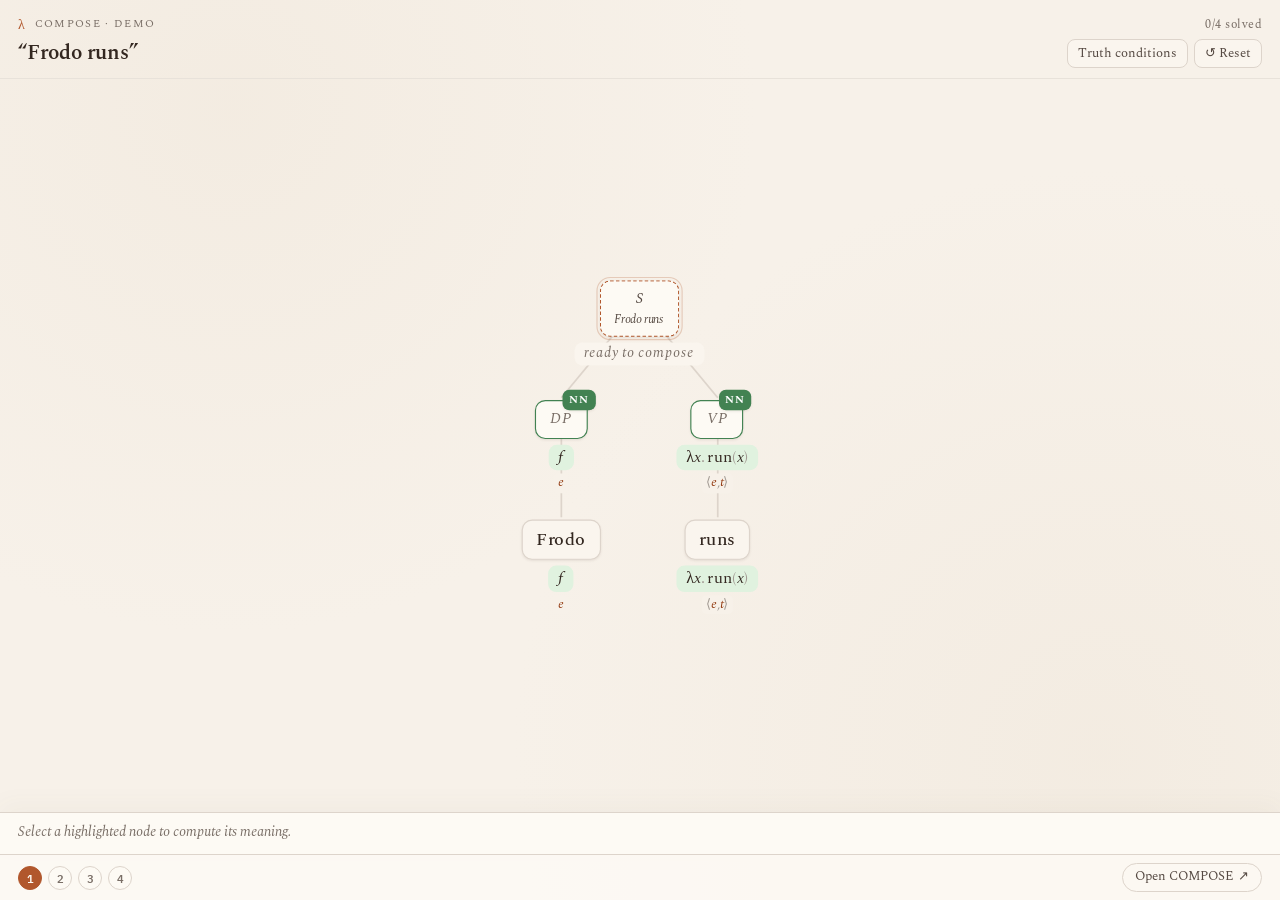
<file: compose/demo.html>
<!DOCTYPE html>
<html lang="en">
<head>
<meta charset="UTF-8" />
<meta name="viewport" content="width=device-width, initial-scale=1.0" />
<title>COMPOSE demo</title>
<link rel="stylesheet" href="../fonts/fonts.css" />
<style>
/* ===========================================================================
   COMPOSE: homepage mini-demo
   The derive view of compose.tstephen.com (v1.4.0, parchment theme), cut down
   to one derivation at a time. The engine is the app's own (engine.js and
   lcformat.js beside this file, copied unchanged from Vrier/compose).
   ========================================================================= */
:root {
  --on-accent: oklch(0.99 0.01 80);
  --bg:        oklch(0.961 0.013 78);
  --bg-grain:  oklch(0.945 0.016 76);
  --panel:     oklch(0.985 0.008 82);
  --panel-2:   oklch(0.972 0.011 80);
  --ink:       oklch(0.285 0.022 52);
  --ink-soft:  oklch(0.42 0.02 55);
  --muted:     oklch(0.545 0.018 58);
  --faint:     oklch(0.69 0.014 62);
  --faint-text:oklch(0.535 0.014 62);
  --line:      oklch(0.875 0.016 72);
  --line-soft: oklch(0.915 0.012 74);
  --accent:    oklch(0.558 0.13 44);
  --accent-ink:oklch(0.46 0.13 42);
  --accent-soft:oklch(0.93 0.05 56);
  --good:      oklch(0.55 0.1 150);
  --good-soft: oklch(0.93 0.05 152);
  --bad:       oklch(0.55 0.16 26);
  --bad-soft:  oklch(0.94 0.05 30);
  --select:    oklch(0.62 0.11 250);
  --select-soft:oklch(0.93 0.045 250);
  --shadow:    0 1px 2px oklch(0.4 0.03 60 / 0.08), 0 8px 24px oklch(0.4 0.03 60 / 0.07);
  --shadow-sm: 0 1px 2px oklch(0.4 0.03 60 / 0.1);
}
* { box-sizing: border-box; }
html, body { height: 100%; margin: 0; }
body {
  background: var(--bg); color: var(--ink);
  font-family: 'Spectral', Georgia, serif; font-size: 15px; line-height: 1.5;
  -webkit-font-smoothing: antialiased; text-rendering: optimizeLegibility;
  overflow: hidden;
}
button { font-family: inherit; color: inherit; }
::selection { background: var(--accent-soft); }
:focus-visible { outline: 2px solid var(--accent); outline-offset: 2px; }

/* ---- shell ------------------------------------------------------------- */
.demo {
  height: 100%; display: flex; flex-direction: column;
  background:
    radial-gradient(circle at 18% 12%, var(--bg-grain) 0, transparent 40%),
    radial-gradient(circle at 86% 84%, var(--bg-grain) 0, transparent 44%),
    var(--bg);
  overflow: hidden;
}

/* ---- header: eyebrow, sentence, tools (the app's stage header) --------- */
.d-head { flex-shrink: 0; padding: 14px 18px 10px; }
.d-eyebrow {
  display: flex; align-items: center; gap: 10px;
  font-size: 11px; letter-spacing: 0.12em; text-transform: uppercase; color: var(--muted);
}
.d-eyebrow .mark { color: var(--accent); font-size: 14px; letter-spacing: 0; text-transform: none; }
.d-eyebrow .spacer { flex: 1; }
.d-eyebrow .count { letter-spacing: 0.04em; text-transform: none; font-size: 12px; }
.d-title-row { display: flex; align-items: center; gap: 10px; margin-top: 4px; flex-wrap: wrap; }
.d-title { font-size: 21px; font-weight: 600; letter-spacing: -0.01em; margin: 0; flex: 1 1 auto; line-height: 1.25; }
.d-tools { display: flex; gap: 6px; }
.btn-ghost {
  background: var(--panel-2); color: var(--ink-soft); border: 1px solid var(--line);
  border-radius: 8px; font-size: 12.5px; padding: 4px 10px; cursor: pointer;
  transition: border-color .15s, color .15s, background .15s; white-space: nowrap;
}
.btn-ghost:hover { border-color: var(--accent); color: var(--ink); }
.btn-ghost.on { color: var(--accent-ink); background: var(--accent-soft); border-color: var(--accent); }
.d-target {
  margin-top: 8px; font-size: 14px; color: var(--ink-soft);
  background: var(--panel-2); border: 1px solid var(--line-soft); border-radius: 7px;
  padding: 3px 10px; width: fit-content; max-width: 100%;
}
.d-target .lead { font-size: 11px; letter-spacing: 0.08em; text-transform: uppercase; color: var(--muted); margin-right: 8px; }

/* ---- canvas + tree (the app's tree styles) ----------------------------- */
.demo-canvas {
  flex: 1; min-height: 0; position: relative; overflow: auto;
  display: grid; place-content: safe center; padding: 6px;
  border-top: 1px solid var(--line-soft);
}
.demo-sizer { position: relative; }
.demo-zoom { position: absolute; top: 0; left: 0; transform-origin: top left; }
.tree-inner { position: absolute; top: 0; left: 0; }
.tree-svg { position: absolute; inset: 0; pointer-events: none; z-index: 0; }
.tree-svg line { stroke: var(--line); stroke-width: 1.5; }
.tree-node {
  position: absolute; transform: translate(-50%, 0); z-index: 1;
  display: flex; flex-direction: column; align-items: center; gap: 5px; text-align: center;
}
.node-box {
  position: relative; min-width: 46px; padding: 6px 12px; border-radius: 9px;
  border: 1.5px solid var(--line); background: var(--panel); box-shadow: var(--shadow-sm);
  display: flex; flex-direction: column; align-items: center; line-height: 1.3;
  transition: border-color .16s, box-shadow .16s, background .16s;
}
button.node-box { cursor: pointer; font: inherit; }
.node-box .node-label { font-size: 13px; color: var(--muted); font-style: italic; }
.node-box .node-span { font-size: 10px; color: var(--faint-text); font-style: italic; max-width: 120px; white-space: nowrap; overflow: hidden; text-overflow: ellipsis; }
.node-box.selected .node-label, .node-box.available .node-label,
.node-box.selected .node-span, .node-box.available .node-span { color: var(--ink-soft); }
.node-box .node-word { font-size: 16px; font-weight: 500; }
.node-leaf .node-box { background: var(--panel-2); }
button.node-box:hover { border-color: var(--accent); box-shadow: var(--shadow); }
.node-box.available { border-color: var(--accent); border-style: dashed; }
.node-box.available::after {
  content: ''; position: absolute; inset: -4px; border-radius: 12px;
  border: 1px solid var(--accent); opacity: 0.25; pointer-events: none;
  animation: pulse 1.8s ease-in-out infinite;
}
@keyframes pulse { 0%,100% { opacity: 0.12; } 50% { opacity: 0.4; } }
.node-box.selected { border-color: var(--select); border-style: solid; background: var(--select-soft); box-shadow: 0 0 0 3px var(--select-soft); }
.node-box.done { border-color: var(--good); }
.node-rule-tag {
  position: absolute; top: -10px; right: -8px; font-size: 9.5px; font-weight: 700; font-style: normal;
  letter-spacing: 0.04em; background: var(--good); color: white;
  padding: 2px 6px; border-radius: 6px; box-shadow: var(--shadow-sm);
}
.node-meaning {
  font-size: 14px; padding: 2px 9px; border-radius: 7px;
  background: color-mix(in oklab, var(--good-soft) 60%, var(--bg));
  color: var(--ink); max-width: 240px; line-height: 1.35;
}
.node-meaning.pending { background: var(--panel-2); color: var(--muted); font-style: italic; font-size: 12.5px; white-space: nowrap; }
.node-type-badge { font-size: 11px; color: var(--accent-ink); margin-top: -2px; padding: 0 4px; border-radius: 4px; background: var(--bg); white-space: nowrap; }
.compose-line .node-type-badge { background: none; }

/* ---- dock --------------------------------------------------------------- */
.demo-dock {
  flex-shrink: 0; border-top: 1px solid var(--line); background: var(--panel);
  padding: 10px 18px 12px; display: flex; flex-direction: column; gap: 8px;
  box-shadow: 0 -8px 24px oklch(0.5 0.02 60 / 0.04);
}
.dock-label { font-size: 11px; letter-spacing: 0.08em; text-transform: uppercase; color: var(--muted); font-weight: 600; }
.dock-hint { color: var(--muted); font-size: 13.5px; font-style: italic; line-height: 1.4; }
.dock-hint.bad { color: color-mix(in oklab, var(--bad) 78%, var(--ink)); font-style: normal; }
.dock-row { display: flex; gap: 8px; flex-wrap: wrap; align-items: center; }

/* rule choice: compact chips; the description sits in the hint line */
.rule-chip {
  display: inline-flex; align-items: center; gap: 7px;
  border: 1.5px solid var(--line); background: var(--panel-2); border-radius: 9px;
  padding: 5px 11px; cursor: pointer; font-size: 13.5px; font-weight: 600; color: var(--ink);
  transition: border-color .15s, box-shadow .15s, transform .15s;
}
.rule-chip:hover { border-color: var(--accent); box-shadow: var(--shadow); transform: translateY(-1px); }
.rule-chip .rc-abbr { font-size: 9.5px; font-weight: 700; color: var(--accent-ink); background: var(--accent-soft); padding: 1px 6px; border-radius: 5px; letter-spacing: 0.04em; }
.rule-chip .rc-mark { color: var(--bad); font-weight: 700; }
.rule-chip.rejected { border-color: var(--bad); background: var(--bad-soft); cursor: default; animation: shake .32s ease; }
.rule-chip.rejected:hover { transform: none; box-shadow: none; }
@keyframes shake { 0%,100% { transform: translateX(0); } 20% { transform: translateX(-4px); } 40% { transform: translateX(4px); } 60% { transform: translateX(-3px); } 80% { transform: translateX(3px); } }

.compose-line {
  font-size: 16px; padding: 6px 12px; border-radius: 9px;
  background: var(--panel-2); border: 1px solid var(--line-soft);
  display: flex; align-items: center; gap: 10px; flex-wrap: wrap;
}
.compose-line .lead { font-size: 12px; color: var(--muted); font-style: italic; }
.pm-op { color: var(--accent); padding: 0 2px; }

.entry-row { display: flex; gap: 8px; align-items: stretch; }
.entry {
  flex: 1; display: flex; align-items: center; gap: 8px; min-width: 0;
  border: 1.5px solid var(--line); border-radius: 9px; background: var(--bg);
  padding: 0 12px; transition: border-color .15s, box-shadow .15s;
}
.entry:focus-within { border-color: var(--accent); box-shadow: 0 0 0 3px var(--accent-soft); }
.entry.err { border-color: var(--bad); box-shadow: 0 0 0 3px var(--bad-soft); }
.entry input {
  flex: 1; border: 0; outline: 0; background: transparent; padding: 8px 0; min-width: 0;
  font-family: 'IBM Plex Mono', ui-monospace, monospace; font-size: 14.5px; color: var(--ink);
}
.entry .live { font-size: 15px; color: var(--ink-soft); max-width: 45%; overflow: hidden; text-overflow: ellipsis; white-space: nowrap; opacity: 0.75; }
.btn-primary {
  border: 0; cursor: pointer; font-size: 13.5px; font-weight: 600; padding: 0 16px; border-radius: 9px;
  background: var(--accent); color: var(--on-accent); white-space: nowrap;
}
.btn-primary:hover { filter: brightness(1.06); box-shadow: var(--shadow); }
.palette { display: flex; align-items: center; gap: 4px; flex-wrap: wrap; }
.palette .sep { width: 1px; height: 16px; background: var(--line); margin: 0 2px; }
.sym-key {
  min-width: 24px; height: 25px; padding: 0 5px; cursor: pointer;
  border: 1px solid var(--line); background: var(--panel-2); border-radius: 6px;
  font-family: 'IBM Plex Mono', ui-monospace, monospace; font-size: 13.5px; color: var(--ink-soft);
}
.sym-key:hover { border-color: var(--accent); color: var(--accent-ink); background: var(--accent-soft); }
.grow { flex: 1; }

.feedback { display: flex; align-items: flex-start; gap: 9px; font-size: 13.5px; padding: 8px 12px; border-radius: 9px; line-height: 1.45; }
.feedback.good { background: var(--good-soft); color: color-mix(in oklab, var(--good) 75%, var(--ink)); }
.feedback.bad { background: var(--bad-soft); color: color-mix(in oklab, var(--bad) 78%, var(--ink)); }
.feedback .fi { font-size: 14px; line-height: 1.4; flex: 0 0 auto; }
.feedback .note { display: block; color: var(--ink-soft); margin-top: 2px; }

/* ---- footer: sentence pills + link to the app -------------------------- */
.demo-nav {
  flex-shrink: 0; display: flex; align-items: center; gap: 10px;
  padding: 8px 18px; border-top: 1px solid var(--line);
  background: color-mix(in oklab, var(--panel) 90%, transparent);
}
.nav-pills { display: flex; align-items: center; gap: 6px; }
.nav-pill {
  width: 24px; height: 24px; border-radius: 50%; padding: 0;
  border: 1.5px solid var(--line); background: var(--panel); color: var(--muted);
  font-family: 'IBM Plex Mono', ui-monospace, monospace; font-size: 11px; font-weight: 600;
  display: grid; place-items: center; cursor: pointer; transition: all .15s;
}
.nav-pill:hover { border-color: var(--accent); color: var(--accent-ink); }
.nav-pill.active { border-color: var(--accent); background: var(--accent); color: var(--on-accent); }
.nav-pill.solved { border-color: var(--good); color: var(--good); }
.nav-pill.solved.active { background: var(--good); border-color: var(--good); color: var(--on-accent); }
.cta-link {
  font-size: 12.5px; color: var(--ink-soft); text-decoration: none;
  display: inline-flex; align-items: center; gap: 5px;
  padding: 4px 12px; border: 1px solid var(--line); border-radius: 999px; white-space: nowrap;
  transition: color .15s, border-color .15s, background .15s;
}
.cta-link:hover { color: var(--accent-ink); border-color: var(--accent); background: var(--accent-soft); }

/* ---- λ-notation (the engine's HTML output) ------------------------------ */
.lx-var, .lx-bv { font-style: italic; font-family: 'Spectral', serif; }
.lx-const, .lx-binder { font-style: normal; }
.lx-dot { color: var(--faint); margin: 0 1px 0 0; }
.lx-op { padding: 0 0.32em; color: var(--ink-soft); }
.lx-neg { padding: 0 0.04em 0 0; }
.lx-paren, .lx-comma { color: var(--faint); }
.lx-colon { color: var(--accent-ink); padding: 0 0.34em; font-weight: 600; }
.lx-sub { font-size: 0.65em; vertical-align: sub; font-style: normal; line-height: 0; }
.ty-atom { font-style: italic; }
.ty-var { font-style: italic; color: var(--accent-ink); }
.ty-ang, .ty-comma, .ty-prod { color: var(--faint); }

.fade-in { animation: fade .25s ease both; }
@keyframes fade { from { opacity: 0; transform: translateY(3px); } to { opacity: 1; transform: none; } }
.demo-canvas::-webkit-scrollbar { height: 8px; width: 8px; }
.demo-canvas::-webkit-scrollbar-thumb { background: var(--line); border-radius: 8px; }

@media (max-width: 480px) {
  .d-head { padding: 12px 14px 8px; }
  .d-title { font-size: 18px; flex-basis: 100%; }
  .demo-dock, .demo-nav { padding-left: 14px; padding-right: 14px; }
  .palette { display: none; }
}
@media (prefers-reduced-motion: reduce) {
  *, *::before, *::after { animation: none !important; transition: none !important; }
  .node-box.available::after { opacity: 0.3; }
}
</style>
<script src="engine.js"></script>
<script src="lcformat.js"></script>
</head>
<body>
<main class="demo">
  <header class="d-head">
    <div class="d-eyebrow">
      <span class="mark" aria-hidden="true">λ</span><span>COMPOSE · Demo</span>
      <span class="spacer"></span><span class="count" id="d-count"></span>
    </div>
    <div class="d-title-row">
      <h1 class="d-title" id="d-title">“Frodo runs”</h1>
      <div class="d-tools">
        <button type="button" class="btn-ghost" id="d-tc" aria-pressed="false">Truth conditions</button>
        <button type="button" class="btn-ghost" id="d-reset">↺ Reset</button>
      </div>
    </div>
    <div class="d-target" id="d-target" hidden></div>
  </header>
  <div class="demo-canvas" id="demo-canvas">
    <div class="demo-sizer" id="demo-sizer"><div class="demo-zoom" id="demo-zoom"></div></div>
  </div>
  <div class="demo-dock" id="demo-dock" aria-live="polite"></div>
  <nav class="demo-nav" aria-label="Demo sentences">
    <div class="nav-pills" id="demo-pills"></div>
    <span class="grow"></span>
    <a class="cta-link" href="https://compose.tstephen.com" target="_blank" rel="noopener">Open COMPOSE <span aria-hidden="true">↗</span></a>
  </nav>
</main>

<script>
/* ===========================================================================
   Demo driver: bottom-up composition by Function Application, Predicate
   Modification and Non-branching Node, with β-reduction entry, as in the
   app's derive view. Vanilla JS on window.LC / window.LCFormat.
   ========================================================================= */
(function () {
  'use strict';
  var E = window.LC, F = window.LCFormat;

  /* ---- content ------------------------------------------------------------ */
  var DOMAIN = {
    multiLetterNames: true,
    constants: { e: 'f s g n a b l m o w bi st pi tm el sr mr' },
    variables: { e: 'x y z', et: 'X Y Z P Q R F G H', t: 'p q' }
  };
  var LEXICON = [
    { words: ['Frodo'], denotation: 'f' },
    { words: ['Sam'], denotation: 's' },
    { words: ['Pippin'], denotation: 'pi' },
    { words: ['runs', 'run'], denotation: 'Lx.run(x)' },
    { words: ['trusts', 'trust'], denotation: 'Ly.Lx.trust(x,y)' },
    { words: ['drinks', 'drink'], denotation: 'Lx.drink(x)' },
    { words: ['every', 'Every'], denotation: 'LX.LY.Ax[X(x) -> Y(x)]' },
    { words: ['hobbit'], denotation: 'Lx.hobbit(x)' },
    { words: ['mischievous'], denotation: 'Lx.mischievous(x)' },
    { words: ['is', 'are'], denotation: 'LX.X' },
    { words: ['a', 'an'], denotation: 'LX.X' }
  ];
  var EXERCISES = [
    { sentence: 'Frodo runs',
      tree: '[.S [.DP Frodo ] [.VP runs ] ]',
      rules: ['fa', 'nn'],
      note: 'A subject of type e combines with an intransitive verb of type ⟨e,t⟩ by Function Application, giving a proposition of type t.' },
    { sentence: 'Frodo trusts Sam',
      tree: '[.S [.DP Frodo ] [.VP [.V trusts ] [.DP Sam ] ] ]',
      rules: ['fa', 'nn'],
      note: 'A transitive verb of type ⟨e,⟨e,t⟩⟩ takes its object first, then its subject: two applications.' },
    { sentence: 'Every hobbit drinks',
      tree: '[.S [.DP [.D every ] [.NP hobbit ] ] [.VP drinks ] ]',
      rules: ['fa', 'nn'],
      note: '“Every” is a determiner of type ⟨⟨e,t⟩,⟨⟨e,t⟩,t⟩⟩. It takes its restrictor noun, then the predicate.' },
    { sentence: 'Pippin is a mischievous hobbit',
      tree: '[.S [.DP Pippin ] [.VP [.V is ] [.NP [.D a ] [.NP [.AP mischievous ] [.NP hobbit ] ] ] ] ]',
      rules: ['fa', 'pm', 'nn'],
      note: 'The adjective and the noun, both of type ⟨e,t⟩, combine by Predicate Modification: λx.[F(x) ∧ G(x)].' }
  ];
  var SET = F.parseJSON({ compose: 1, domain: DOMAIN, lexicon: LEXICON });

  /* ---- state -------------------------------------------------------------- */
  var idx = 0, root = null, solution = null;
  var meanings = {}, solved = {}, solvedFlag = {};
  var sel = null, chosen = null, val = '', fb = null, rejected = {}, hint = null;
  var showTC = false;

  /* ---- helpers ------------------------------------------------------------ */
  function isLeaf(n) { return !n.children || n.children.length === 0; }
  function getMeaning(n) {
    if (meanings[n.id]) return meanings[n.id];
    if (isLeaf(n)) return solution[n.id] || null;
    return null;
  }
  function isAvailable(n) {
    return !isLeaf(n) && !getMeaning(n) && n.children.every(function (c) { return getMeaning(c); });
  }
  function allDone() {
    var rm = getMeaning(root);
    return !!(rm && E.typeToStr(rm.type) === 't');
  }
  function rulesFor(node) {
    var allowed = EXERCISES[idx].rules;
    return F.candidateRules(node.children.map(getMeaning)).filter(function (r) { return allowed.indexOf(r.key) >= 0; });
  }
  /* non-branching nodes take their child's meaning as soon as it has one,
     as with the app's "Auto-resolve non-branching" option */
  function autoNN() {
    var again = true, guard = 0;
    while (again && guard++ < 50) {
      again = false;
      layout.nodes.forEach(function (e) {
        var n = e.node;
        if (isLeaf(n) || meanings[n.id] || n.children.length !== 1) return;
        var cm = getMeaning(n.children[0]);
        if (cm) { meanings[n.id] = { term: cm.term, type: cm.type, rule: 'NN', auto: true }; again = true; }
      });
    }
    if (allDone()) solvedFlag[idx] = true;
  }
  function spanOf(n) {
    if (isLeaf(n)) return n.word;
    return n.children.map(spanOf).join(' ');
  }
  function typeHTML(t) { return E.typeToHTML(typeof t === 'string' ? E.parseType(t) : t); }
  function nota(ast) { return '<span class="lx">' + E.toHTML(ast) + '</span>'; }
  function el(tag, cls, html) {
    var e = document.createElement(tag);
    if (cls) e.className = cls;
    if (html != null) e.innerHTML = html;
    return e;
  }
  function label(n) { return '⟨' + (n.label || '•') + '⟩'; }

  /* ---- tree layout (the app's algorithm, tighter gaps for a small box) ---- */
  var layout;
  function layoutTree(rt) {
    var LEAF_GAP = 136, LEVEL_GAP = 104, PADY = 16;
    var leafCursor = 0, maxDepth = 0, pos = {};
    (function assign(node, depth) {
      maxDepth = Math.max(maxDepth, depth);
      if (isLeaf(node)) { pos[node.id] = { gx: leafCursor++, depth: depth }; return pos[node.id].gx; }
      var xs = node.children.map(function (c) { return assign(c, depth + 1); });
      pos[node.id] = { gx: (Math.min.apply(null, xs) + Math.max.apply(null, xs)) / 2, depth: depth };
      return pos[node.id].gx;
    })(rt, 0);
    var nodes = [], edges = [];
    (function collect(node) {
      var p = pos[node.id], px = p.gx * LEAF_GAP, py = PADY + p.depth * LEVEL_GAP;
      nodes.push({ node: node, px: px, py: py });
      (node.children || []).forEach(function (c) {
        var cp = pos[c.id];
        edges.push({ x1: px, y1: py + 20, x2: cp.gx * LEAF_GAP, y2: PADY + cp.depth * LEVEL_GAP - 2 });
        collect(c);
      });
    })(rt);
    return { nodes: nodes, edges: edges, span: Math.max(0, leafCursor - 1) * LEAF_GAP,
      depthY: PADY + maxDepth * LEVEL_GAP, width: 0, height: 0 };
  }

  /* ---- DOM ---------------------------------------------------------------- */
  var $canvas, $sizer, $zoom, $inner, $dock, $pills, nodeEls = {};

  function loadExercise(i) {
    idx = i;
    root = F.parseTree(EXERCISES[i].tree);
    solution = F.solveTree(root, SET);
    meanings = solved[i] || (solved[i] = {});
    sel = null; chosen = null; val = ''; fb = null; rejected = {}; hint = null;
    layout = layoutTree(root);
    autoNN();
    buildCanvas();
    renderHead();
    renderDock();
    renderNav();
    fitZoom();
  }

  function renderHead() {
    document.getElementById('d-title').textContent = '“' + EXERCISES[idx].sentence + '”';
    var n = Object.keys(solvedFlag).length;
    document.getElementById('d-count').textContent = n + '/' + EXERCISES.length + ' solved';
    var tc = document.getElementById('d-tc'), tgt = document.getElementById('d-target');
    tc.classList.toggle('on', showTC);
    tc.setAttribute('aria-pressed', showTC ? 'true' : 'false');
    tgt.hidden = !showTC;
    if (showTC) tgt.innerHTML = '<span class="lead">Target</span>' + nota(solution[root.id].term);
  }

  function buildCanvas() {
    $zoom.innerHTML = '';
    $inner = el('div', 'tree-inner');
    $zoom.appendChild($inner);
    var NS = 'http://www.w3.org/2000/svg', svg = document.createElementNS(NS, 'svg');
    svg.setAttribute('class', 'tree-svg');
    svg.setAttribute('width', layout.span + 1); svg.setAttribute('height', layout.depthY + 1);
    svg.style.overflow = 'visible';
    svg.setAttribute('aria-hidden', 'true');
    layout.edges.forEach(function (e) {
      var ln = document.createElementNS(NS, 'line');
      ln.setAttribute('x1', e.x1); ln.setAttribute('y1', e.y1);
      ln.setAttribute('x2', e.x2); ln.setAttribute('y2', e.y2);
      svg.appendChild(ln);
    });
    $inner.appendChild(svg);
    nodeEls = {};
    layout.nodes.forEach(function (entry) {
      var node = entry.node, leaf = isLeaf(node);
      var wrap = el('div', 'tree-node' + (leaf ? ' node-leaf' : ''));
      wrap.style.left = entry.px + 'px';
      wrap.style.top = entry.py + 'px';
      var box;
      if (leaf) {
        box = el('div', 'node-box', '<span class="node-word">' + E.toHTML(E.parse(E.asciiToUnicode(node.word))) + '</span>');
      } else {
        box = el('button', 'node-box');
        box.type = 'button';
        box.addEventListener('click', function () { pickNode(node); });
      }
      wrap.appendChild(box);
      var below = el('div', null);
      below.style.display = 'contents';
      wrap.appendChild(below);
      $inner.appendChild(wrap);
      nodeEls[node.id] = { wrap: wrap, box: box, below: below, leaf: leaf };
    });
    refreshNodes();
  }

  function refreshNodes() {
    layout.nodes.forEach(function (entry) {
      var node = entry.node, ref = nodeEls[node.id], m = getMeaning(node);
      if (ref.leaf) {
        ref.below.innerHTML = '<span class="node-meaning">' + E.toHTML(m.term) + '</span>' +
          '<span class="node-type-badge">' + typeHTML(m.type) + '</span>';
        return;
      }
      var avail = isAvailable(node), selected = !!(sel && sel.node.id === node.id);
      var cls = ['node-box'];
      if (avail) cls.push('available');
      if (selected) cls.push('selected');
      if (m) cls.push('done');
      ref.box.className = cls.join(' ');
      ref.box.innerHTML = '<span class="node-label">' + (node.label || '•') + '</span>' +
        (m ? '' : '<span class="node-span">' + spanOf(node) + '</span>') +
        (m && m.rule ? '<span class="node-rule-tag">' + m.rule + '</span>' : '');
      var state = m ? 'resolved by ' + m.rule : avail ? 'ready to compose' : 'awaiting children';
      ref.box.setAttribute('aria-label', (node.label || 'node') + ' (' + spanOf(node) + '), ' + state);
      ref.below.innerHTML = m
        ? '<span class="node-meaning fade-in">' + E.toHTML(m.term) + '</span><span class="node-type-badge">' + typeHTML(m.type) + '</span>'
        : '<span class="node-meaning pending">' + (avail ? 'ready to compose' : 'awaiting children') + '</span>';
    });
    measure();
  }

  /* the tree's real extent, chips included, so nothing is clipped at the edges */
  function measure() {
    var M = 14, minX = Infinity, maxX = -Infinity, maxY = 0;
    layout.nodes.forEach(function (entry) {
      var w = nodeEls[entry.node.id].wrap, half = w.offsetWidth / 2;
      minX = Math.min(minX, entry.px - half);
      maxX = Math.max(maxX, entry.px + half);
      maxY = Math.max(maxY, entry.py + w.offsetHeight);
    });
    layout.width = Math.ceil(maxX - minX + 2 * M);
    layout.height = Math.ceil(maxY + M);
    $inner.style.left = (M - minX) + 'px';
    $zoom.style.width = layout.width + 'px';
    $zoom.style.height = layout.height + 'px';
    fitZoom();
  }

  function fitZoom() {
    if (!layout || !layout.width) return;
    var cw = $canvas.clientWidth - 12, ch = $canvas.clientHeight - 12;
    if (cw <= 0 || ch <= 0) return;
    var z = Math.min(cw / layout.width, ch / layout.height, 1.15);
    z = Math.max(0.56, z);
    $zoom.style.transform = 'scale(' + z + ')';
    $sizer.style.width = Math.ceil(layout.width * z) + 'px';
    $sizer.style.height = Math.ceil(layout.height * z) + 'px';
  }

  /* ---- interaction -------------------------------------------------------- */
  function pickNode(node) {
    var m = getMeaning(node);
    if (m) { sel = { node: node, mode: 'view', m: m }; chosen = null; fb = null; rejected = {}; renderAll(); return; }
    if (!isAvailable(node)) { fb = { kind: 'info', msg: 'Work bottom-up. A node lights up once its children have meanings.' }; renderDock(); return; }
    sel = { node: node, mode: 'compose' }; chosen = null; val = ''; fb = null; rejected = {}; hint = null;
    renderAll();
    var first = $dock.querySelector('.rule-chip');
    if (first) first.focus();
  }

  function pickRule(entry) {
    if (!entry.ok) { rejected[entry.key] = entry.reason; hint = { bad: true, text: entry.reason }; renderDock(); return; }
    var node = sel.node, result = entry.result, isPM = entry.key === 'pm';
    if (!isPM && E.isNormal(result.term) && (!entry.raw || E.alphaEqual(result.term, entry.raw))) {
      resolveNode(node, { term: E.prettifyVars(result.term), type: result.type, rule: entry.abbr });
      sel = null; chosen = null; rejected = {};
      fb = { kind: 'good', msg: entry.name + ' applied. Nothing to β-reduce.' };
      renderAll(); return;
    }
    chosen = { rule: entry, result: result, raw: entry.raw, isPM: isPM,
               sisters: isPM ? node.children.map(getMeaning) : null };
    val = ''; fb = null;
    renderDock(); focusEntry();
  }

  function resolveNode(node, resolved) {
    meanings[node.id] = resolved;
    autoNN();
    refreshNodes(); renderHead();
  }

  function check() {
    if (!chosen) return;
    var parsed = E.tryParse(val);
    if (!parsed.ok) { fb = { kind: 'bad', msg: 'That expression could not be read. Check the brackets and operators.' }; renderDock(); focusEntry(); return; }
    var stuNorm = E.normalize(parsed.ast);
    if (E.equivACη(stuNorm, chosen.result.term)) {
      var name = chosen.rule.name, node = sel.node;
      resolveNode(node, { term: E.isNormal(parsed.ast) ? parsed.ast : stuNorm, type: chosen.result.type, rule: chosen.rule.abbr });
      sel = null; chosen = null; val = '';
      fb = { kind: 'good', msg: 'Correct. ' + label(node) + ' resolved by ' + name + '.' };
      renderAll(); return;
    }
    if (!E.isNormal(parsed.ast)) fb = { kind: 'bad', msg: 'Keep going: that still contains a β-redex. Reduce it fully.' };
    else if (chosen.isPM) fb = { kind: 'bad', msg: 'Not quite. Predicate Modification gives λx.[A(x) ∧ B(x)]: conjoin the two sisters under one variable.' };
    else fb = { kind: 'bad', msg: 'Not equivalent yet. Check which variable each argument replaces.' };
    renderDock(); focusEntry();
  }

  function reveal() { val = E.toStr(E.normalize(chosen.result.term)); renderDock(); focusEntry(); }

  function resetNode(node) {
    // a node's meaning feeds every ancestor, so clear those too
    (function clearUp(n) {
      delete meanings[n.id];
      var parent = layout.nodes.map(function (e) { return e.node; })
        .filter(function (p) { return (p.children || []).indexOf(n) >= 0; })[0];
      if (parent) clearUp(parent);
    })(node);
    delete solvedFlag[idx];
    autoNN();
    sel = null; fb = null; chosen = null;
    renderAll(); renderHead();
  }

  function resetAll() {
    solved[idx] = meanings = {};
    delete solvedFlag[idx];
    autoNN();
    sel = null; chosen = null; val = ''; fb = null; rejected = {}; hint = null;
    renderAll(); renderHead();
  }

  /* ---- β-reduction entry ---------------------------------------------------- */
  var entryInput = null, liveEl = null;
  var CTRL_MAP = { l: 'λ', a: '∀', e: '∃', n: '¬', m: '→', '7': '∧', '\\': '∨' };
  var PALETTE = [['λ', '∀', '∃'], ['∧', '∨', '¬', '→'], ['[', ']', '(', ')']];
  function focusEntry() {
    requestAnimationFrame(function () {
      if (entryInput) { entryInput.focus(); var p = entryInput.value.length; entryInput.setSelectionRange(p, p); }
    });
  }
  function insertSym(txt) {
    if (!entryInput) return;
    var s = entryInput.selectionStart != null ? entryInput.selectionStart : val.length;
    var e2 = entryInput.selectionEnd != null ? entryInput.selectionEnd : val.length;
    val = val.slice(0, s) + txt + val.slice(e2);
    entryInput.value = val; updateLive();
    requestAnimationFrame(function () { entryInput.focus(); entryInput.setSelectionRange(s + txt.length, s + txt.length); });
  }
  function updateLive() {
    if (!liveEl) return;
    var live = val ? E.asciiToUnicode(val) : '';
    if (live && live !== val) {
      liveEl.style.display = '';
      try { liveEl.innerHTML = E.toHTML(E.parse(live)); } catch (e) { liveEl.textContent = live; }
    } else liveEl.style.display = 'none';
  }

  /* ---- dock ------------------------------------------------------------------ */
  function feedbackEl(f) {
    var icon = f.kind === 'good' ? '✓' : f.kind === 'bad' ? '✕' : '›';
    return el('div', 'feedback ' + (f.kind === 'info' ? '' : f.kind) + ' fade-in',
      '<span class="fi" aria-hidden="true">' + icon + '</span><div>' + f.msg + '</div>');
  }

  function renderDock() {
    entryInput = null; liveEl = null;
    $dock.innerHTML = '';

    if (!sel && allDone()) {
      var last = idx === EXERCISES.length - 1;
      var done = el('div', 'feedback good fade-in',
        '<span class="fi" aria-hidden="true">✓</span><div>Derivation complete. The root meaning is computed.' +
        '<span class="note">' + EXERCISES[idx].note + '</span></div>');
      $dock.appendChild(done);
      if (!last) {
        var row = el('div', 'dock-row');
        var next = el('button', 'btn-ghost', 'Next sentence →');
        next.type = 'button';
        next.addEventListener('click', function () { loadExercise(idx + 1); });
        row.appendChild(next);
        $dock.appendChild(row);
      }
      return;
    }

    if (!sel) {
      var avail = layout.nodes.some(function (e) { return isAvailable(e.node); });
      $dock.appendChild(el('div', 'dock-hint', avail ? 'Select a highlighted node to compute its meaning.'
        : 'Work bottom-up. A node lights up once its children have meanings.'));
      if (fb) $dock.appendChild(feedbackEl(fb));
      return;
    }

    if (sel.mode === 'view') {
      $dock.appendChild(el('div', 'dock-label', label(sel.node) + ' · resolved ' + (sel.m.auto ? 'automatically ' : '') + 'by ' + sel.m.rule));
      $dock.appendChild(el('div', 'compose-line', nota(sel.m.term) + ' <span class="node-type-badge">' + typeHTML(sel.m.type) + '</span>'));
      var vrow = el('div', 'dock-row');
      if (!sel.m.auto) {
        var rst = el('button', 'btn-ghost', '↺ Reset this node'); rst.type = 'button';
        rst.addEventListener('click', function () { resetNode(sel.node); });
        vrow.appendChild(rst);
      }
      var cls = el('button', 'btn-ghost', 'Close'); cls.type = 'button';
      cls.addEventListener('click', function () { sel = null; fb = null; renderAll(); });
      vrow.appendChild(cls);
      $dock.appendChild(vrow);
      return;
    }

    if (!chosen) {
      $dock.appendChild(el('div', 'dock-label', 'Choose a composition rule for ' + label(sel.node)));
      var rr = el('div', 'dock-row');
      rr.setAttribute('role', 'group');
      rr.setAttribute('aria-label', 'Composition rules');
      rulesFor(sel.node).forEach(function (entry) {
        var rej = rejected[entry.key];
        var chip = el('button', 'rule-chip' + (rej ? ' rejected' : ''),
          (rej ? '<span class="rc-mark" aria-hidden="true">✕</span>' : '') + entry.name + ' <span class="rc-abbr">' + entry.abbr + '</span>');
        chip.type = 'button';
        if (rej) { chip.setAttribute('aria-disabled', 'true'); chip.title = rej; }
        else chip.title = entry.desc;
        chip.addEventListener('click', function () { if (!rej) pickRule(entry); });
        var show = function () { if (!hint || !hint.bad) setHint(rej ? { bad: true, text: rej } : { text: entry.desc }); };
        chip.addEventListener('mouseenter', show);
        chip.addEventListener('focus', show);
        rr.appendChild(chip);
      });
      var cancel = el('button', 'btn-ghost', 'Cancel'); cancel.type = 'button';
      cancel.addEventListener('click', function () { sel = null; hint = null; renderAll(); });
      rr.appendChild(cancel);
      $dock.appendChild(rr);
      var h = el('div', 'dock-hint' + (hint && hint.bad ? ' bad' : ''),
        hint ? hint.text : 'Pick the rule you think applies. A wrong choice is marked in red with the reason.');
      h.id = 'rule-hint';
      $dock.appendChild(h);
      return;
    }

    $dock.appendChild(el('div', 'dock-label',
      chosen.rule.name + ': ' + (chosen.isPM ? 'write the modified predicate' : 'apply <span style="text-transform:none">β</span>-reduction')));
    $dock.appendChild(el('div', 'compose-line', chosen.isPM
      ? '<span class="lead">conjoin the sisters</span>' + nota(chosen.sisters[0].term) + ' <span class="pm-op">⊓</span> ' + nota(chosen.sisters[1].term)
      : '<span class="lead">reduce</span>' + nota(chosen.raw || chosen.result.term)));
    var erow = el('div', 'entry-row');
    var entry = el('div', 'entry' + (fb && fb.kind === 'bad' ? ' err' : ''));
    entryInput = document.createElement('input');
    entryInput.spellcheck = false; entryInput.autocomplete = 'off'; entryInput.setAttribute('autocapitalize', 'off');
    entryInput.setAttribute('aria-label', chosen.isPM ? 'The modified predicate' : 'The β-reduced result');
    entryInput.placeholder = chosen.isPM ? 'λx.[ … ]' : 'Type the β-reduced result';
    entryInput.value = val;
    entryInput.addEventListener('input', function () { val = entryInput.value; updateLive(); });
    entryInput.addEventListener('keydown', function (ev) {
      if (ev.key === 'Enter') { ev.preventDefault(); check(); return; }
      if (ev.key === 'Escape') { chosen = null; fb = null; renderAll(); return; }
      if ((ev.ctrlKey || ev.metaKey) && !ev.altKey) {
        var sym = CTRL_MAP[ev.key.toLowerCase()];
        if (sym) { ev.preventDefault(); insertSym(sym); }
      }
    });
    liveEl = el('span', 'live');
    entry.appendChild(entryInput); entry.appendChild(liveEl);
    var checkBtn = el('button', 'btn-primary', 'Check'); checkBtn.type = 'button';
    checkBtn.addEventListener('click', check);
    erow.appendChild(entry); erow.appendChild(checkBtn);
    $dock.appendChild(erow);
    updateLive();

    var tools = el('div', 'dock-row');
    var pal = el('div', 'palette');
    PALETTE.forEach(function (grp, gi) {
      if (gi > 0) pal.appendChild(el('span', 'sep'));
      grp.forEach(function (g) {
        var k = el('button', 'sym-key', g); k.type = 'button'; k.setAttribute('aria-label', 'Insert ' + g);
        k.addEventListener('mousedown', function (e) { e.preventDefault(); insertSym(g); });
        k.addEventListener('click', function (e) { if (e.detail === 0) insertSym(g); });
        pal.appendChild(k);
      });
    });
    tools.appendChild(pal);
    tools.appendChild(el('span', 'grow'));
    var rev = el('button', 'btn-ghost', 'Reveal'); rev.type = 'button';
    rev.addEventListener('click', reveal);
    var back = el('button', 'btn-ghost', 'Back'); back.type = 'button';
    back.addEventListener('click', function () { chosen = null; fb = null; renderAll(); });
    tools.appendChild(rev); tools.appendChild(back);
    $dock.appendChild(tools);
    if (fb) $dock.appendChild(feedbackEl(fb));
  }

  function setHint(h) {
    hint = h;
    var node = document.getElementById('rule-hint');
    if (node) { node.textContent = h.text; node.className = 'dock-hint' + (h.bad ? ' bad' : ''); }
  }

  /* ---- footer ---------------------------------------------------------------- */
  function renderNav() {
    $pills.innerHTML = '';
    EXERCISES.forEach(function (ex, i) {
      var p = el('button', 'nav-pill' + (i === idx ? ' active' : '') + (solvedFlag[i] ? ' solved' : ''), String(i + 1));
      p.type = 'button';
      p.title = ex.sentence;
      p.setAttribute('aria-label', 'Sentence ' + (i + 1) + ': ' + ex.sentence + (solvedFlag[i] ? ', solved' : ''));
      if (i === idx) p.setAttribute('aria-current', 'true');
      p.addEventListener('click', function () { loadExercise(i); });
      $pills.appendChild(p);
    });
  }

  function renderAll() { refreshNodes(); renderDock(); renderNav(); }

  /* ---- boot ------------------------------------------------------------------- */
  function boot() {
    $canvas = document.getElementById('demo-canvas');
    $sizer = document.getElementById('demo-sizer');
    $zoom = document.getElementById('demo-zoom');
    $dock = document.getElementById('demo-dock');
    $pills = document.getElementById('demo-pills');
    document.getElementById('d-tc').addEventListener('click', function () { showTC = !showTC; renderHead(); });
    document.getElementById('d-reset').addEventListener('click', resetAll);
    loadExercise(0);
    new ResizeObserver(fitZoom).observe($canvas);
    window.addEventListener('resize', fitZoom);
    if (document.fonts && document.fonts.ready) document.fonts.ready.then(function () { if (layout) measure(); });
  }
  if (document.readyState === 'loading') document.addEventListener('DOMContentLoaded', boot);
  else boot();
})();
</script>
</body>
</html>
</file>
<file: fonts/fonts.css>
/* Fonts for www.tstephen.com, served from this site (no requests to Google).
   Space Grotesk, Newsreader and JetBrains Mono for the pages; Spectral and IBM Plex Mono
   for the COMPOSE demo. From the Fontsource packages (Google Fonts sources), version 5.3.0,
   latin and latin-ext subsets. All under the SIL Open Font License 1.1: see OFL.txt. */

@font-face {
  font-family: 'Space Grotesk';
  font-style: normal;
  font-weight: 300 700;
  font-display: swap;
  src: url(./space-grotesk-latin-ext-wght-normal.woff2) format('woff2');
  unicode-range: U+0100-02BA,U+02BD-02C5,U+02C7-02CC,U+02CE-02D7,U+02DD-02FF,U+0304,U+0308,U+0329,U+1D00-1DBF,U+1E00-1E9F,U+1EF2-1EFF,U+2020,U+20A0-20AB,U+20AD-20C0,U+2113,U+2C60-2C7F,U+A720-A7FF;
}

@font-face {
  font-family: 'Newsreader';
  font-style: normal;
  font-weight: 200 800;
  font-display: swap;
  src: url(./newsreader-latin-ext-opsz-normal.woff2) format('woff2');
  unicode-range: U+0100-02BA,U+02BD-02C5,U+02C7-02CC,U+02CE-02D7,U+02DD-02FF,U+0304,U+0308,U+0329,U+1D00-1DBF,U+1E00-1E9F,U+1EF2-1EFF,U+2020,U+20A0-20AB,U+20AD-20C0,U+2113,U+2C60-2C7F,U+A720-A7FF;
}

@font-face {
  font-family: 'Newsreader';
  font-style: italic;
  font-weight: 200 800;
  font-display: swap;
  src: url(./newsreader-latin-ext-opsz-italic.woff2) format('woff2');
  unicode-range: U+0100-02BA,U+02BD-02C5,U+02C7-02CC,U+02CE-02D7,U+02DD-02FF,U+0304,U+0308,U+0329,U+1D00-1DBF,U+1E00-1E9F,U+1EF2-1EFF,U+2020,U+20A0-20AB,U+20AD-20C0,U+2113,U+2C60-2C7F,U+A720-A7FF;
}

@font-face {
  font-family: 'JetBrains Mono';
  font-style: normal;
  font-weight: 100 800;
  font-display: swap;
  src: url(./jetbrains-mono-latin-ext-wght-normal.woff2) format('woff2');
  unicode-range: U+0100-02BA,U+02BD-02C5,U+02C7-02CC,U+02CE-02D7,U+02DD-02FF,U+0304,U+0308,U+0329,U+1D00-1DBF,U+1E00-1E9F,U+1EF2-1EFF,U+2020,U+20A0-20AB,U+20AD-20C0,U+2113,U+2C60-2C7F,U+A720-A7FF;
}

@font-face {
  font-family: 'Spectral';
  font-style: normal;
  font-weight: 300;
  font-display: swap;
  src: url(./spectral-latin-ext-300-normal.woff2) format('woff2');
  unicode-range: U+0100-02BA,U+02BD-02C5,U+02C7-02CC,U+02CE-02D7,U+02DD-02FF,U+0304,U+0308,U+0329,U+1D00-1DBF,U+1E00-1E9F,U+1EF2-1EFF,U+2020,U+20A0-20AB,U+20AD-20C0,U+2113,U+2C60-2C7F,U+A720-A7FF;
}

@font-face {
  font-family: 'Spectral';
  font-style: normal;
  font-weight: 400;
  font-display: swap;
  src: url(./spectral-latin-ext-400-normal.woff2) format('woff2');
  unicode-range: U+0100-02BA,U+02BD-02C5,U+02C7-02CC,U+02CE-02D7,U+02DD-02FF,U+0304,U+0308,U+0329,U+1D00-1DBF,U+1E00-1E9F,U+1EF2-1EFF,U+2020,U+20A0-20AB,U+20AD-20C0,U+2113,U+2C60-2C7F,U+A720-A7FF;
}

@font-face {
  font-family: 'Spectral';
  font-style: normal;
  font-weight: 500;
  font-display: swap;
  src: url(./spectral-latin-ext-500-normal.woff2) format('woff2');
  unicode-range: U+0100-02BA,U+02BD-02C5,U+02C7-02CC,U+02CE-02D7,U+02DD-02FF,U+0304,U+0308,U+0329,U+1D00-1DBF,U+1E00-1E9F,U+1EF2-1EFF,U+2020,U+20A0-20AB,U+20AD-20C0,U+2113,U+2C60-2C7F,U+A720-A7FF;
}

@font-face {
  font-family: 'Spectral';
  font-style: normal;
  font-weight: 600;
  font-display: swap;
  src: url(./spectral-latin-ext-600-normal.woff2) format('woff2');
  unicode-range: U+0100-02BA,U+02BD-02C5,U+02C7-02CC,U+02CE-02D7,U+02DD-02FF,U+0304,U+0308,U+0329,U+1D00-1DBF,U+1E00-1E9F,U+1EF2-1EFF,U+2020,U+20A0-20AB,U+20AD-20C0,U+2113,U+2C60-2C7F,U+A720-A7FF;
}

@font-face {
  font-family: 'Spectral';
  font-style: normal;
  font-weight: 700;
  font-display: swap;
  src: url(./spectral-latin-ext-700-normal.woff2) format('woff2');
  unicode-range: U+0100-02BA,U+02BD-02C5,U+02C7-02CC,U+02CE-02D7,U+02DD-02FF,U+0304,U+0308,U+0329,U+1D00-1DBF,U+1E00-1E9F,U+1EF2-1EFF,U+2020,U+20A0-20AB,U+20AD-20C0,U+2113,U+2C60-2C7F,U+A720-A7FF;
}

@font-face {
  font-family: 'Spectral';
  font-style: italic;
  font-weight: 400;
  font-display: swap;
  src: url(./spectral-latin-ext-400-italic.woff2) format('woff2');
  unicode-range: U+0100-02BA,U+02BD-02C5,U+02C7-02CC,U+02CE-02D7,U+02DD-02FF,U+0304,U+0308,U+0329,U+1D00-1DBF,U+1E00-1E9F,U+1EF2-1EFF,U+2020,U+20A0-20AB,U+20AD-20C0,U+2113,U+2C60-2C7F,U+A720-A7FF;
}

@font-face {
  font-family: 'IBM Plex Mono';
  font-style: normal;
  font-weight: 400;
  font-display: swap;
  src: url(./ibm-plex-mono-latin-ext-400-normal.woff2) format('woff2');
  unicode-range: U+0100-02BA,U+02BD-02C5,U+02C7-02CC,U+02CE-02D7,U+02DD-02FF,U+0304,U+0308,U+0329,U+1D00-1DBF,U+1E00-1E9F,U+1EF2-1EFF,U+2020,U+20A0-20AB,U+20AD-20C0,U+2113,U+2C60-2C7F,U+A720-A7FF;
}

@font-face {
  font-family: 'Spectral';
  font-style: italic;
  font-weight: 500;
  font-display: swap;
  src: url(./spectral-latin-ext-500-italic.woff2) format('woff2');
  unicode-range: U+0100-02BA,U+02BD-02C5,U+02C7-02CC,U+02CE-02D7,U+02DD-02FF,U+0304,U+0308,U+0329,U+1D00-1DBF,U+1E00-1E9F,U+1EF2-1EFF,U+2020,U+20A0-20AB,U+20AD-20C0,U+2113,U+2C60-2C7F,U+A720-A7FF;
}

@font-face {
  font-family: 'IBM Plex Mono';
  font-style: normal;
  font-weight: 500;
  font-display: swap;
  src: url(./ibm-plex-mono-latin-ext-500-normal.woff2) format('woff2');
  unicode-range: U+0100-02BA,U+02BD-02C5,U+02C7-02CC,U+02CE-02D7,U+02DD-02FF,U+0304,U+0308,U+0329,U+1D00-1DBF,U+1E00-1E9F,U+1EF2-1EFF,U+2020,U+20A0-20AB,U+20AD-20C0,U+2113,U+2C60-2C7F,U+A720-A7FF;
}

@font-face {
  font-family: 'Spectral';
  font-style: italic;
  font-weight: 600;
  font-display: swap;
  src: url(./spectral-latin-ext-600-italic.woff2) format('woff2');
  unicode-range: U+0100-02BA,U+02BD-02C5,U+02C7-02CC,U+02CE-02D7,U+02DD-02FF,U+0304,U+0308,U+0329,U+1D00-1DBF,U+1E00-1E9F,U+1EF2-1EFF,U+2020,U+20A0-20AB,U+20AD-20C0,U+2113,U+2C60-2C7F,U+A720-A7FF;
}

@font-face {
  font-family: 'IBM Plex Mono';
  font-style: normal;
  font-weight: 600;
  font-display: swap;
  src: url(./ibm-plex-mono-latin-ext-600-normal.woff2) format('woff2');
  unicode-range: U+0100-02BA,U+02BD-02C5,U+02C7-02CC,U+02CE-02D7,U+02DD-02FF,U+0304,U+0308,U+0329,U+1D00-1DBF,U+1E00-1E9F,U+1EF2-1EFF,U+2020,U+20A0-20AB,U+20AD-20C0,U+2113,U+2C60-2C7F,U+A720-A7FF;
}

@font-face {
  font-family: 'Space Grotesk';
  font-style: normal;
  font-weight: 300 700;
  font-display: swap;
  src: url(./space-grotesk-latin-wght-normal.woff2) format('woff2');
  unicode-range: U+0000-00FF,U+0131,U+0152-0153,U+02BB-02BC,U+02C6,U+02DA,U+02DC,U+0304,U+0308,U+0329,U+2000-206F,U+20AC,U+2122,U+2191,U+2193,U+2212,U+2215,U+FEFF,U+FFFD;
}

@font-face {
  font-family: 'Newsreader';
  font-style: normal;
  font-weight: 200 800;
  font-display: swap;
  src: url(./newsreader-latin-opsz-normal.woff2) format('woff2');
  unicode-range: U+0000-00FF,U+0131,U+0152-0153,U+02BB-02BC,U+02C6,U+02DA,U+02DC,U+0304,U+0308,U+0329,U+2000-206F,U+20AC,U+2122,U+2191,U+2193,U+2212,U+2215,U+FEFF,U+FFFD;
}

@font-face {
  font-family: 'Newsreader';
  font-style: italic;
  font-weight: 200 800;
  font-display: swap;
  src: url(./newsreader-latin-opsz-italic.woff2) format('woff2');
  unicode-range: U+0000-00FF,U+0131,U+0152-0153,U+02BB-02BC,U+02C6,U+02DA,U+02DC,U+0304,U+0308,U+0329,U+2000-206F,U+20AC,U+2122,U+2191,U+2193,U+2212,U+2215,U+FEFF,U+FFFD;
}

@font-face {
  font-family: 'JetBrains Mono';
  font-style: normal;
  font-weight: 100 800;
  font-display: swap;
  src: url(./jetbrains-mono-latin-wght-normal.woff2) format('woff2');
  unicode-range: U+0000-00FF,U+0131,U+0152-0153,U+02BB-02BC,U+02C6,U+02DA,U+02DC,U+0304,U+0308,U+0329,U+2000-206F,U+20AC,U+2122,U+2191,U+2193,U+2212,U+2215,U+FEFF,U+FFFD;
}

@font-face {
  font-family: 'Spectral';
  font-style: normal;
  font-weight: 300;
  font-display: swap;
  src: url(./spectral-latin-300-normal.woff2) format('woff2');
  unicode-range: U+0000-00FF,U+0131,U+0152-0153,U+02BB-02BC,U+02C6,U+02DA,U+02DC,U+0304,U+0308,U+0329,U+2000-206F,U+20AC,U+2122,U+2191,U+2193,U+2212,U+2215,U+FEFF,U+FFFD;
}

@font-face {
  font-family: 'Spectral';
  font-style: normal;
  font-weight: 400;
  font-display: swap;
  src: url(./spectral-latin-400-normal.woff2) format('woff2');
  unicode-range: U+0000-00FF,U+0131,U+0152-0153,U+02BB-02BC,U+02C6,U+02DA,U+02DC,U+0304,U+0308,U+0329,U+2000-206F,U+20AC,U+2122,U+2191,U+2193,U+2212,U+2215,U+FEFF,U+FFFD;
}

@font-face {
  font-family: 'Spectral';
  font-style: normal;
  font-weight: 500;
  font-display: swap;
  src: url(./spectral-latin-500-normal.woff2) format('woff2');
  unicode-range: U+0000-00FF,U+0131,U+0152-0153,U+02BB-02BC,U+02C6,U+02DA,U+02DC,U+0304,U+0308,U+0329,U+2000-206F,U+20AC,U+2122,U+2191,U+2193,U+2212,U+2215,U+FEFF,U+FFFD;
}

@font-face {
  font-family: 'Spectral';
  font-style: normal;
  font-weight: 600;
  font-display: swap;
  src: url(./spectral-latin-600-normal.woff2) format('woff2');
  unicode-range: U+0000-00FF,U+0131,U+0152-0153,U+02BB-02BC,U+02C6,U+02DA,U+02DC,U+0304,U+0308,U+0329,U+2000-206F,U+20AC,U+2122,U+2191,U+2193,U+2212,U+2215,U+FEFF,U+FFFD;
}

@font-face {
  font-family: 'Spectral';
  font-style: normal;
  font-weight: 700;
  font-display: swap;
  src: url(./spectral-latin-700-normal.woff2) format('woff2');
  unicode-range: U+0000-00FF,U+0131,U+0152-0153,U+02BB-02BC,U+02C6,U+02DA,U+02DC,U+0304,U+0308,U+0329,U+2000-206F,U+20AC,U+2122,U+2191,U+2193,U+2212,U+2215,U+FEFF,U+FFFD;
}

@font-face {
  font-family: 'Spectral';
  font-style: italic;
  font-weight: 400;
  font-display: swap;
  src: url(./spectral-latin-400-italic.woff2) format('woff2');
  unicode-range: U+0000-00FF,U+0131,U+0152-0153,U+02BB-02BC,U+02C6,U+02DA,U+02DC,U+0304,U+0308,U+0329,U+2000-206F,U+20AC,U+2122,U+2191,U+2193,U+2212,U+2215,U+FEFF,U+FFFD;
}

@font-face {
  font-family: 'IBM Plex Mono';
  font-style: normal;
  font-weight: 400;
  font-display: swap;
  src: url(./ibm-plex-mono-latin-400-normal.woff2) format('woff2');
  unicode-range: U+0000-00FF,U+0131,U+0152-0153,U+02BB-02BC,U+02C6,U+02DA,U+02DC,U+0304,U+0308,U+0329,U+2000-206F,U+20AC,U+2122,U+2191,U+2193,U+2212,U+2215,U+FEFF,U+FFFD;
}

@font-face {
  font-family: 'Spectral';
  font-style: italic;
  font-weight: 500;
  font-display: swap;
  src: url(./spectral-latin-500-italic.woff2) format('woff2');
  unicode-range: U+0000-00FF,U+0131,U+0152-0153,U+02BB-02BC,U+02C6,U+02DA,U+02DC,U+0304,U+0308,U+0329,U+2000-206F,U+20AC,U+2122,U+2191,U+2193,U+2212,U+2215,U+FEFF,U+FFFD;
}

@font-face {
  font-family: 'IBM Plex Mono';
  font-style: normal;
  font-weight: 500;
  font-display: swap;
  src: url(./ibm-plex-mono-latin-500-normal.woff2) format('woff2');
  unicode-range: U+0000-00FF,U+0131,U+0152-0153,U+02BB-02BC,U+02C6,U+02DA,U+02DC,U+0304,U+0308,U+0329,U+2000-206F,U+20AC,U+2122,U+2191,U+2193,U+2212,U+2215,U+FEFF,U+FFFD;
}

@font-face {
  font-family: 'Spectral';
  font-style: italic;
  font-weight: 600;
  font-display: swap;
  src: url(./spectral-latin-600-italic.woff2) format('woff2');
  unicode-range: U+0000-00FF,U+0131,U+0152-0153,U+02BB-02BC,U+02C6,U+02DA,U+02DC,U+0304,U+0308,U+0329,U+2000-206F,U+20AC,U+2122,U+2191,U+2193,U+2212,U+2215,U+FEFF,U+FFFD;
}

@font-face {
  font-family: 'IBM Plex Mono';
  font-style: normal;
  font-weight: 600;
  font-display: swap;
  src: url(./ibm-plex-mono-latin-600-normal.woff2) format('woff2');
  unicode-range: U+0000-00FF,U+0131,U+0152-0153,U+02BB-02BC,U+02C6,U+02DA,U+02DC,U+0304,U+0308,U+0329,U+2000-206F,U+20AC,U+2122,U+2191,U+2193,U+2212,U+2215,U+FEFF,U+FFFD;
}
</file>
